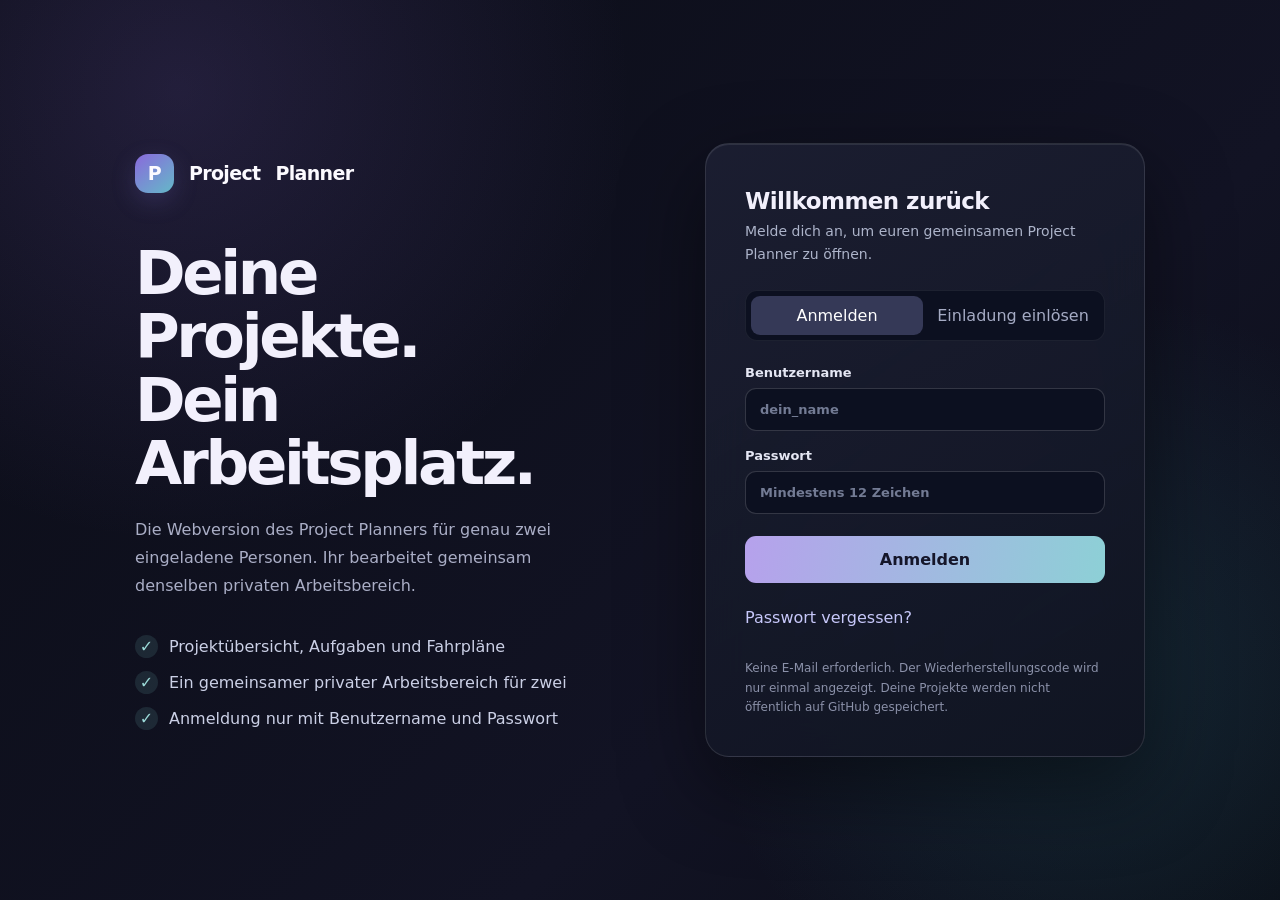
<file: docs/index.html>
<!doctype html>
<html lang="de"><head><meta charset="utf-8"><meta name="robots" content="noindex,nofollow,noarchive"><meta name="viewport" content="width=device-width, initial-scale=1"><meta name="referrer" content="no-referrer"><title>Project Planner · Anmelden</title><meta name="theme-color" content="#0b0d17"><link rel="stylesheet" href="./cloud/auth.css"><script type="module" src="./cloud/auth.js"></script></head>
<body><main class="layout">
<section class="intro"><div class="brand"><span class="mark">P</span>Project <strong>Planner</strong></div><h1>Deine Projekte.<br>Dein Arbeitsplatz.</h1><p>Die Webversion des Project Planners für genau zwei eingeladene Personen. Ihr bearbeitet gemeinsam denselben privaten Arbeitsbereich.</p><ul class="feature-list"><li>Projektübersicht, Aufgaben und Fahrpläne</li><li>Ein gemeinsamer privater Arbeitsbereich für zwei</li><li>Anmeldung nur mit Benutzername und Passwort</li></ul></section>
<section class="panel" aria-labelledby="form-title"><h2 id="form-title">Willkommen zurück</h2><p id="form-description">Melde dich an, um euren gemeinsamen Project Planner zu öffnen.</p>
<div class="tabs" role="tablist"><button type="button" id="tab-login" class="selected" aria-selected="true">Anmelden</button><button type="button" id="tab-signup" aria-selected="false">Einladung einlösen</button></div>
<form id="auth-form">
<label id="username-label">Benutzername<input required type="text" id="username" name="username" autocomplete="username" placeholder="dein_name" maxlength="24" minlength="3" pattern="[A-Za-z][A-Za-z0-9_]{2,23}"></label>
<label id="password-label">Passwort<input required type="password" id="password" name="password" autocomplete="current-password" minlength="12" maxlength="72" placeholder="Mindestens 12 Zeichen"></label>
<label id="invite-label" hidden>Persönlicher Einladungscode<input id="invite-code" type="text" autocomplete="off" autocapitalize="off" spellcheck="false" minlength="48" maxlength="48" placeholder="48-stelliger Einladungscode"></label>
<label id="confirm-label" hidden>Passwort wiederholen<input type="password" id="confirm" name="confirm" autocomplete="new-password" minlength="12" maxlength="72"></label>
<label id="recovery-label" hidden>Einmaliger Wiederherstellungscode<input type="text" id="recovery-code" name="recovery-code" autocapitalize="off" autocomplete="off" spellcheck="false" minlength="48" maxlength="48" placeholder="48-stelliger Sicherheitscode"></label>
<p id="recovery-instruction" hidden>Der Code wurde bei deiner Kontoerstellung angezeigt. Ohne E-Mail gibt es keine andere automatische Passwortwiederherstellung.</p>
<button class="submit" id="submit" type="submit">Anmelden</button>
<button class="secondary" type="button" id="reset-link">Passwort vergessen?</button>
<button class="secondary" type="button" id="cancel-recovery" hidden>Zurück zum Login</button>
</form>
<section id="recovery-output" hidden aria-live="polite"><h3>Dein Wiederherstellungscode</h3><p id="recovery-output-message"></p><code id="recovery-output-code" style="display:block;overflow-wrap:anywhere;user-select:all;margin:1rem 0"></code><button class="secondary" id="copy-recovery" type="button">Code kopieren</button><button class="submit" id="enter-planner" type="button">Zum Project Planner</button><button class="secondary" id="return-login" type="button">Zur Anmeldung</button></section>
<div id="notice" class="message" role="status" aria-live="polite" hidden></div><div class="footer">Keine E-Mail erforderlich. Der Wiederherstellungscode wird nur einmal angezeigt. Deine Projekte werden nicht öffentlich auf GitHub gespeichert.</div>
</section></main></body></html>
</file>
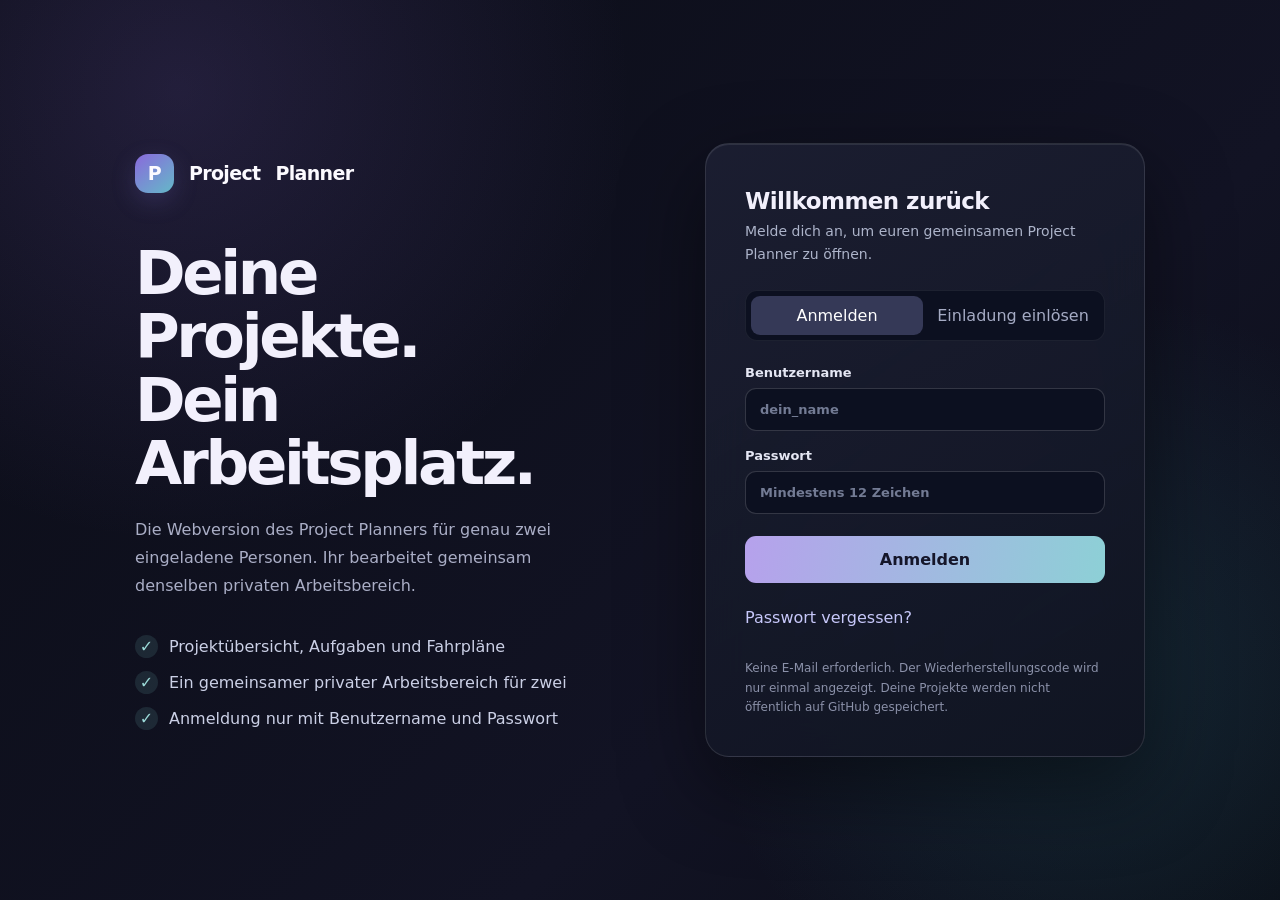
<file: docs/planner.html>
<!doctype html>
<html lang="de"><head><meta charset="utf-8"><meta name="robots" content="noindex,nofollow,noarchive"><meta name="referrer" content="no-referrer"><meta name="viewport" content="width=device-width,initial-scale=1"><meta name="theme-color" content="#09090d"><title>Project Planner</title><link rel="stylesheet" href="./style.css"><link rel="stylesheet" href="./annotation-layer.css"><script src="./annotation-layer.js" defer></script><script src="./annotation-desktop.js" defer></script><link rel="stylesheet" href="./experience.css"><link rel="stylesheet" href="./orbit.css?v=20261123-fileclick-fix"><link rel="stylesheet" href="./theme-v26.css"><link rel="stylesheet" href="./quality-v27.css"><link rel="stylesheet" href="./quality-v28.css"><script>window.PlannerCloudReady=new Promise(resolve=>window.__cloudReadyResolve=resolve);</script><script type="module" src="./cloud/runtime.js"></script><script src="./app.js?v=20261124-gd2" defer></script><link rel="stylesheet" href="./delete-confirm.css"><script src="./delete-confirm.js" defer></script><link rel="stylesheet" href="./unsaved-guard.css"><script src="./unsaved-guard.js" defer></script><script src="./experience.js?v=20261124-gd2" defer></script><script src="./orbit.js?v=20261123-fileclick-fix" defer></script><script src="./file-context.js?v=20261123-fileclick-fix" defer></script><script src="./file-viewer.js?v=20261123-fileclick-fix" defer></script><script src="./quality-v27.js" defer></script><script src="./quality-v28.js?v=20261123-fileclick-fix" defer></script><script src="./checklist.js?v=20261124-gd2" defer></script><link rel="stylesheet" href="./notification-center.css"><link rel="stylesheet" href="./layout-consistency.css"><script src="./conflict-v31.js" defer></script><script src="./notification-center.js" defer></script><link rel="stylesheet" href="./cloud/web-ui.css"><link rel="stylesheet" href="./file-viewer.css"><link rel="stylesheet" href="./checklist.css?v=20261124-gd2"></head>
<body class="cloud-pending"><section id="cloud-gate" class="cloud-gate" role="status"><div class="cloud-gate-card"><strong>Project Planner</strong><p id="cloud-gate-message">Dein Konto und deine Projektdaten werden überprüft …</p><a href="./index.html">Zur Anmeldung</a></div></section><div class="background-grid" aria-hidden="true"></div><div id="app" class="app-frame redesigned-app">
<header class="main-navigation"><div class="brand-row"><div class="brand-mark"><span></span><span></span><span></span></div><div class="brand-name">Project <strong>Planner</strong></div></div><nav id="primary-nav" class="side-links" aria-label="Hauptnavigation"></nav><div class="nav-tools"><button class="search-trigger" data-action="search"><span id="search-symbol"></span><span>Suchen</span><kbd>Ctrl K</kbd></button><button type="button" id="diagnostics-open" class="icon-btn diagnostics-bell" aria-label="Fehlerzentrale öffnen" aria-controls="diagnostics-panel" aria-expanded="false" title="Fehlerzentrale"></button><button type="button" id="trash-open" class="icon-btn trash-open" aria-label="Papierkorb öffnen" title="Papierkorb" data-action="open-trash"><span id="trash-open-icon"></span><span id="trash-badge" class="trash-count" hidden>0</span></button><button class="icon-btn" data-action="open-settings" aria-label="Einstellungen"><span id="settings-icon"></span></button></div><div class="cloud-user-tools"><span id="cloud-email"></span><button type="button" id="cloud-logout" class="btn mini">Abmelden</button></div></header>
<div class="topic-filter-bar"><div id="sidebar-categories" class="category-filters"></div><button class="add-filter" data-action="add-category">+ Projekt</button></div>
<div class="workspace"><div class="topbar"><div id="breadcrumb" class="breadcrumb"></div><button type="button" id="top-checklist-tab" class="top-checklist-tab" data-nav="checklist" aria-label="Checkliste öffnen">✓ Checkliste</button><button id="top-settings-icon" data-action="open-settings" class="icon-btn top-settings" aria-label="Einstellungen"></button></div><main id="view" tabindex="-1"></main></div>
</div><button id="save-indicator" class="save-indicator" type="button" data-mode="saved" aria-live="polite" title="Speicherstatus">Gespeichert</button><dialog id="modal" class="modal-shell"></dialog><dialog id="search-modal" class="modal-shell search-dialog"><div class="search-modal-head"><span id="search-dialog-symbol"></span><input id="quick-search-input" placeholder="Dateiname, PDF, Bilder, Aufgaben oder Bereiche suchen …" autocomplete="off" aria-label="Suche"><kbd>Esc</kbd></div><div class="search-scope-bar" role="group" aria-label="Suchbereich"><button type="button" data-search-scope="all" class="active" aria-pressed="true">Alle</button><button type="button" data-search-scope="file" aria-pressed="false">Dateien</button><button type="button" data-search-scope="project" aria-pressed="false">Bereiche</button><button type="button" data-search-scope="task" aria-pressed="false">Aufgaben</button><button type="button" data-search-scope="note" aria-pressed="false">Notizen</button><select id="search-file-type" class="field-select" hidden aria-label="Dateityp wählen"><option value="all">Alle Dateitypen</option><option value="pdf">PDF</option><option value="image">Bilder</option><option value="word">Word / Text</option><option value="sheet">Excel / Tabellen</option><option value="media">Audio / Video</option><option value="other">Sonstige</option></select></div><div id="quick-search-results"></div></dialog><div id="toast" class="toast" role="status" aria-live="polite"></div><section id="diagnostics-panel" class="diagnostics-panel" popover="manual" aria-labelledby="diagnostics-title" role="region"><header class="diagnostics-head"><div><h2 id="diagnostics-title">Fehlerzentrale</h2><p id="diagnostics-caption">Lokale Fehlermeldungen</p></div><button type="button" id="diagnostics-close" class="icon-btn" aria-label="Fehlerzentrale schließen" title="Schließen">×</button></header><div class="diagnostics-toolbar"><button class="btn mini" data-diagnostics-action="read">Alle als gelesen</button><button class="btn mini" data-diagnostics-action="clear">Verlauf leeren</button><button class="btn mini" data-diagnostics-action="copy">Diagnose kopieren</button></div><div id="diagnostics-list" class="diagnostics-list" aria-live="off"></div><div class="diagnostics-footer" id="diagnostics-footer">Nur auf diesem Computer gespeichert</div></section>
</body></html>
</file>
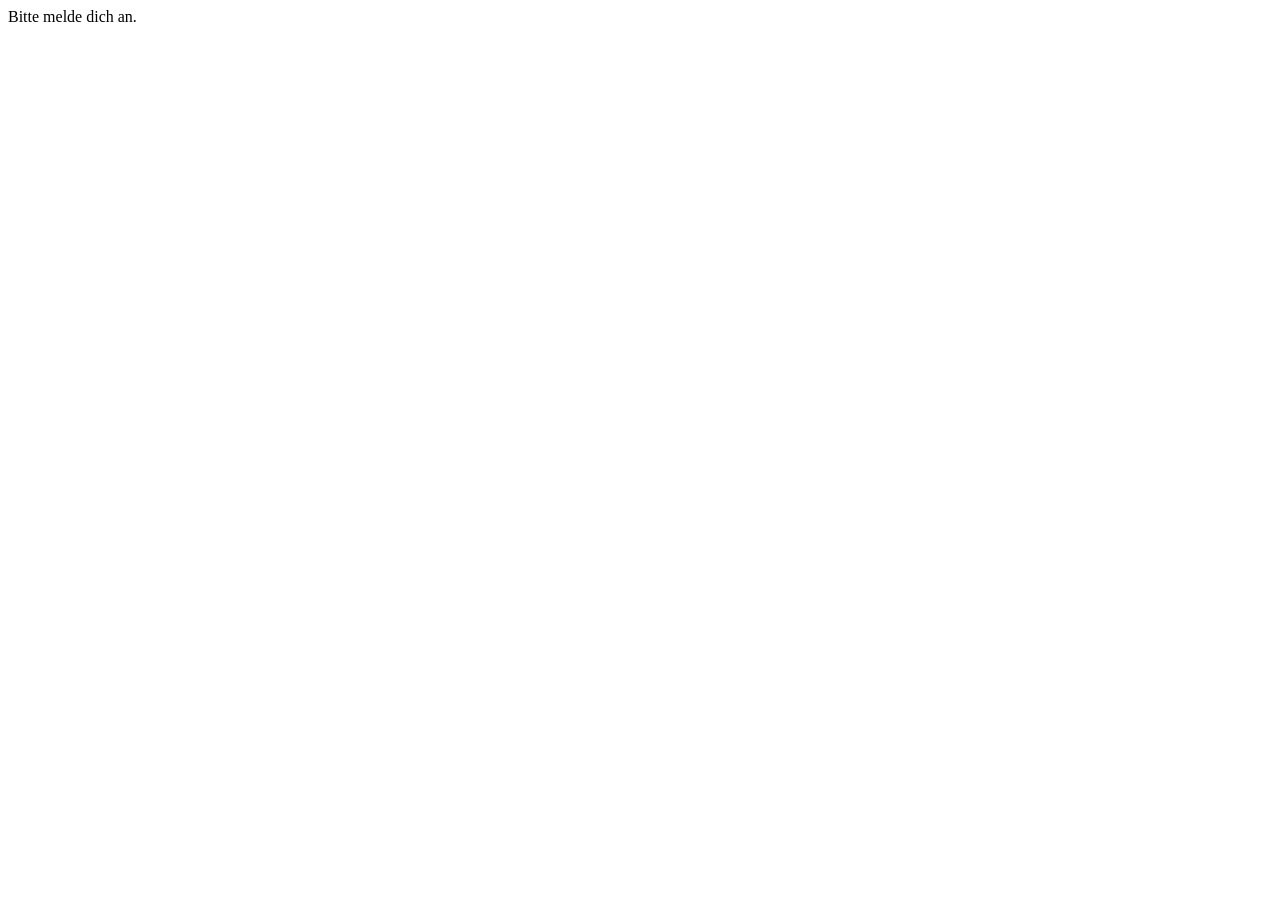
<file: docs/cloud/download.html>
<!doctype html><html lang="de"><meta charset="utf-8"><title>Project Planner – Datei herunterladen</title><body>Die Datei wird geladen …<script type="module">
import {getClient} from './client.js';import {readSession} from './session.js';import {makeStorage} from './storage.js';
const session=readSession();const id=new URLSearchParams(location.search).get('id');
if(!session||!/^[a-f0-9]{24}$/.test(id||'')){document.body.textContent='Bitte melde dich an.';throw Error('Session or file id invalid')}
try{const sb=await getClient(),storage=makeStorage(sb,session);const p=`${session.user_id}/${id}.bin`;const {data,error}=await storage.from('planner-files').download(p);if(error)throw error;const link=document.createElement('a');link.href=URL.createObjectURL(data);link.download='Anhang-'+id+'.bin';link.click();document.body.textContent='Download gestartet.';setTimeout(()=>URL.revokeObjectURL(link.href),10000)}catch(_e){document.body.textContent='Datei nicht verfügbar.'}
</script></body></html>
</file>
<file: docs/cloud/auth.css>
:root{color-scheme:dark;font-family:Inter,ui-sans-serif,system-ui,-apple-system,Segoe UI,sans-serif}*{box-sizing:border-box}body{margin:0;min-height:100svh;color:#f2f0fc;background:#090b13}button,input{font:inherit}button{cursor:pointer}body::before{position:fixed;inset:0;z-index:-1;content:'';background:radial-gradient(circle at 14% 10%,#6d54aa3b 0,transparent 33%),radial-gradient(circle at 85% 75%,#286b7840,transparent 30%),linear-gradient(135deg,#0b0d17,#121324 65%,#0b0e17)}.layout{min-height:100svh;max-width:1130px;padding:clamp(22px,5vw,60px);margin:auto;display:grid;grid-template-columns:1.05fr minmax(320px,440px);align-items:center;gap:clamp(20px,7vw,110px)}.brand{display:flex;align-items:center;gap:15px;color:#fcfaff;font-size:19px;letter-spacing:-.035em;font-weight:650}.mark{height:39px;width:39px;display:grid;place-items:center;border-radius:13px;background:linear-gradient(140deg,#8a69dc,#64b9c8);box-shadow:0 8px 25px #786cc83a;font-weight:900}.intro h1{font-size:clamp(34px,5vw,61px);letter-spacing:-.055em;line-height:1.04;margin:48px 0 22px;max-width:610px}.intro p{font-size:16px;color:#aaaec6;line-height:1.75;max-width:510px}.feature-list{display:grid;gap:13px;padding:0;list-style:none;color:#cbd0e6;margin-top:35px}.feature-list li:before{content:'✓';display:inline-grid;place-items:center;margin-right:11px;width:23px;height:23px;border-radius:50%;background:#6aa6a929;color:#9cdbd9}.panel{border:1px solid #ffffff1d;background:linear-gradient(150deg,#1d2034d9,#101421f0);padding:clamp(25px,4vw,39px);border-radius:24px;box-shadow:0 30px 85px #0007,0 1px 0 #ffffff16 inset;backdrop-filter:blur(20px)}.panel h2{font-size:23px;letter-spacing:-.025em;margin:5px 0}.panel>p{color:#adb4ca;font-size:14px;line-height:1.65;margin:6px 0 24px}.tabs{background:#0c1020;border:1px solid #ffffff12;display:grid;grid-template-columns:1fr 1fr;gap:4px;border-radius:12px;padding:5px;margin:0 0 24px}.tabs button{border:0;color:#a5abc4;background:none;padding:10px;border-radius:9px}.tabs .selected{color:#fff;background:#353957}form{display:grid;gap:17px}label{display:grid;gap:8px;color:#e4e6f3;font-size:13px;font-weight:600}input{border:1px solid #ffffff29;border-radius:11px;padding:13px 14px;color:#f5f5fd;background:#0c1020;outline:none;width:100%}input:focus{border-color:#af9ef0;box-shadow:0 0 0 3px #9e8dd12b}input::placeholder{color:#737b94}.submit{border:0;background:linear-gradient(100deg,#b6a1ec,#8dd0d6);color:#15162a;font-weight:700;padding:14px;border-radius:11px;margin-top:5px}.submit:disabled{opacity:.55;cursor:wait}.secondary{background:none;border:0;padding:8px 0;color:#c7c8fa;text-align:left}.message{margin-top:14px;padding:13px 14px;border-radius:11px;color:#ffd5d7;background:#572e433b;border:1px solid #a6516550;font-size:13px;line-height:1.5;white-space:pre-wrap}.message.ok{color:#b8efe1;border-color:#458a6d7a;background:#1c634333}.footer{font-size:12px;color:#8b91a9;margin-top:24px;line-height:1.6}.footer a{color:#b4caf9} .muted{color:#9a9fb8} [hidden]{display:none!important}@media(max-width:770px){.layout{grid-template-columns:1fr;gap:24px;padding:28px 18px}.intro h1{margin:24px 0;font-size:34px}.intro p{font-size:14px}.intro .feature-list{display:none}.panel{max-width:530px;width:100%;margin:auto}}
</file>
<file: docs/style.css>
:root{color-scheme:dark;font-family:Inter,"Segoe UI Variable Text","Segoe UI",system-ui,sans-serif;--bg:#07090d;--surface:rgba(25,27,35,.71);--surface-strong:rgba(30,31,40,.94);--line:rgba(234,234,255,.13);--line-hi:rgba(255,255,255,.21);--text:#f6f6fb;--sub:#c5c5d1;--muted:#9091a4;--accent:#bcabf8;--mint:#83dec6;--red:#f08e9a;--amber:#f6c28c;--radius:23px;--shadow:0 23px 60px rgba(0,0,0,.35),inset 0 1px 0 rgba(255,255,255,.12)}
*{box-sizing:border-box}html{scrollbar-color:#343642 transparent;min-width:320px}body{margin:0;background:var(--bg);color:var(--text);min-height:100vh;font-size:14px;letter-spacing:.005em;line-height:1.48}button,input,select,textarea{font:inherit}button{color:inherit;cursor:pointer}button:disabled{opacity:.4;cursor:not-allowed}a{color:inherit}button:focus-visible,a:focus-visible,input:focus-visible,textarea:focus-visible,select:focus-visible,[tabindex]:focus-visible{outline:2px solid #d5caff;outline-offset:3px}::selection{background:#9785d388;color:#fff}.background-grid{position:fixed;inset:0;pointer-events:none;z-index:-1;background:radial-gradient(ellipse 74vw 65vh at 84% -15%,rgba(82,74,136,.27),transparent),radial-gradient(ellipse 55vw 75vh at 14% 115%,rgba(54,91,95,.15),transparent),linear-gradient(155deg,#0a0b11,#090a0e 50%,#06070a)}.background-grid:after{content:"";position:absolute;inset:0;opacity:.16;background-image:linear-gradient(rgba(255,255,255,.035) 1px,transparent 1px),linear-gradient(90deg,rgba(255,255,255,.035) 1px,transparent 1px);background-size:58px 58px;mask-image:radial-gradient(ellipse at center,#000,transparent 83%)}
.app-frame{max-width:2000px;display:grid;grid-template-columns:248px minmax(0,1fr);min-height:100vh;margin:auto}.glass-panel,.glass{background:linear-gradient(148deg,rgba(255,255,255,.085),rgba(255,255,255,.034) 45%,rgba(255,255,255,.018)),var(--surface);border:1px solid var(--line);box-shadow:var(--shadow);backdrop-filter:blur(24px) saturate(1.25);-webkit-backdrop-filter:blur(24px) saturate(1.25)}.sidebar{position:sticky;top:0;height:100vh;display:flex;flex-direction:column;overflow:auto;border-radius:0;border-top:0;border-bottom:0;border-left:0;background:linear-gradient(160deg,rgba(26,27,36,.88),rgba(13,14,20,.96));box-shadow:inset -1px 0 rgba(255,255,255,.07)}.brand-row{display:flex;align-items:center;gap:12px;padding:35px 22px 40px}.brand-mark{width:35px;height:35px;position:relative;transform:rotate(-16deg);filter:drop-shadow(0 6px 14px #b8a2fb55)}.brand-mark span{position:absolute;display:block;width:19px;height:19px;border:1px solid #fff8;transform:rotate(45deg);border-radius:5px;background:linear-gradient(145deg,#bca9f8,#7777c4);top:8px;left:8px;box-shadow:inset 0 2px 3px #ffffff66}.brand-mark span:nth-child(2){top:4px;left:12px;opacity:.56}.brand-mark span:nth-child(3){top:12px;left:4px;opacity:.55}.brand-name{font-size:16px;white-space:nowrap;letter-spacing:-.045em}.brand-name strong,.mobile-brand strong{font-weight:730}.sidebar-section{padding:0 13px}.side-item,.sidebar-option{width:100%;border:1px solid transparent;background:transparent;border-radius:12px;min-height:43px;color:#c5c6d1;display:flex;align-items:center;gap:12px;text-align:left;padding:9px 13px;margin:3px 0;transition:background .15s,border .15s,color .15s}.side-item svg,.sidebar-option svg{width:18px;height:18px;flex-shrink:0;opacity:.87}.side-item:hover,.sidebar-option:hover{background:#ffffff09;color:#fff}.side-item.active{background:linear-gradient(105deg,#a998f524,#9a9af50a);color:white;border-color:#b4a1fc26;box-shadow:inset 3px 0 0 #baa8fe}.side-item span.label{flex:1;overflow:hidden;text-overflow:ellipsis;white-space:nowrap}.side-count{font-size:11px;color:#8e90a1;font-variant-numeric:tabular-nums}.sidebar-heading{display:flex;justify-content:space-between;align-items:center;font-size:10px;color:#84869a;font-weight:750;letter-spacing:.18em;margin:28px 13px 12px}.category-section{overflow:auto;min-height:80px}.side-category{margin-bottom:3px}.cat-dot{display:inline-flex;width:22px;height:22px;align-items:center;justify-content:center;border-radius:7px;background:color-mix(in srgb,var(--cat) 16%,transparent);color:var(--cat);flex-shrink:0}.cat-dot svg{width:14px;height:14px}.drag-handle{cursor:grab;opacity:.45;user-select:none;font-size:15px;letter-spacing:-3px}.side-category .drag-handle{margin-left:auto}.sidebar-bottom{margin-top:auto;padding:20px 13px 22px;border-top:1px solid #ffffff10}.privacy-line{margin:16px 13px 0;color:#787d90;font-size:11px;display:flex;gap:8px;align-items:center}.online-dot{width:7px;height:7px;background:#88d6b6;border-radius:50%;box-shadow:0 0 13px #88d6b655}
.workspace{min-width:0}.topbar{height:84px;border-bottom:1px solid #ffffff12;display:flex;align-items:center;justify-content:space-between;gap:16px;padding:0 clamp(20px,3.8vw,56px);backdrop-filter:blur(12px);position:sticky;top:0;z-index:20;background:rgba(9,9,14,.52)}.breadcrumb{color:var(--muted);font-size:12px;display:flex;align-items:center;gap:10px;letter-spacing:.025em}.breadcrumb strong{color:#deddea;font-weight:550}.top-actions{display:flex;align-items:center;gap:10px}.search-trigger{display:flex;align-items:center;gap:10px;height:38px;color:#a9a7b6;border:1px solid #ffffff1c;border-radius:11px;background:#ffffff07;padding:0 10px;font-size:12px}.search-trigger:hover,.icon-btn:hover{border-color:#ffffff45;background:#ffffff0e}.search-trigger svg{width:16px;height:16px}.search-trigger kbd,.search-dialog kbd{margin-left:22px;color:#77788b;border:1px solid #ffffff1b;border-radius:5px;padding:2px 5px;font:10px system-ui}.icon-btn{display:grid;place-items:center;background:#ffffff08;border:1px solid #ffffff1a;border-radius:11px;min-width:37px;height:37px}.icon-btn svg{width:17px;height:17px}.icon-btn.small{min-width:25px;height:25px;background:transparent;border:none;color:#b4a8ca}.mobile-brand{display:none}.top-settings{display:none}
#view{padding:36px clamp(20px,3.8vw,56px) 90px;margin:0 auto;max-width:1540px}.page-heading{display:flex;align-items:flex-end;justify-content:space-between;gap:20px;margin-bottom:27px}.eyebrow{color:#a596d0;font-weight:700;font-size:10px;letter-spacing:.21em;text-transform:uppercase;margin:0 0 11px}.page-heading h1,.page-title{font-size:clamp(31px,3.4vw,48px);margin:0;font-weight:600;letter-spacing:-.063em;line-height:1.13}.page-heading p.lede,.lede{color:#a4a4b3;max-width:660px;margin:12px 0 0;font-size:13px}.heading-actions{display:flex;align-items:center;gap:9px;flex-wrap:wrap}.btn{display:inline-flex;align-items:center;gap:8px;justify-content:center;border-radius:11px;min-height:39px;padding:0 14px;font-weight:600;font-size:12px;border:1px solid #ffffff26;background:#ffffff0c;transition:transform .15s,background .15s,border .15s}.btn:hover{transform:translateY(-1px);background:#ffffff14;border-color:#ffffff46}.btn svg{width:16px;height:16px}.btn.primary{background:linear-gradient(128deg,#d0bafb,#a395e0);color:#171322;border-color:#f2e5ff50;box-shadow:0 9px 24px #af93e929}.btn.primary:hover{background:linear-gradient(128deg,#dcc9ff,#b9a7ed)}.btn.ghost{background:transparent}.btn.danger{color:#ffacb6;border-color:#e56f853e}.btn.mini{height:30px;min-height:30px;padding:0 10px;font-size:11px}.btn.full{width:100%}.muted{color:var(--muted)}.tiny{font-size:11px}.text-link{background:none;border:none;color:#b9a8f4;padding:0;text-decoration:none}.text-link:hover{color:#e2d4ff;text-decoration:underline}.inline-icon{width:15px;height:15px;vertical-align:-3px;flex-shrink:0}.empty{padding:30px 20px;text-align:center;border:1px dashed #ffffff1d;background:rgba(255,255,255,.019);border-radius:16px;color:#9394a4}.empty strong{display:block;color:#d4d3de;font-size:13px;margin-bottom:6px}.empty .btn{margin-top:17px}.surface-title{display:flex;align-items:center;justify-content:space-between;gap:10px;padding:1px 0 18px}.surface-title h2{margin:0;font-size:15px;font-weight:600;letter-spacing:-.027em}.surface-title small{color:var(--muted);font-size:11px}.surface-body{min-width:0}.widget-grid{display:grid;grid-template-columns:repeat(2,minmax(0,1fr));gap:18px;align-items:stretch}.widget{border-radius:23px;min-width:0;padding:23px 24px 22px;position:relative;overflow:hidden;min-height:252px}.widget.wide{grid-column:span 2}.widget:before{content:"";pointer-events:none;position:absolute;top:0;right:0;left:0;height:1px;background:linear-gradient(90deg,transparent,#ffffff66,transparent);opacity:.5}.widget-controls{display:flex;align-items:center;gap:5px;opacity:.55}.widget:hover .widget-controls{opacity:1}.handle-btn{border:none;background:none;color:#8a8b9d;font-size:15px;cursor:grab;padding:2px 8px}.widget-stat{display:flex;justify-content:space-between;align-items:center;gap:18px}.stat-ring{--p:0%;width:128px;height:128px;flex:none;border-radius:50%;background:conic-gradient(#bdaaf8 var(--p),#ffffff12 var(--p));display:grid;place-items:center;box-shadow:0 0 50px #aa92f414;position:relative}.stat-ring:before{content:"";position:absolute;inset:13px;border-radius:50%;background:#171820;border:1px solid #ffffff15}.stat-ring b{z-index:1;font-size:22px;font-weight:550;letter-spacing:-.07em}.stat-values{flex:1;display:grid;gap:12px}.stat-value{display:flex;align-items:center;justify-content:space-between;color:#acaaba;gap:12px;border-bottom:1px solid #ffffff0c;padding-bottom:8px;font-size:12px}.stat-value strong{color:#ededf7;font-size:14px;font-variant-numeric:tabular-nums}.project-grid{display:grid;grid-template-columns:repeat(auto-fit,minmax(215px,1fr));gap:13px}.project-card{position:relative;isolation:isolate;border:1px solid #ffffff20;background:linear-gradient(135deg,color-mix(in srgb,var(--cat) 12%,#1d1d27),#15151be8 75%);border-radius:18px;padding:19px 18px;min-height:167px;transition:transform .2s,box-shadow .2s,border .2s;overflow:hidden;cursor:pointer;text-align:left;display:flex;flex-direction:column;align-items:stretch;width:100%}.project-card:hover{transform:translateY(-4px) rotateX(2deg);box-shadow:0 16px 35px #0008;border-color:color-mix(in srgb,var(--cat) 65%,white)}.project-card:after{content:"";width:94px;height:94px;border:1px solid color-mix(in srgb,var(--cat) 40%,transparent);border-radius:27px;position:absolute;right:-27px;top:-37px;transform:rotate(32deg);box-shadow:inset 0 0 40px color-mix(in srgb,var(--cat) 14%,transparent);z-index:-1}.project-card .project-icon{width:37px;height:37px;border:1px solid color-mix(in srgb,var(--cat) 40%,transparent);background:color-mix(in srgb,var(--cat) 19%,transparent);color:var(--cat);display:grid;place-items:center;border-radius:12px;margin-bottom:17px}.project-card .project-icon svg{width:19px;height:19px}.project-card strong{font-size:14px;font-weight:620;line-height:1.25}.project-card small{display:block;color:#aaa9b8;margin-top:5px;white-space:nowrap;overflow:hidden;text-overflow:ellipsis}.progress-track{height:5px;background:#ffffff17;border-radius:20px;overflow:hidden;margin-top:14px}.progress-track>span{display:block;background:var(--cat,#bdaaf8);height:100%;border-radius:20px}.quick-task,.due-row,.file-row,.list-task{display:flex;align-items:center;gap:12px;border-bottom:1px solid #ffffff10;padding:11px 0;min-width:0}.quick-task:last-child,.due-row:last-child,.file-row:last-child,.list-task:last-child{border-bottom:none}.quick-task .task-main,.list-task .task-main,.file-row .file-main{flex:1;min-width:0}.quick-task .task-main strong,.list-task .task-main strong,.file-row strong{display:block;font-size:12.5px;font-weight:570;overflow:hidden;text-overflow:ellipsis;white-space:nowrap}.quick-task small,.list-task small,.file-row small{display:block;color:#8d91a2;font-size:11px;margin-top:3px;overflow:hidden;text-overflow:ellipsis;white-space:nowrap}.status-mark{width:22px;height:22px;border-radius:8px;border:1px solid color-mix(in srgb,var(--status) 55%,transparent);background:color-mix(in srgb,var(--status) 14%,transparent);display:grid;place-items:center;color:var(--status);flex-shrink:0}.status-mark svg{width:12px;height:12px}.row-open{background:transparent;border:0;color:#8e8ca3;padding:6px}.row-open:hover{color:white}.row-open svg{width:16px;height:16px}.tag{display:inline-flex;align-items:center;gap:5px;border:1px solid #ffffff19;border-radius:8px;padding:4px 7px;color:#b5b3c0;background:#ffffff07;font-size:10px;white-space:nowrap}.tag.color{color:var(--cat);border-color:color-mix(in srgb,var(--cat) 35%,transparent);background:color-mix(in srgb,var(--cat) 12%,transparent)}.tag.warn{color:#f2c090;background:#f2c09013;border-color:#f2c09035}.cat-tiles{display:grid;grid-template-columns:repeat(auto-fit,minmax(160px,1fr));gap:10px}.cat-tile{display:flex;align-items:center;gap:12px;border:1px solid #ffffff14;background:#ffffff08;border-radius:14px;padding:13px;text-align:left}.cat-tile:hover{background:#ffffff12}.cat-tile strong{font-size:12px;font-weight:600}.cat-tile small{color:#9191a2;font-size:11px;display:block}.cat-tile .cat-dot{width:35px;height:35px;border-radius:11px}.cat-tile .cat-dot svg{width:19px;height:19px}.hero-strip{min-height:149px;border-radius:24px;position:relative;margin-bottom:26px;display:flex;align-items:center;justify-content:space-between;padding:24px 30px;overflow:hidden;background:linear-gradient(110deg,rgba(44,38,66,.63),rgba(20,21,28,.84) 48%,rgba(28,33,36,.5));border:1px solid #b4a5f02c;box-shadow:0 18px 40px #0003,inset 0 1px 0 #ffffff24}.hero-strip strong{font-size:19px;font-weight:570;letter-spacing:-.045em;display:block}.hero-strip .hero-meta{display:flex;gap:19px;color:#b2b0c2;font-size:11px;margin-top:15px}.hero-meta b{color:#f4f2fa}.orb-scene{position:absolute;right:50px;top:12px;width:180px;height:130px;perspective:400px;pointer-events:none}.orb-scene .orb{position:absolute;left:45px;top:6px;width:105px;height:105px;border-radius:34%;transform:rotateX(54deg) rotateZ(45deg);background:linear-gradient(135deg,#e5d5ff90,#7361a841 42%,#25213352);border:1px solid #e5daff7d;box-shadow:17px 22px 45px #9d83fa1c,inset 5px 5px 14px #e7cefc65,inset -14px -15px 20px #25202b99;animation:orb-float 8s ease-in-out infinite}.orb-scene .orb.orb-back{top:25px;left:68px;width:82px;height:82px;border-radius:31%;opacity:.57;transform:rotateX(54deg) rotateZ(25deg);background:linear-gradient(135deg,#c1e6df99,#7770a544,#131420)}@keyframes orb-float{0%,100%{translate:0 0}50%{translate:0 -9px}}
.toolbar{display:flex;align-items:center;justify-content:space-between;gap:14px;margin:0 0 17px;flex-wrap:wrap}.toolbar-left,.toolbar-right{display:flex;align-items:center;gap:9px;flex-wrap:wrap}.field-select,.text-field,.textarea{color:#edeef7;background:#191920;border:1px solid #ffffff22;border-radius:11px;padding:10px 12px;width:100%;min-width:0;outline:none}.field-select:focus,.text-field:focus,.textarea:focus{border-color:#b5a2fb88;box-shadow:0 0 0 3px #b6a3fb15}.field-select{max-width:250px;cursor:pointer}.toolbar .field-select{width:220px}.filter-input{min-width:180px;max-width:270px}.segmented{display:flex;align-items:center;border-radius:11px;background:#ffffff07;border:1px solid #ffffff16;padding:3px;gap:1px}.segmented button{background:transparent;border:0;color:#aaa9b8;border-radius:8px;padding:7px 11px;font-size:11px}.segmented button.active{background:#b8a0f126;color:#f6efff}.task-table{border-radius:20px;padding:5px 22px}.task-table-head{display:grid;grid-template-columns:minmax(230px,1.6fr) 135px 135px 90px 115px 34px;gap:9px;padding:14px 0;color:#858799;text-transform:uppercase;font-size:10px;letter-spacing:.14em;border-bottom:1px solid #ffffff1c}.task-table-row{display:grid;grid-template-columns:minmax(230px,1.6fr) 135px 135px 90px 115px 34px;gap:9px;min-height:66px;align-items:center;border-bottom:1px solid #ffffff10}.task-table-row:last-child{border:0}.task-table-row>*{min-width:0}.task-title-cell{display:flex;align-items:center;gap:10px;min-width:0}.task-title-cell .task-name{overflow:hidden;text-overflow:ellipsis;white-space:nowrap}.task-title-cell .task-name strong{display:block;font-size:12.5px;font-weight:550}.task-title-cell .task-name small{display:block;font-size:10.5px;color:#8c8a9a}.task-table-row .field-select{font-size:11px;padding:7px;max-width:none;background:transparent}.task-table-row .field-select option{background:#17171e}.kanban{display:grid;grid-template-columns:repeat(3,minmax(220px,1fr));gap:15px;align-items:start;overflow-x:auto;padding-bottom:20px}.kanban-col{min-height:230px;border-radius:19px;padding:17px;background:linear-gradient(160deg,#ffffff09,#ffffff03);border:1px solid #ffffff17}.kanban-col.drag-over,.stage-card.drag-over{outline:2px dashed #c2aeff;outline-offset:-4px}.kanban-head{display:flex;justify-content:space-between;gap:10px;align-items:center;margin-bottom:15px}.kanban-head strong{font-size:12px;font-weight:620}.kanban-item{padding:15px;border-radius:14px;margin-bottom:10px;min-width:0;background:linear-gradient(135deg,rgba(49,47,62,.78),rgba(23,25,32,.96));border:1px solid #ffffff1c;box-shadow:0 8px 18px #0002;cursor:grab}.kanban-item:hover{border-color:#ffffff45}.kanban-item strong{display:block;font-weight:580;font-size:12px}.kanban-item small{display:block;color:#9394a6;font-size:10px;margin-top:7px}.kanban-item .tags{margin-top:12px;display:flex;gap:5px;flex-wrap:wrap}
.roadmap-scene{position:relative;padding:20px 0 30px;perspective:1200px}.roadmap-scene:before{content:"";position:absolute;left:22px;top:20px;bottom:36px;width:2px;background:linear-gradient(180deg,#bcabf8,#7ac7bb85,transparent);box-shadow:0 0 15px #baabf644}.stage-card{margin:0 0 16px 47px;border-radius:22px;padding:22px 25px 18px;position:relative;transition:transform .18s,border-color .18s;transform-style:preserve-3d}.stage-card:before{content:"";position:absolute;left:-34px;top:39px;width:10px;height:10px;border:3px solid #bdaaf8;border-radius:50%;background:#11111b;box-shadow:0 0 16px #bdaaf859}.stage-card:hover{transform:translateY(-2px) rotateX(.5deg)}.stage-top{display:flex;align-items:flex-start;justify-content:space-between;gap:18px}.stage-index{color:#bbaaef;font-size:10px;font-weight:700;letter-spacing:.12em;margin:0 0 8px}.stage-top h3{margin:0;font-size:17px;font-weight:600;letter-spacing:-.034em}.stage-top p{margin:6px 0 0;color:#9999a9;font-size:12px}.stage-actions{display:flex;gap:5px;align-items:center}.stage-progress{margin:19px 0 5px;display:flex;align-items:center;gap:14px}.stage-progress .progress-track{margin:0;flex:1}.stage-progress small{font-size:10px;color:#9d9dae;white-space:nowrap}.stage-task-row{display:flex;justify-content:space-between;align-items:center;gap:10px;min-height:40px;border-top:1px solid #ffffff10;padding:9px 0}.stage-task-row button{background:none;border:0;text-align:left;color:#d6d6df;font-size:12px;padding:0}.stage-task-row button:hover{color:#fff}.stage-task-row .tag{flex-shrink:0}.stage-tasks{padding-top:12px}.stage-footer{display:flex;justify-content:space-between;align-items:center;gap:10px;margin-top:9px}.category-editor,.status-editor{display:grid;gap:10px}.edit-row{display:flex;align-items:center;gap:10px;background:#ffffff07;border:1px solid #ffffff18;padding:13px;border-radius:13px}.edit-row .grow{flex:1;min-width:0}.edit-row strong{display:block;font-size:12px;font-weight:600}.edit-row small{display:block;font-size:11px;color:#9696a5;margin-top:3px}.edit-row .btn{flex-shrink:0}.option-grid{display:grid;grid-template-columns:repeat(6,1fr);gap:8px}.icon-choice{height:47px;background:#ffffff08;border:1px solid #ffffff1a;border-radius:12px;display:grid;place-items:center}.icon-choice svg{height:20px;width:20px}.icon-choice.active{border-color:#c3b2fe;background:#bdaaf82a;color:#dacdff}.color-row{display:flex;align-items:center;gap:9px;flex-wrap:wrap}.color-swatch{height:29px;width:29px;border-radius:9px;border:2px solid #ffffff30;background:var(--swatch);padding:0}.color-swatch.active{outline:2px solid #ffffffb5;outline-offset:2px}.custom-color{height:34px;width:47px;border:0;background:transparent;padding:0;cursor:pointer}.modal-shell{width:min(96vw,590px);max-height:min(90vh,920px);color:var(--text);background:linear-gradient(147deg,#2b2a34,#181920 43%,#14151b);border:1px solid #ffffff35;border-radius:25px;box-shadow:0 30px 100px #000c,inset 0 1px #ffffff29;padding:0;overflow:auto}.modal-shell::backdrop{background:rgba(1,2,6,.79);backdrop-filter:blur(8px)}.modal-head{display:flex;align-items:flex-start;justify-content:space-between;gap:18px;padding:25px 27px 18px;border-bottom:1px solid #ffffff13}.modal-head h2{font-size:21px;font-weight:600;letter-spacing:-.045em;margin:0}.modal-head p{font-size:12px;color:#9c9eac;margin:5px 0 0}.modal-content{padding:23px 27px 26px}.form-field{display:block;margin-bottom:18px}.form-field>span,.field-label{display:block;color:#adaebc;font-weight:600;font-size:11px;margin-bottom:8px}.form-field .text-field{width:100%}.form-two{display:grid;grid-template-columns:1fr 1fr;gap:13px}.textarea{min-height:112px;resize:vertical}.modal-footer{display:flex;justify-content:space-between;align-items:center;gap:11px;flex-wrap:wrap;border-top:1px solid #ffffff17;padding-top:20px;margin-top:16px}.modal-footer .right{display:flex;gap:9px;margin-left:auto}.help{color:#88899b;font-size:11px;margin:8px 0}.dialog-section{margin-top:23px;padding-top:20px;border-top:1px solid #ffffff15}.dialog-section h3{font-size:13px;margin:0 0 12px;font-weight:600}.attach-drop{border:1px dashed #ffffff40;border-radius:14px;padding:18px;display:flex;gap:12px;align-items:center;justify-content:center;color:#aba9b9;background:#ffffff04;cursor:pointer;min-height:73px;font-size:12px}.attach-drop:hover,.attach-drop.is-over{border-color:#c8b4fe;background:#bdaaf80d}.attach-drop input{display:none}.attach-drop svg{width:22px;height:22px;color:#c0b1ee}.file-mini{display:flex;align-items:center;gap:9px;border:1px solid #ffffff13;padding:9px 11px;border-radius:10px;margin:7px 0}.file-mini strong{font-size:11px;font-weight:520;flex:1;min-width:0;overflow:hidden;text-overflow:ellipsis;white-space:nowrap}.file-mini small{color:#9698ab}.file-mini svg{width:16px;height:16px}.subtask-row{display:flex;align-items:center;gap:8px;border-bottom:1px solid #ffffff10;padding:7px 0}.subtask-row input[type=checkbox]{accent-color:#bba4f8}.subtask-row span{flex:1;color:#d8d6e0;font-size:12px}.subtask-row button{background:none;border:none;color:#aaa;font-size:18px}.subtask-add{display:flex;gap:7px;margin-top:10px}.subtask-add input{flex:1}.settings-layout{display:grid;grid-template-columns:repeat(2,minmax(0,1fr));gap:16px}.settings-panel{padding:22px;border-radius:20px;min-height:150px}.settings-panel h2{font-size:15px;font-weight:600;margin:0 0 9px}.settings-panel p{color:#9696a6;font-size:12px;margin:0 0 15px}.settings-panel .btn{margin-top:8px}.setting-toggle{display:flex;align-items:center;gap:11px;margin:13px 0;font-size:12px}.setting-toggle input{accent-color:#bfaeff;width:17px;height:17px}.widget-config{display:grid;gap:8px}.widget-config .edit-row{padding:10px 11px}.widget-config input{accent-color:#bfaeff}.file-grid{border-radius:20px;padding:10px 20px}.file-row .file-icon{display:grid;place-items:center;width:36px;height:40px;flex-shrink:0;background:#a89df019;border:1px solid #bdaaf83a;border-radius:10px;color:#d0bfff}.file-row .file-icon svg{width:20px;height:20px}.file-row .file-actions{display:flex;gap:7px}.file-row .file-actions .btn{padding:0 9px}.search-dialog{width:min(94vw,620px);overflow:hidden;top:-15vh}.search-modal-head{display:flex;align-items:center;gap:12px;padding:20px;border-bottom:1px solid #ffffff17}.search-modal-head svg{width:19px;height:19px;color:#b5a4ee}.search-modal-head input{background:none;border:0;outline:none;color:white;font-size:15px;flex:1;min-width:0}.search-modal-head kbd{margin:0}.search-results{padding:12px;max-height:450px;overflow:auto}.search-hit{width:100%;border:1px solid transparent;background:transparent;border-radius:12px;padding:12px 14px;display:flex;align-items:center;gap:12px;text-align:left}.search-hit:hover{background:#ffffff12;border-color:#ffffff14}.search-hit .search-text{flex:1;min-width:0}.search-hit strong{display:block;font-size:12px}.search-hit small{display:block;font-size:10px;color:#9d9dae}.toast{position:fixed;bottom:27px;right:28px;background:#23232c;border:1px solid #ffffff2a;box-shadow:0 14px 50px #0008;border-radius:12px;padding:12px 16px;color:#e8e8f1;z-index:2000;font-size:12px;opacity:0;transform:translateY(10px);pointer-events:none;transition:opacity .22s,transform .22s}.toast.show{opacity:1;transform:translateY(0)}.data-note{font-size:11px;color:#8b8c9e;margin-top:18px}.dragging{opacity:.4}.drag-over{outline:1px dashed #c2aeff;outline-offset:-2px}.warning{color:#ffabb5}.hidden{display:none!important}
@media(max-width:1100px){.app-frame{grid-template-columns:210px minmax(0,1fr)}.brand-row{padding:27px 18px 30px}.brand-name{font-size:14px}.task-table-head,.task-table-row{grid-template-columns:minmax(190px,1fr) 122px 92px 34px}.task-table-head>*:nth-child(3),.task-table-row>*:nth-child(3),.task-table-head>*:nth-child(5),.task-table-row>*:nth-child(5){display:none}.kanban{grid-template-columns:repeat(3,minmax(200px,1fr))}.orb-scene{right:20px}}
@media(max-width:800px){.app-frame{display:block;padding-bottom:61px}.sidebar{position:fixed;top:auto;bottom:0;height:64px;width:100%;z-index:50;border-radius:0;overflow:visible;border-top:1px solid #ffffff25;background:rgba(18,18,26,.97);box-shadow:0 -10px 40px #0005}.brand-row,.sidebar-heading,.category-section,.sidebar-bottom{display:none}.side-links{height:100%;padding:4px;display:flex;justify-content:space-around}.side-links .side-item{flex:1;flex-direction:column;justify-content:center;gap:1px;padding:3px 0;min-height:0;margin:0;font-size:10px;text-align:center;border:none}.side-item span.label{flex:0}.side-count{display:none}.side-item.active{box-shadow:none;background:#b8a1f019}.topbar{height:63px;padding:0 20px}.mobile-brand{display:block;font-size:15px;letter-spacing:-.05em}.breadcrumb{display:none}.top-settings{display:grid}.search-trigger span:not(:first-child),.search-trigger kbd{display:none}.search-trigger{min-width:39px;height:39px}.workspace{width:100%}#view{padding:25px 17px 90px}.page-heading h1{font-size:34px}.page-heading{align-items:flex-start}.hero-strip{padding:20px}.orb-scene{opacity:.5;right:-30px}.widget{padding:19px}.widget-grid{gap:13px}.widget.wide{grid-column:span 2}.settings-layout{grid-template-columns:1fr 1fr}}
@media(max-width:580px){.page-heading{display:block}.heading-actions{margin-top:20px}.widget-grid{grid-template-columns:minmax(0,1fr)}.widget.wide{grid-column:span 1}.widget{min-height:0}.hero-strip{min-height:125px}.orb-scene{transform:scale(.7);transform-origin:right center;opacity:.35}.stat-ring{width:102px;height:102px}.stat-ring:before{inset:10px}.widget-stat{gap:13px}.settings-layout{grid-template-columns:1fr}.form-two{grid-template-columns:1fr}.task-table{padding:5px 12px}.task-table-head,.task-table-row{grid-template-columns:minmax(140px,1fr) 100px 28px;gap:7px}.task-table-head>*:nth-child(4),.task-table-row>*:nth-child(4){display:none}.task-table-row .field-select{font-size:10px}.task-table-head>*:nth-child(6){display:block}.task-table-row>*:nth-child(6){display:block}.task-table-row .task-name small{max-width:130px;overflow:hidden;text-overflow:ellipsis}.kanban{grid-template-columns:repeat(3,minmax(235px,1fr))}.stage-card{margin-left:28px;padding:16px}.roadmap-scene:before{left:10px}.stage-card:before{left:-25px}.stage-top{gap:7px}.stage-top h3{font-size:15px}.modal-head{padding:20px}.modal-content{padding:19px}.file-row{flex-wrap:wrap}.file-actions{width:100%;justify-content:flex-end}.option-grid{grid-template-columns:repeat(5,1fr)}}
body.compact .widget{padding:15px 17px;min-height:150px}body.compact .task-table-row{min-height:46px}body.compact .stage-card{padding:14px 18px}body.reduce-motion *,body.reduce-motion *:before,body.reduce-motion *:after{animation:none!important;transition:none!important;scroll-behavior:auto!important}@media(prefers-reduced-motion:reduce){*,*:before,*:after{animation:none!important;transition:none!important;scroll-behavior:auto!important}}
</file>
<file: docs/annotation-layer.css>
/* Non-destructive document annotation; kept independent from the 3D hub. */
.pp-overlay-dialog{position:fixed;inset:0;width:100%;height:100%;max-width:none;max-height:none;margin:0;border:none;background:#101019;color:#f6f4fb;padding:clamp(12px,2vw,24px);overflow-y:auto;z-index:5000}
.pp-overlay-dialog::backdrop{background:#000d}
.pp-overlay-top{display:flex;justify-content:space-between;align-items:center;gap:15px;margin-bottom:12px}.pp-overlay-top div{display:flex;flex-direction:column;min-width:0}.pp-overlay-top small{letter-spacing:.12em;color:#bba9f1;font-size:10px}.pp-overlay-top strong{font-size:clamp(16px,2vw,24px);overflow-wrap:anywhere}
.pp-overlay-tools{display:flex;align-items:center;flex-wrap:wrap;gap:8px;margin-bottom:12px}.pp-overlay-tools button,.pp-overlay-top button{min-height:42px;padding:8px 13px;border-radius:9px;border:1px solid #ffffff49;background:#2c2838;color:#fff;cursor:pointer}.pp-overlay-tools button[aria-pressed="true"]{background:#65538b;border-color:#c5acf5}
.pp-overlay-tools label{display:inline-flex;gap:7px;align-items:center;min-height:42px}.pp-overlay-tools input[type="range"]{width:90px}.pp-overlay-feedback{font-size:12px;color:#c9bddf;min-height:20px}
.pp-overlay-scroll{display:flex;justify-content:center;align-items:start;overflow:auto;max-height:65vh;padding:12px;background:#1d1b26;border-radius:12px;overscroll-behavior:contain}
.pp-overlay-sheet{position:relative;display:block;width:min(100%,1000px);height:auto;flex-shrink:0;background:white;box-shadow:0 8px 32px #0008;overflow:hidden}
.pp-overlay-sheet img{display:block;width:100%;height:100%;position:absolute;inset:0;object-fit:fill;pointer-events:none;user-select:none}
.pp-overlay-sheet canvas{position:absolute;inset:0;width:100%;height:100%;display:block;touch-action:none;cursor:crosshair}
.pp-overlay-help{font-size:12px;color:#adaabb;line-height:1.5}
@media (max-width:600px){.pp-overlay-dialog{padding:max(10px,env(safe-area-inset-top)) 10px max(10px,env(safe-area-inset-bottom))}.pp-overlay-scroll{max-height:58vh}.pp-overlay-tools button{font-size:12px}}
</file>
<file: docs/experience.css>
/* Project Planner spatial edition · glass layers / variable-width horizontal rail */
:root{--bg:#09090e;--surface:rgba(20,20,29,.82);--line:rgba(239,235,255,.13);--text:#f6f4fb;--muted:#9fa0b0}
body{background:radial-gradient(ellipse 42% 55% at 0% 35%,rgba(79,54,105,.09),transparent),#08080c}
.background-grid{background:radial-gradient(ellipse 43% 42% at 12% 45%,rgba(70,38,97,.12),transparent),radial-gradient(ellipse 55% 40% at 100% 95%,rgba(47,55,99,.10),transparent),#09090e}
.background-grid:after{opacity:.08}
.app-frame.redesigned-app{display:block;width:100%;max-width:none;min-height:100vh}
.main-navigation{height:76px;padding:0 clamp(24px,4.8vw,80px);display:flex;align-items:center;gap:42px;border-bottom:1px solid #ffffff15;background:linear-gradient(180deg,rgba(24,21,30,.94),rgba(12,12,17,.94));position:relative;z-index:30}
.main-navigation .brand-row{display:flex;padding:0;margin:0;gap:13px;flex:none}
.main-navigation .brand-name{font-size:18px;letter-spacing:-.05em}
.main-navigation .brand-mark{width:28px;height:28px;transform:scale(.8) rotate(-14deg)}
.main-navigation #primary-nav{display:flex;align-items:center;gap:10px;flex:1;min-width:0}
.main-navigation .side-item{min-height:42px;margin:0;padding:10px 15px;width:auto;border-radius:10px;white-space:nowrap;font-weight:600;font-size:12px;letter-spacing:.015em}
.main-navigation .side-item.active{box-shadow:inset 0 -2px 0 #bbabff;background:rgba(183,164,246,.08);color:#f5edff}
.main-navigation .side-item svg{width:16px;height:16px;opacity:.82}
.main-navigation .nav-tools{display:flex;align-items:center;gap:11px}
.main-navigation .nav-tools .search-trigger{height:40px}
.main-navigation .nav-tools .search-trigger kbd{margin-left:14px}
.topic-filter-bar{display:flex;align-items:center;gap:10px;padding:11px clamp(24px,4.8vw,80px);border-bottom:1px solid #ffffff0b;background:#111016aa;min-height:58px}
.category-filters{display:flex;align-items:center;gap:7px;max-width:100%;overflow-x:auto;scrollbar-width:thin}
.topic-filter-bar .side-item{display:flex;width:auto;white-space:nowrap;min-height:32px;margin:0;padding:5px 12px;border-radius:28px;background:#ffffff06;color:#aaa8b8;font-size:11px;border:1px solid #ffffff12}
.topic-filter-bar .side-item.active{background:#b6a5fb1b;border:1px solid #c2acff56;box-shadow:none;color:#e0d6ff}
.topic-filter-bar .cat-dot{width:18px;height:18px}
.topic-filter-bar .cat-dot svg{width:12px;height:12px}
.topic-filter-bar .add-filter{flex:none;margin-left:auto;background:none;border:1px dashed #ffffff32;color:#a5a1b2;border-radius:20px;padding:7px 11px;font-size:11px}
.topic-filter-bar .add-filter:hover{border-color:#b2a0ee;color:white}
.workspace{width:100%;min-width:0}.workspace>.topbar{position:relative;height:52px;background:transparent;border:0;padding:0 clamp(24px,4.8vw,80px);backdrop-filter:none;display:flex;align-items:flex-end}
.workspace>.topbar .breadcrumb{font-size:10px;color:#777585;letter-spacing:.075em}.workspace>.topbar .breadcrumb strong{font-weight:500;color:#9a98a8}.workspace>.topbar .breadcrumb svg{width:12px;height:12px}
#view{max-width:none;margin:0;padding:15px clamp(24px,4.8vw,80px) 80px;overflow:hidden;min-height:calc(100vh - 196px)}
.page-heading{align-items:end;margin-bottom:24px}.page-heading h1{font-size:clamp(28px,3.1vw,45px);font-weight:750;letter-spacing:-.052em}.eyebrow{font-size:10px;color:#a4a1b6;letter-spacing:.17em;margin-bottom:10px}
.page-heading .heading-actions{gap:10px}.page-heading .btn{min-height:41px}
.spatial-heading .page-heading{margin-bottom:8px}.spatial-heading-row{display:flex;align-items:center;justify-content:space-between;margin:6px 0 18px;min-height:28px;color:#8c8a9c;font-size:11px;letter-spacing:.025em}
.spatial-nav{display:flex;gap:7px}.spatial-nav button{height:36px;width:37px;background:linear-gradient(135deg,#ffffff10,#ffffff05);border:1px solid #ffffff26;border-radius:11px;display:grid;place-items:center;transition:background .2s,transform .2s}.spatial-nav button:hover{background:#ffffff23;transform:translateY(-2px)}.spatial-nav button svg{width:16px;height:16px}.spatial-nav button:first-child svg{transform:rotate(180deg)}
.topic-track{display:flex;gap:23px;overflow-x:auto;overflow-y:hidden;overscroll-behavior-inline:contain;scroll-snap-type:x proximity;scroll-padding-inline:2px;padding:2px 3px 30px;scrollbar-color:#61566d #1a1921;scrollbar-width:thin;min-height:650px;align-items:stretch}
.topic-card{width:clamp(318px,32vw,423px);min-width:clamp(318px,32vw,423px);max-width:423px;scroll-snap-align:start;display:flex;flex-direction:column;overflow:hidden;border-radius:25px;border:1px solid rgba(255,255,255,.18);background:linear-gradient(152deg,#25232b99,#141318 43%,#0e0e13);box-shadow:inset 0 1px 1px #ffffff1b,0 18px 40px #00000050;position:relative;transition:transform .3s cubic-bezier(.2,.9,.3,1),box-shadow .3s,border-color .3s}
.topic-card:hover{transform:translateY(-5px);border-color:color-mix(in srgb,var(--topic) 56%,#ffffff44);box-shadow:inset 0 1px 1px #ffffff27,0 27px 55px #00000066,0 0 45px color-mix(in srgb,var(--topic) 12%,transparent)}
.topic-cover{height:305px;min-height:305px;position:relative;overflow:hidden;background:radial-gradient(ellipse 60% 53% at 63% 41%,color-mix(in srgb,var(--topic) 31%,transparent),transparent 79%),radial-gradient(ellipse 50% 50% at 100% 0%,color-mix(in srgb,var(--topic) 9%,transparent),transparent),linear-gradient(145deg,#55545d56,#27263044 60%,#1b1a22);border-bottom:1px solid #ffffff22}
.topic-cover:before{content:"";position:absolute;inset:0;background:linear-gradient(145deg,#ffffff13,transparent 40%),radial-gradient(ellipse at 35% 15%,#ffffff0b,transparent 60%);pointer-events:none;z-index:2}
.topic-cover:after{content:"";position:absolute;inset:auto 0 0;height:106px;pointer-events:none;background:linear-gradient(transparent,#111119bf 42%,#0e0f18e6);z-index:3}
.topic-cover-head{position:absolute;top:15px;left:17px;right:15px;display:flex;align-items:center;justify-content:space-between;z-index:6;font-size:10px;font-weight:750;letter-spacing:.11em;color:#d8d5dfbb}
.drag-topic{width:30px;height:29px;flex:none;cursor:grab;display:grid;place-items:center;font-size:19px;line-height:1;letter-spacing:-4px;text-indent:-3px;background:#ffffff0b;border:1px solid #ffffff20;border-radius:8px;color:#d2cdd5aa}.drag-topic:active{cursor:grabbing}
.topic-cover-title{background:none;text-align:left;border:0;color:white;position:absolute;left:18px;right:18px;bottom:16px;z-index:6;display:flex;flex-direction:column;padding:0}
.topic-cover-title strong{display:block;font-size:clamp(23px,2.2vw,29px);line-height:1.16;letter-spacing:-.06em;text-shadow:0 2px 5px #08040d;white-space:normal;word-break:break-word}
.topic-cover-title>span{font-size:11px;color:#bab6c4;margin-top:8px;line-height:1.5;min-height:16px;max-height:32px;overflow:hidden;display:-webkit-box;-webkit-line-clamp:2;-webkit-box-orient:vertical}
.topic-statline{min-height:39px;border-bottom:1px solid #ffffff23;background:linear-gradient(180deg,color-mix(in srgb,var(--topic) 8%,#191824),#13121a);display:flex;justify-content:space-between;align-items:center;padding:0 16px;gap:12px;font-size:10px;font-weight:600;color:#bcb8c7}
.topic-statline>span:last-child{color:color-mix(in srgb,var(--topic) 75%,#e5e4ef)}
.topic-list-heading{margin:0 18px;display:flex;align-items:center;justify-content:space-between;border-bottom:1px solid #ffffff14;padding:17px 0 13px}.topic-list-heading strong{color:var(--topic);font-size:11px;font-weight:750}.topic-list-heading small{color:#aaa7b7;font-size:10px}
.topic-tasklist{flex:1;padding:0 18px;min-height:204px}.topic-task{display:flex;align-items:center;gap:10px;min-height:67px;border-bottom:1px solid #ffffff16}.topic-task .circle-track{width:22px;height:22px;flex:none;border-radius:50%;border:1px solid #6a6576;background:#ffffff0b}.topic-task-name{min-width:0;flex:1;border:0;background:transparent;text-align:left;padding:0;color:#eeeaf3}.topic-task-name strong{display:-webkit-box;-webkit-line-clamp:2;-webkit-box-orient:vertical;overflow:hidden;font-size:11px;font-weight:650;line-height:1.42}.topic-task-name small{display:block;color:#928e9c;margin-top:4px;font-size:10px}.topic-status-action{flex:none;max-width:92px;overflow:hidden;text-overflow:ellipsis;white-space:nowrap;padding:8px 8px;border:1px solid #ffffff27;background:#ffffff09;border-radius:8px;font-size:10px;color:#cdc6d1}.topic-status-action:hover{border-color:var(--topic)}
.topic-task-empty{padding:34px 12px;text-align:center;color:#8a8696;font-size:12px}
.topic-bottom-actions{display:flex;align-items:center;gap:8px;padding:12px 18px 15px}.topic-all{height:40px;display:flex;justify-content:space-between;align-items:center;flex:1;padding:0 14px;border-radius:10px;border:1px solid #ffffff2d;background:#ffffff07;font-size:11px;font-weight:650}.topic-all:hover,.topic-add:hover{background:#ffffff15}.topic-all svg{width:17px;height:17px;color:var(--topic)}.topic-add{height:40px;width:40px;border-radius:10px;border:1px solid #ffffff24;background:#ffffff08;display:grid;place-items:center}.topic-add svg{width:16px;height:16px}
.topic-new-card{width:clamp(272px,27vw,380px);min-width:clamp(272px,27vw,380px);border-radius:25px;border:1px dashed #ffffff40;background:linear-gradient(142deg,#ffffff06,#ffffff02);display:flex;justify-content:center;align-items:center;flex-direction:column;gap:18px;color:#bab4c8;scroll-snap-align:start;min-height:601px}.topic-new-card>span,.file-orb-add>span{width:75px;height:75px;border-radius:50%;display:grid;place-items:center;background:#b09fe80d;border:1px solid #b09fe860}.topic-new-card>span svg{width:27px;height:27px}.topic-new-card strong{font-size:13px}.topic-new-card:hover{background:#ffffff0c;color:#fff;border-color:#b3a1e8}
.topic-card.drag-over,.roadmap-area.drag-over{border:2px solid var(--topic,#bba8f8)!important;filter:brightness(1.13)}.topic-card.dragging,.roadmap-area.dragging{opacity:.45}
/* Small spatial illustrations: true layered CSS transforms, continuously animated, color and symbol derived from the project. */
.spatial-art{position:absolute;width:260px;height:232px;top:40px;left:50%;transform:translateX(-50%);pointer-events:none;perspective:650px;filter:drop-shadow(0 25px 30px #00000060)}
.art-halo{position:absolute;left:40px;top:18px;width:189px;height:188px;border-radius:50%;background:radial-gradient(circle at 39% 38%,color-mix(in srgb,var(--topic) 55%,#8080802c),color-mix(in srgb,var(--topic) 22%,#0a0911) 48%,#0b0a119e 74%,transparent 75%);box-shadow:0 0 40px color-mix(in srgb,var(--topic) 24%,transparent);transform:rotate(-23deg)}
.art-orbit{position:absolute;border:1px solid color-mix(in srgb,var(--topic) 33%,transparent);border-radius:50%;transform:rotateX(68deg) rotateZ(-22deg);inset:40px 9px 16px;animation:orbit-turn 16s linear infinite}.orbit-b{inset:7px 49px 22px;transform:rotateY(60deg) rotateZ(32deg);animation-duration:22s;opacity:.7}
.art-spark{position:absolute;width:9px;height:9px;border-radius:50%;background:var(--topic);box-shadow:0 0 20px var(--topic);animation:spark-beat 3.5s ease-in-out infinite}.spark-a{left:43px;top:90px}.spark-b{right:30px;top:38px;animation-delay:-1.3s;width:6px;height:6px}.spark-c{right:33px;bottom:29px;animation-delay:-2s;width:5px;height:5px;opacity:.7}
.art-float{position:absolute;inset:24px 0 0;transform-style:preserve-3d;animation:art-bob 5s ease-in-out infinite}
.art-shadow{position:absolute;width:148px;height:34px;left:56px;top:163px;border-radius:50%;background:#00000070;filter:blur(10px)}
.art-geometry{position:absolute;left:79px;top:34px;width:112px;height:100px;transform-style:preserve-3d;transform:rotateX(22deg) rotateY(-24deg) rotateZ(-9deg);border:1px solid color-mix(in srgb,var(--topic) 65%,#ffffff);border-radius:25px 25px 17px 17px;background:linear-gradient(138deg,color-mix(in srgb,var(--topic) 67%,#ffffff31) 0%,color-mix(in srgb,var(--topic) 24%,#181825) 45%,#11111cdc 100%);box-shadow:inset 0 3px 0 #ffffff55,inset -12px -14px 32px #0d0b2688,0 17px 0 -3px color-mix(in srgb,var(--topic) 27%,#15131e),0 22px 25px #0000006b,0 0 35px color-mix(in srgb,var(--topic) 31%,transparent)}
.art-geometry:before{content:"";position:absolute;inset:-15px 9px 14px -7px;border-radius:28px 20px 18px 14px;border:2px solid color-mix(in srgb,var(--topic) 35%,#ffffff77);transform:translateZ(-34px);opacity:.5}
.geometry-core{position:absolute;inset:13px;display:grid;place-items:center;color:#fff;background:radial-gradient(circle at 47% 25%,#ffffff20,transparent 62%);border:1px solid #ffffff20;border-radius:17px}.geometry-core svg{width:54px;height:54px;filter:drop-shadow(0 4px 9px #0b0310a0);stroke-width:1.3}
.geometry-shine{position:absolute;inset:8px;clip-path:polygon(0 0,100% 0,25% 95%);background:linear-gradient(135deg,#ffffff31,transparent 50%);opacity:.65;pointer-events:none}
.art-platform{position:absolute;top:147px;left:65px;width:140px;height:43px;transform:rotateX(67deg) rotateZ(-14deg);border-radius:24px;border:1px solid color-mix(in srgb,var(--topic) 50%,transparent);background:radial-gradient(ellipse,color-mix(in srgb,var(--topic) 24%,transparent),#100f183b 70%);box-shadow:0 0 22px color-mix(in srgb,var(--topic) 25%,transparent)}
.platform-inner{position:absolute;inset:13px;border-radius:50%;border:1px dotted color-mix(in srgb,var(--topic) 65%,transparent)}
.spatial-art.pages .art-geometry{border-radius:5px;transform:rotateX(14deg) rotateY(-19deg) rotateZ(8deg);box-shadow:9px 9px 0 -1px color-mix(in srgb,var(--topic) 25%,#17151f),14px 14px 0 -1px color-mix(in srgb,var(--topic) 11%,#12121b),20px 20px 0 -1px color-mix(in srgb,var(--topic) 3%,#0b0c12),0 30px 35px #00000088}.spatial-art.pages .art-geometry:before{border-radius:4px;inset:8px 5px 8px 13px;transform:translateZ(-27px)}
.spatial-art.network .art-geometry{border-radius:50%;background:radial-gradient(circle at 30% 22%,color-mix(in srgb,var(--topic) 78%,#ffffff11),color-mix(in srgb,var(--topic) 19%,#171824) 56%,#0b0d14);transform:rotateX(9deg) rotateY(17deg) rotateZ(-9deg);box-shadow:inset -16px -21px 26px #06060cb8,0 15px 33px #0009,0 0 30px color-mix(in srgb,var(--topic) 30%,transparent)}
.spatial-art.network .geometry-core{border-radius:50%}.spatial-art.network .art-platform{opacity:.5}
.art-mini{position:relative;top:auto;left:auto;transform:scale(.85);transform-origin:center;margin:-32px auto -30px}
@keyframes art-bob{0%,100%{transform:translateY(0) rotate(-1deg)}50%{transform:translateY(-11px) rotate(1deg)}}@keyframes orbit-turn{from{rotate:0deg}to{rotate:360deg}}@keyframes spark-beat{0%,100%{opacity:.5;scale:.8}50%{opacity:1;scale:1.25}}
.below-rail{margin-top:12px}.below-rail-header{display:flex;gap:10px;align-items:center;border-top:1px solid #ffffff11;padding:22px 0}.below-rail-header>span{font-size:12px;font-weight:650;color:#a6a2b5;letter-spacing:.02em;margin-right:auto}.below-rail .widget-grid{margin-bottom:20px}
.new-workspace-empty{min-height:470px;border:1px dashed #ffffff2b;border-radius:23px;background:radial-gradient(ellipse at 50% 26%,#b6a0ff0e,transparent 60%),#ffffff04;display:flex;flex-direction:column;align-items:center;justify-content:center;gap:12px}.new-workspace-empty h2{font-size:21px;letter-spacing:-.03em;margin:0 0 8px}.empty-geometry{--topic:#bba8f8;height:202px;pointer-events:none}.new-workspace-empty .btn{z-index:2}
/* Roadmap = same projects as overview, re-orderable horizontally; individual stages sortable inside project. */
.roadmap-tools{margin-bottom:20px}.roadmap-track{display:flex;align-items:stretch;gap:22px;overflow-x:auto;overflow-y:hidden;scroll-snap-type:x proximity;scrollbar-width:thin;scrollbar-color:#61566d transparent;padding:2px 3px 26px;min-height:440px}
.roadmap-area{width:360px;min-width:360px;max-width:360px;scroll-snap-align:start;display:flex;flex-direction:column;border:1px solid #ffffff26;border-radius:20px;overflow:hidden;background:linear-gradient(155deg,color-mix(in srgb,var(--topic) 9%,#292732),#121219 40%,#0e0e12);box-shadow:inset 0 1px 0 #ffffff25,0 20px 45px #0005}
.roadmap-area-header{display:flex;align-items:center;gap:12px;padding:17px;border-bottom:1px solid #ffffff22;background:linear-gradient(120deg,color-mix(in srgb,var(--topic) 23%,transparent),#ffffff02)}
.roadmap-number{font-size:11px;color:var(--topic);font-weight:800;letter-spacing:.12em}.roadmap-area-icon{width:38px;height:38px;border:1px solid color-mix(in srgb,var(--topic) 55%,transparent);background:color-mix(in srgb,var(--topic) 16%,#24202b);border-radius:12px;display:grid;place-items:center;color:var(--topic)}.roadmap-area-icon svg{width:20px;height:20px}.roadmap-area-name{flex:1;min-width:0}.roadmap-area-name button{font-size:14px;font-weight:750;background:none;border:0;padding:0;text-align:left;letter-spacing:-.03em;max-width:100%;overflow:hidden;text-overflow:ellipsis;white-space:nowrap}.roadmap-area-name small{display:block;font-size:10px;color:#aaa6b8;margin-top:3px}.roadmap-area-header .drag-topic{width:23px;border:0;background:transparent}
.roadmap-stage-list{padding:16px;flex:1;display:flex;flex-direction:column;gap:13px}.roadmap-stage{border:1px solid #ffffff1f;background:linear-gradient(150deg,#ffffff0a,#ffffff04);border-radius:13px;overflow:hidden}.roadmap-stage.dragging{opacity:.5}.roadmap-stage.drag-over{outline:2px solid var(--topic)}
.roadmap-stage-head{display:flex;align-items:center;gap:8px;padding:12px 11px;border-bottom:1px solid #ffffff13}.roadmap-stage-head strong{flex:1;font-size:12px;overflow:hidden;text-overflow:ellipsis}.stage-no{font-size:10px;color:var(--topic);font-weight:800}.stage-count{font-size:10px;color:#bbb7c7}.stage-edit,.stage-drag{width:21px;height:21px;flex:none;background:none;border:0;display:grid;place-items:center;color:#aaa7b7;opacity:.75}.stage-edit svg{width:13px;height:13px}.stage-drag{cursor:grab;letter-spacing:-3px;font-size:17px}.roadmap-stage-tasks{padding:5px 9px 9px;min-height:45px}.roadmap-stage-tasks.drag-over{background:color-mix(in srgb,var(--topic) 15%,transparent)}
.roadmap-task{display:flex;align-items:center;gap:7px;border-bottom:1px solid #ffffff10;padding:8px 2px;min-height:37px;cursor:grab}.roadmap-task .status-mark{height:17px;width:17px;flex:none}.roadmap-task button{min-width:0;flex:1;border:0;background:none;text-align:left;font-size:11px;color:#d2cedc;line-height:1.35}.roadmap-task.drag-over{outline:1px solid #ffffff77}.roadmap-inline-add{font-size:11px;background:none;border:0;color:var(--topic);padding:9px 4px 2px;display:flex;align-items:center;gap:6px}.roadmap-inline-add svg{width:13px;height:13px}.roadmap-area-footer{display:flex;gap:8px;padding:0 16px 17px}.roadmap-area-footer .btn{flex:1;border-color:#ffffff27}.roadmap-empty-stage{font-size:12px;color:#8f8b9d;padding:25px 0;text-align:center}.roadmap-unassigned{padding:12px 6px}.roadmap-unassigned>small{font-size:10px;color:#8e8b98}.roadmap-new-area{width:225px;min-width:225px;border:1px dashed #ffffff3a;color:#afaabf;border-radius:20px;background:#ffffff04;font-size:13px;display:flex;align-items:center;justify-content:center;gap:9px}.roadmap-new-area svg{width:20px;height:20px}
/* File constellation: every actual attachment gets its own animated sphere, growing with content */
.file-hub-tools{display:flex;justify-content:space-between;align-items:center;gap:16px;margin-bottom:22px;color:#9996a8;font-size:11px}.file-hub-tools .field-select{min-width:210px}
.file-universe{position:relative;min-height:465px;border:1px solid #ffffff1c;border-radius:25px;overflow:hidden;background:radial-gradient(circle at 49% 28%,#3b315b3b,transparent 48%),radial-gradient(circle at 18% 75%,#184b5044,transparent 38%),linear-gradient(132deg,#17151d,#101017 57%,#12131b);padding:55px clamp(22px,3vw,47px);isolation:isolate}
.file-universe:before{content:"";position:absolute;inset:0;background-image:radial-gradient(#ffffff6d 1px,transparent 1px);background-size:59px 51px;opacity:.14;pointer-events:none}.file-universe:after{content:"";position:absolute;width:75%;height:270px;top:5%;left:12%;border:1px dashed #ffffff15;border-radius:50%;transform:rotate(-13deg);pointer-events:none;z-index:-1}
.file-orb-grid{position:relative;display:grid;grid-template-columns:repeat(auto-fill,minmax(164px,1fr));column-gap:clamp(20px,3vw,49px);row-gap:42px;align-items:start;justify-content:center;max-width:1500px;margin:auto}.file-orb-cell{min-width:0;display:flex;align-items:center;flex-direction:column;text-align:center}
.file-orb{position:relative;display:grid;place-items:center;width:clamp(126px,11.5vw,168px);height:clamp(126px,11.5vw,168px);border-radius:50%;border:1px solid color-mix(in srgb,var(--topic) 64%,#ffffff55);background:radial-gradient(circle at 35% 22%,#ffffff91 0%,#ffffff20 9%,transparent 23%),radial-gradient(circle at 36% 30%,color-mix(in srgb,var(--topic) 68%,#515370) 0%,color-mix(in srgb,var(--topic) 29%,#283047) 35%,#0d0e1c 81%);box-shadow:inset -19px -21px 27px #02030bbd,inset 10px 12px 19px #ffffff1c,0 20px 32px #0000007d,0 0 22px color-mix(in srgb,var(--topic) 17%,transparent);text-decoration:none;transition:scale .3s,box-shadow .3s;animation:file-float 6s ease-in-out infinite;animation-delay:var(--drift)}
.file-orb:before,.file-orb:after{content:"";position:absolute;border-radius:50%;pointer-events:none}.file-orb:before{inset:7px;border:1px solid color-mix(in srgb,var(--topic) 36%,#ffffff37);transform:rotate(30deg) scaleX(1.15)}.file-orb:after{inset:23px;border:1px dashed color-mix(in srgb,var(--topic) 48%,transparent);transform:rotate(-40deg) scaleX(1.27)}.file-orb:hover{scale:1.08;box-shadow:inset -17px -19px 23px #03040bd5,0 20px 40px #0009,0 0 33px color-mix(in srgb,var(--topic) 37%,transparent)}

.orb-symbol{position:absolute;display:grid;place-items:center;color:#eeeafc;z-index:2;filter:drop-shadow(0 5px 9px #000a)}.orb-symbol svg{width:45px;height:45px;stroke-width:1.15}.file-ext{position:absolute;bottom:24px;z-index:2;font-size:9px;font-weight:800;letter-spacing:.19em;color:#ffffffba}
.orb-swirl{width:100%;height:100%;position:absolute;inset:0;border-radius:50%;background:conic-gradient(from 60deg,transparent 0 25%,#ffffff22 34%,transparent 41%,transparent 68%,#ffffff10 76%,transparent 84%);animation:orbit-turn 19s linear infinite}.orb-lines{position:absolute;inset:26px 10px;border-top:1px solid #ffffff3d;border-bottom:1px solid #ffffff29;border-radius:50%;transform:rotate(-28deg)}
.file-orb-project{border:0;background:none;color:color-mix(in srgb,var(--topic) 73%,#ddd);font-size:10px;margin-top:16px;max-width:100%;overflow:hidden;text-overflow:ellipsis;white-space:nowrap}.file-orb-title{font-size:12px;font-weight:700;line-height:1.35;max-width:100%;height:35px;overflow:hidden;overflow-wrap:anywhere}.file-orb-footer{display:flex;justify-content:center;align-items:center;gap:9px;margin-top:5px;color:#92909c}.file-orb-footer small{font-size:10px}.file-orb-footer button{padding:4px;border:0;background:none;color:#8e8a9d}.file-orb-footer button svg{width:13px;height:13px}.file-orb-footer button:hover{color:#f4abb8}
.file-orb-add{display:flex;justify-content:center;align-items:center;flex-direction:column;gap:12px;min-height:217px;background:none;border:0;color:#aaa4ba;font-size:11px}.file-orb-add>span{width:134px;height:134px;transition:background .2s;border:1px dashed #b09fe86b}.file-orb-add svg{width:31px;height:31px}.file-orb-add:hover>span{background:#b6a7ec1e}
.file-universe-empty{display:flex;flex-direction:column;align-items:center;justify-content:center;min-height:370px;gap:19px}.file-universe-empty strong{font-size:18px}.file-universe-empty .empty-geometry{--topic:#7ad9c4}
@keyframes file-float{0%,100%{transform:translateY(0) rotate(-2deg)}50%{transform:translateY(-9px) rotate(2deg)}}
/* Per-topic workspace */
.topic-back{display:flex;align-items:center;gap:10px;margin-bottom:15px}.topic-back>button:first-child{border:0;background:none;color:#bab1c7;font-size:12px;display:flex;align-items:center;gap:6px;margin-right:auto}.topic-back>button:first-child svg{width:16px;height:16px;transform:rotate(180deg)}
.topic-detail-hero{position:relative;min-height:285px;overflow:hidden;border:1px solid #ffffff29;border-radius:23px;background:radial-gradient(ellipse at 68% 44%,color-mix(in srgb,var(--topic) 23%,transparent),transparent 46%),linear-gradient(128deg,#272530,#101019 70%);box-shadow:inset 0 2px 0 #ffffff17;display:flex;align-items:center;padding:30px clamp(23px,4vw,54px)}
.topic-detail-hero .spatial-art{top:20px;left:auto;right:7%;transform:none;scale:1.08}.detail-hero-copy{position:relative;z-index:5;max-width:65%}.detail-hero-copy h1{font-size:clamp(31px,4vw,48px);font-weight:750;letter-spacing:-.055em;margin:0}.detail-hero-copy p{color:#aaa6b6;font-size:13px;margin:12px 0 22px;white-space:pre-wrap;overflow-wrap:anywhere}.detail-pills{display:flex;flex-wrap:wrap;gap:9px}.detail-pills span{background:#ffffff0c;border:1px solid #ffffff23;border-radius:19px;padding:6px 11px;font-size:10px;color:#d6cde2}
.topic-detail-grid{display:grid;grid-template-columns:repeat(2,minmax(0,1fr));gap:21px;margin-top:24px}.topic-detail-section{min-width:0;padding:20px 23px;background:linear-gradient(145deg,#ffffff0d,#ffffff05);border:1px solid #ffffff20;border-radius:19px;box-shadow:inset 0 1px 0 #ffffff12}.topic-detail-section>header{display:flex;align-items:center;justify-content:space-between;gap:10px;margin-bottom:15px}.topic-detail-section h2{margin:0;font-size:15px;letter-spacing:-.025em}.empty-line{color:#858494;font-size:12px;padding:20px 0;margin:0}
.detail-task,.file-row,.detail-phase{display:flex;align-items:center;gap:10px;padding:12px 0;border-bottom:1px solid #ffffff14}.detail-task>button{display:flex;min-width:0;flex:1;flex-direction:column;text-align:left;background:none;border:0;color:#e7e4ed}.detail-task button strong{font-size:12px}.detail-task button small{font-size:10px;color:#8e8b9e;margin-top:3px}.detail-task .tag{font-size:10px}.detail-link{width:100%;text-align:right;border:0;background:transparent;color:#beb0ec;padding:16px 0 3px;font-size:11px}.detail-link svg{width:14px;height:14px;vertical-align:middle}.detail-phase>span{border:1px solid #ffffff2a;border-radius:8px;padding:5px 8px;color:#b4a0ef;font-size:11px}.detail-phase>strong{font-size:12px;flex:1}.detail-phase>small{color:#aaa5b6;font-size:10px}.detail-phase>button{background:none;border:0;color:#a9a2b4}.detail-phase>button svg{width:15px;height:15px}
.note-card{padding:13px 14px;margin-bottom:10px;border:1px solid #ffffff17;border-radius:11px;background:#ffffff06}.note-head{display:flex;gap:10px;align-items:center}.note-head strong{flex:1;font-size:12px}.note-head button{background:none;border:0;color:#a69fac}.note-head svg{width:14px;height:14px}.note-card p{color:#c2becc;font-size:12px;white-space:pre-wrap;overflow-wrap:anywhere;line-height:1.65;max-height:220px;overflow:auto}.note-edit{min-height:200px!important}
/* Forms/modal should remain generous when choosing 20 icons */
.modal-shell{max-width:min(620px,94vw)}.modal-content .option-grid{grid-template-columns:repeat(10,minmax(0,1fr));gap:6px}.modal-content .icon-choice{min-width:0}
/* Responsiveness and system motion */
@media(max-width:980px){.main-navigation{gap:17px;padding:0 22px}.main-navigation #primary-nav{gap:0}.main-navigation .side-item{padding:9px}.main-navigation .side-item .label{font-size:11px}.main-navigation .search-trigger kbd{display:none}#view{padding-left:22px;padding-right:22px}.topic-filter-bar,.workspace>.topbar{padding-left:22px;padding-right:22px}.topic-card{min-width:330px;width:330px}.topic-cover{height:280px;min-height:280px}.topic-detail-grid{grid-template-columns:1fr}}
@media(max-width:700px){.main-navigation{height:auto;min-height:94px;display:grid;grid-template-columns:1fr auto;grid-template-areas:'brand tools' 'nav nav';row-gap:0;padding:10px 16px}.main-navigation .brand-row{grid-area:brand}.main-navigation .nav-tools{grid-area:tools}.main-navigation .search-trigger{width:38px;justify-content:center}.main-navigation .search-trigger span:not(:first-child){display:none}.main-navigation #primary-nav{grid-area:nav;justify-content:space-between;overflow-x:auto}.main-navigation .side-item{padding:7px;gap:5px}.main-navigation .side-item .label{font-size:10px}.topic-filter-bar{padding:8px 16px}.workspace>.topbar{height:38px;padding:0 16px}.page-heading{align-items:flex-start;flex-direction:column}.page-heading .heading-actions{align-self:stretch}.page-heading h1{font-size:29px}#view{padding:12px 16px 50px}.topic-track{gap:14px}.topic-card{min-width:min(342px,calc(100vw - 36px));width:min(342px,calc(100vw - 36px))}.topic-new-card{min-width:240px}.topic-detail-hero{min-height:240px}.topic-detail-hero .spatial-art{scale:.6;right:-52px;opacity:.35}.detail-hero-copy{max-width:90%}.roadmap-area{width:calc(100vw - 50px);min-width:calc(100vw - 50px)}.file-orb-grid{grid-template-columns:repeat(auto-fill,minmax(126px,1fr));gap:26px 14px}.file-orb{width:123px;height:123px}.file-orb-add>span{width:110px;height:110px}.file-universe{padding:25px 15px}.modal-content .option-grid{grid-template-columns:repeat(5,1fr)}}
@media (prefers-reduced-motion:reduce){.spatial-art *,.file-orb,.orb-swirl{animation:none!important}.topic-track,.roadmap-track{scroll-behavior:auto!important}}
body.reduce-motion .spatial-art *,body.reduce-motion .file-orb,body.reduce-motion .orb-swirl{animation:none!important}

/* Skip rendering distant entries in very large libraries without removing them from keyboard access. */
.file-orb-cell{content-visibility:auto;contain-intrinsic-size:auto 247px}

.topic-task .circle-track{border-color:var(--task,var(--topic));box-shadow:0 0 9px color-mix(in srgb,var(--task,var(--topic)) 25%,transparent)}
.roadmap-file-clip{display:grid;place-items:center;color:#afa9c1}.roadmap-file-clip svg{height:13px;width:13px}

/* Project Planner 2.2: direkte Bearbeitung, mehr Auswahl, getrennte Fahrplanansichten */
.topic-card-controls{display:flex;align-items:center;gap:7px}
.topic-edit,.roadmap-edit-topic{width:27px;height:27px;display:inline-grid;place-items:center;border:1px solid #ffffff38;border-radius:9px;color:#e8e4f0;background:linear-gradient(140deg,#ffffff21,#ffffff0b);box-shadow:inset 0 1px 0 #ffffff28,0 5px 14px #0005;cursor:pointer;transition:background .18s,transform .18s}
.topic-edit svg,.roadmap-edit-topic svg{width:15px;height:15px}
.topic-edit:hover,.roadmap-edit-topic:hover{background:color-mix(in srgb,var(--topic) 30%,#292531);transform:translateY(-2px)}
.topic-card .drag-topic{width:27px;height:27px;border:1px solid #ffffff35;border-radius:9px;background:#ffffff18;color:#fff;display:inline-grid;place-items:center}
.picker-title{display:flex;align-items:center;justify-content:space-between;gap:12px;margin-bottom:7px}.picker-title>span{font-size:12px;font-weight:700;color:#e5e0eb}
.picker-help{font-size:10px;color:#a6a1b6;display:block;margin:6px 0 0;line-height:1.5}
.modal-content .option-grid{grid-template-columns:repeat(9,minmax(0,1fr));gap:6px;max-height:290px;overflow-y:auto;padding:5px;scrollbar-width:thin}
.modal-content .color-row{display:flex;flex-wrap:wrap;gap:8px}
.modal-content .color-swatch{flex:none}
.topic-track,.roadmap-track{scrollbar-color:#8b75a7 #171520;scroll-snap-type:x proximity}
.topic-track:hover,.roadmap-track:hover{scrollbar-color:#c6b0ea #171520}
.roadmap-scope-bar{display:flex;gap:18px;align-items:center;justify-content:space-between;margin:2px 0 21px;flex-wrap:wrap}
.roadmap-view-switch{display:flex;align-items:center;gap:5px;padding:5px;border:1px solid #ffffff27;border-radius:14px;background:linear-gradient(150deg,#ffffff13,#ffffff05);backdrop-filter:blur(18px);box-shadow:inset 0 1px 0 #ffffff1b,0 12px 30px #0004}
.roadmap-view-switch button{display:flex;align-items:center;justify-content:center;gap:8px;padding:10px 17px;color:#ada9bd;border:1px solid transparent;border-radius:9px;background:none;cursor:pointer;font-size:12px;font-weight:650;transition:background .2s,color .2s,box-shadow .2s}
.roadmap-view-switch svg{width:17px;height:17px}
.roadmap-view-switch button.active{color:#eee7ff;border-color:#cfbaff47;background:linear-gradient(120deg,#8b70c43d,#a9a5d21a);box-shadow:inset 0 1px 0 #ffffff2a,0 4px 17px #0005}
.roadmap-view-switch button:hover{color:#fff}
.roadmap-picker{display:flex;gap:12px;align-items:center;color:#b8b2c4;font-size:12px;font-weight:650}.roadmap-picker select{min-width:220px}
.roadmap-area{position:relative;isolation:isolate;border-color:#ffffff43;overflow:hidden;box-shadow:inset 0 1px 0 #ffffff40,inset 0 0 30px color-mix(in srgb,var(--topic) 6%,transparent),0 22px 46px #0008,0 0 22px color-mix(in srgb,var(--topic) 5%,transparent);backdrop-filter:blur(16px);transition:box-shadow .3s,translate .3s}
.roadmap-area:hover{box-shadow:inset 0 1px 0 #ffffff56,inset 0 0 35px color-mix(in srgb,var(--topic) 10%,transparent),0 26px 54px #000a,0 0 24px color-mix(in srgb,var(--topic) 12%,transparent)}
.roadmap-area:before{position:absolute;content:"";pointer-events:none;inset:0;background:linear-gradient(121deg,#ffffff10,transparent 32%,transparent 75%,#ffffff04);z-index:-1}
.roadmap-area-header{position:relative;z-index:2;background:linear-gradient(135deg,color-mix(in srgb,var(--topic) 21%,#17151db8),#26232b5c 60%,#111116f5)}
.roadmap-area-header .roadmap-edit-topic{flex:none}.roadmap-area-header .drag-topic{flex:none}
.roadmap-glass-scene{position:relative;height:104px;display:grid;place-items:center;overflow:hidden;perspective:400px;border-bottom:1px solid #ffffff13;background:radial-gradient(ellipse 33% 94% at 50% 47%,color-mix(in srgb,var(--topic) 18%,transparent),transparent 100%),linear-gradient(150deg,#ffffff05,#0000001c)}
.roadmap-light-field{position:absolute;inset:0;background:radial-gradient(circle at 52% 15%,#ffffff21,transparent 7%),linear-gradient(120deg,transparent 37%,#ffffff0a 45%,transparent 56%);opacity:.8}
.roadmap-ring{position:absolute;left:50%;top:46%;width:140px;height:82px;margin-left:-70px;margin-top:-41px;border:1px solid color-mix(in srgb,var(--topic) 56%,#ffffff45);border-radius:50%;transform:rotateX(65deg) rotateZ(-24deg);box-shadow:0 0 12px color-mix(in srgb,var(--topic) 18%,transparent),inset 0 0 12px color-mix(in srgb,var(--topic) 7%,transparent);animation:roadmap-orbit 15s ease-in-out infinite alternate}
.roadmap-ring.ring-inside{width:100px;height:60px;margin-left:-50px;margin-top:-30px;transform:rotateX(62deg) rotateZ(33deg);opacity:.64;animation-duration:11s;animation-direction:alternate-reverse}
.roadmap-core{display:grid;place-items:center;position:relative;z-index:2;width:61px;height:61px;border:1px solid color-mix(in srgb,var(--topic) 62%,#ffffff78);border-radius:20px;background:radial-gradient(circle at 25% 15%,#ffffff73,transparent 28%),linear-gradient(135deg,color-mix(in srgb,var(--topic) 61%,#252134),color-mix(in srgb,var(--topic) 12%,#1b1a27));box-shadow:inset 0 2px 2px #ffffff47,inset -7px -9px 15px #0008,11px 13px 22px #0009,0 0 25px color-mix(in srgb,var(--topic) 15%,transparent);transform:translateY(-3px) rotateX(11deg) rotateY(-23deg) rotateZ(8deg);animation:roadmap-float 5.6s ease-in-out infinite}
.roadmap-core:before{content:"";position:absolute;inset:5px;border:1px solid #ffffff36;border-radius:15px;pointer-events:none}.roadmap-core svg{width:31px;height:31px;color:#fff;filter:drop-shadow(0 3px 6px #0006)}
.roadmap-point{position:absolute;width:7px;height:7px;border:1px solid #ffffff8b;border-radius:50%;background:var(--topic);box-shadow:0 0 13px var(--topic)}.roadmap-point-a{left:27%;top:35%;animation:roadmap-spark 3s ease-in-out infinite}.roadmap-point-b{right:26%;bottom:20%;animation:roadmap-spark 4s ease-in-out infinite .8s}
.roadmap-stage-list{position:relative;z-index:1}.roadmap-stage{position:relative;border-color:#ffffff29;background:linear-gradient(142deg,color-mix(in srgb,var(--topic) 9%,#ffffff11),#ffffff0b 46%,#ffffff04 100%);box-shadow:inset 0 1px 0 #ffffff29,0 9px 17px #0005;transform-origin:center center;transition:border-color .25s,transform .3s,box-shadow .3s}
.roadmap-stage:hover{transform:translateY(-3px) perspective(700px) rotateX(1.5deg);border-color:color-mix(in srgb,var(--topic) 46%,#ffffff42);box-shadow:inset 0 1px 0 #ffffff3d,0 17px 25px #0007,0 0 18px color-mix(in srgb,var(--topic) 9%,transparent)}
.roadmap-stage:before{content:"";position:absolute;inset:0 0 auto;height:27px;pointer-events:none;background:linear-gradient(180deg,#ffffff12,transparent)}
.roadmap-area--single{width:100%;min-width:0;max-width:none;min-height:345px}
.roadmap-single-shell .roadmap-area--single,.topic-inline-roadmap .roadmap-area--single{border-radius:22px}
.roadmap-area--single .roadmap-stage-list{display:grid;grid-template-columns:repeat(auto-fit,minmax(min(290px,100%),1fr));align-content:start;gap:15px;padding:20px}
.roadmap-area--single .roadmap-glass-scene{height:125px}
.roadmap-area--single .roadmap-core{width:75px;height:75px}
.roadmap-area--single .roadmap-core svg{width:36px;height:36px}
.roadmap-area--single .roadmap-stage{min-height:122px}
.roadmap-area--single .roadmap-area-footer{justify-content:flex-start}.roadmap-area--single .roadmap-area-footer .btn{flex:0 1 170px}
.topic-inline-roadmap{margin-top:23px}.topic-inline-heading{display:flex;align-items:end;justify-content:space-between;gap:12px;margin:0 0 14px}.topic-inline-heading h2{font-size:21px;font-weight:700;margin:5px 0 0;letter-spacing:-.035em}
.topic-inline-roadmap .roadmap-area--single{min-height:0}
@keyframes roadmap-float{0%,100%{transform:translateY(-3px) rotateX(11deg) rotateY(-23deg) rotateZ(8deg)}50%{transform:translateY(-12px) rotateX(16deg) rotateY(-12deg) rotateZ(3deg)}}
@keyframes roadmap-orbit{0%{transform:rotateX(65deg) rotateZ(-24deg)}100%{transform:rotateX(59deg) rotateZ(36deg)}}
@keyframes roadmap-spark{0%,100%{opacity:.45;scale:.75}50%{opacity:1;scale:1.3}}
@media(max-width:700px){.modal-content .option-grid{grid-template-columns:repeat(6,minmax(0,1fr));max-height:240px}.roadmap-view-switch{width:100%}.roadmap-view-switch button{flex:1;padding:9px;font-size:11px}.roadmap-picker{width:100%;justify-content:space-between}.roadmap-picker select{min-width:0;max-width:75%;flex:1}.topic-inline-heading{align-items:start;flex-direction:column}.roadmap-area--single .roadmap-stage-list{grid-template-columns:1fr}}
@media(prefers-reduced-motion:reduce){.roadmap-ring,.roadmap-core,.roadmap-point{animation:none!important}.roadmap-stage:hover,.topic-edit:hover,.roadmap-edit-topic:hover{transform:none!important}}
body.reduce-motion .roadmap-ring,body.reduce-motion .roadmap-core,body.reduce-motion .roadmap-point{animation:none!important}
body.reduce-motion .roadmap-stage:hover,body.reduce-motion .topic-edit:hover,body.reduce-motion .roadmap-edit-topic:hover{transform:none!important}

/* 2.3: free horizontal wheel navigation. CSS snap could cancel small wheel increments in Edge. */
.topic-track,.roadmap-track{scroll-snap-type:none!important;scroll-behavior:auto;overscroll-behavior-x:contain;scrollbar-width:thin;scrollbar-color:#a18bbd #1a1825;}
.topic-track:hover,.roadmap-track:hover{scrollbar-color:#cdb7f2 #1a1825;}
.topic-track:focus-visible,.roadmap-track:focus-visible{outline:2px solid #9984c7;outline-offset:2px;}
/* Icon families: each symbol sits in a lit, raised glass tile with a dimensional shell. */
.icon-family-picker{display:grid;gap:8px;max-height:338px;overflow:auto;padding:3px 5px 10px 3px;scrollbar-width:thin;}
.icon-family{border:1px solid #ffffff21;border-radius:14px;overflow:hidden;background:linear-gradient(145deg,#34313b99,#171821c9);box-shadow:inset 0 1px #ffffff1c,0 7px 15px #0003;}
.icon-family-toggle{width:100%;display:flex;align-items:center;gap:11px;padding:8px 12px;text-align:left;border:0;background:transparent;color:#e9e7ef;min-height:59px;}
.icon-family-toggle:hover,.icon-family-toggle[aria-expanded=true]{background:linear-gradient(90deg,#c4acff12,transparent);}
.icon-family-3d{width:43px;height:43px;flex:0 0 43px;position:relative;display:grid;place-items:center;border-radius:14px;transform:perspective(100px) rotateX(8deg) rotateY(-8deg);background:linear-gradient(145deg,#ffffff42,#b4a0f326 38%,#100e1bbb);border:1px solid #ffffff48;box-shadow:inset 2px 2px 3px #ffffff50,inset -4px -6px 9px #05051094,0 7px 12px #0008;}
.icon-family-3d svg{width:23px;height:23px;filter:drop-shadow(1px 2px 0 #03030aaa) drop-shadow(0 0 6px #bcb0e9c3);stroke-width:1.75;}
.icon-family-name{display:flex;flex:1;min-width:0;flex-direction:column;gap:3px;}
.icon-family-name strong{font-size:12px;font-weight:700;}.icon-family-name small{font-size:10px;color:#a59fb6;}
.icon-family-count{border:1px solid #d0bcfa59;background:#a98add20;color:#e1d0ff;padding:4px 7px;border-radius:9px;font-weight:750;font-size:10px;white-space:nowrap;}
.icon-family-chevron svg{width:17px;height:17px;transition:transform .2s;}.icon-family-toggle[aria-expanded=true] .icon-family-chevron svg{transform:rotate(180deg);}
.icon-family-options{padding:11px 8px 13px;display:grid;grid-template-columns:repeat(4,minmax(0,1fr));gap:9px;border-top:1px solid #ffffff1c;background:#09091148;}
.icon-family-options[hidden]{display:none!important;}
.modal-content .icon-choice--3d{height:75px;min-width:0;padding:7px 3px 5px;display:flex;flex-direction:column;justify-content:center;align-items:center;gap:7px;border-radius:12px;background:linear-gradient(155deg,#ffffff19,#221e2e 63%,#0c0d14);border:1px solid #ffffff27;transition:transform .18s,background .18s,box-shadow .18s;}
.icon-choice--3d:hover,.icon-choice--3d.active{transform:translateY(-2px);border-color:#d4c1ff;background:linear-gradient(155deg,#ffffff35,#51436b 56%,#201b2d);box-shadow:0 7px 14px #0007,inset 0 1px #ffffff4f;}
.icon-3d-object{display:grid;place-items:center;width:36px;height:36px;border-radius:12px;background:radial-gradient(circle at 28% 18%,#ffffff58,transparent 48%),linear-gradient(140deg,#7165816e,#171321);box-shadow:inset 2px 2px 4px #ffffff3b,inset -4px -6px 6px #0007,0 6px 9px #0007;transform:perspective(120px) rotateX(10deg) rotateY(-10deg);}
.icon-3d-object svg{width:23px;height:23px;stroke-width:1.7;filter:drop-shadow(1.7px 2px 0 #08050f) drop-shadow(0 0 3px #dac6ff81);}
.icon-choice-label{max-width:100%;color:#c9c2d2;text-align:center;font-size:9px;line-height:1.1;overflow:hidden;text-overflow:ellipsis;white-space:nowrap;}
.icon-choice--3d.active .icon-choice-label{color:#f0e8ff;}
/* Search: visible file filters without replacing the animated orbs. */
.file-search-controls{display:flex;align-items:center;flex-wrap:wrap;gap:10px;flex:1;min-width:0;}
.file-search-box{display:flex;align-items:center;gap:10px;flex:1;min-width:210px;padding:0 11px;height:39px;border-radius:11px;border:1px solid #ffffff38;background:#ffffff09;}.file-search-box:focus-within{border-color:#bda8ef;}
.file-search-box svg{width:17px;height:17px;color:#a9a1b7;flex:none;}.file-search-box input{flex:1;width:100%;min-width:0;background:transparent;color:#f1ecfc;outline:none;border:0;font-size:12px;}
.file-search-controls .field-select{min-width:130px;max-width:195px;}.file-hub-tools{align-items:center;flex-wrap:wrap;gap:10px}.file-hub-tools>span{white-space:nowrap;}
.search-dialog{width:min(94vw,760px)}.search-scope-bar{padding:12px 17px 10px;display:flex;gap:7px;flex-wrap:wrap;border-bottom:1px solid #ffffff14}.search-scope-bar button{padding:7px 11px;background:#ffffff09;border:1px solid #ffffff20;border-radius:10px;color:#d4ccdd;font-size:11px}.search-scope-bar button.active{border-color:#bda3ed;background:#baa0e930;color:white}.search-scope-bar .field-select{margin-left:auto;font-size:11px;max-width:155px}.search-count{font-size:10px;color:#b6abcc;padding:6px 12px 8px}.search-hit>svg:first-child{width:18px;height:18px;color:#c0b2e3;flex:none}.search-hit .search-text small{margin-top:3px;}
@media (max-width:700px){.icon-family-options{grid-template-columns:repeat(3,minmax(0,1fr));}.file-search-controls .field-select{max-width:none;flex:1}.file-search-box{min-width:100%;}.search-scope-bar{gap:4px}.search-scope-bar button{padding:7px 9px;}}
@media(prefers-reduced-motion:reduce){.icon-family-chevron svg,.icon-choice--3d{transition:none!important}}


/* v2.5: direct, accessible delete affordances for every custom object. */
.editable-category-row{display:flex;align-items:center;flex:none;border:1px solid #ffffff11;border-radius:22px;background:#ffffff03;padding:1px 5px 1px 0;gap:1px;min-width:0}
.editable-category-row .side-category{border:0!important;background:transparent!important;box-shadow:none!important;flex:1;max-width:245px;overflow:hidden;text-overflow:ellipsis}
.editable-category-row:has(.side-category.active){border-color:#d9dcff55;background:#ffffff0a}
.editable-category-row .category-row-action{width:26px;height:26px;display:grid;place-items:center;flex:none;border:0;border-radius:50%;background:transparent;color:#a3a4ad;padding:4px;cursor:pointer}
.editable-category-row .category-row-action:hover,.editable-category-row .category-row-action:focus-visible{background:#ffffff19;color:#fff}
.editable-category-row .category-row-action svg{width:14px;height:14px}
.delete-inline{color:#a7a9b0;cursor:pointer}
.delete-inline:hover,.delete-inline:focus-visible,.category-row-delete:hover,.category-row-delete:focus-visible{color:#ffc5c5!important;background:rgba(154,57,64,.21)!important;border-color:#d88a8a77!important}
.topic-edit.delete-inline,.roadmap-edit-topic.delete-inline{background:linear-gradient(130deg,#ffffff0e,#ffffff04);border-color:#ffffff25}
.roadmap-task .task-delete-inline{flex:none;width:25px;height:25px;display:grid;place-items:center;border:0;background:transparent;color:#aaa5b1;border-radius:7px}
.roadmap-task .task-delete-inline svg{width:14px;height:14px}
.note-head{gap:8px}
.note-head .delete-inline{margin-left:0;display:grid;place-items:center;border:0;background:transparent;border-radius:7px;padding:6px}
.note-head .delete-inline svg{width:16px;height:16px}
.detail-delete{flex:none;border:1px solid #ffffff1d;background:#ffffff06;border-radius:8px;padding:7px;display:grid;place-items:center}
.detail-delete svg{width:15px;height:15px}
.topic-back>.delete-inline{margin-left:3px;border-color:#ffffff24}
@media(max-width:700px){.editable-category-row .side-category{max-width:180px}.editable-category-row .category-row-action{width:24px;height:24px}}

/* 3.6.2 audit: a clickable area surface with clearly independent actions. */
.topic-card[data-topic-card]{cursor:pointer;outline-offset:5px}
.topic-card[data-topic-card]:focus-visible{outline:2px solid #c4b2ff}
.topic-card [data-drag],.topic-card button{cursor:pointer}
.topic-files-count{font-size:11px;font-weight:600;color:#b8b1c7;padding:3px 8px;background:#ffffff12;border-radius:14px;vertical-align:middle}
.topic-file-tools{display:flex;gap:8px;align-items:center;flex-wrap:wrap;margin:0 0 10px}
.topic-file-search{flex:1 1 160px;display:flex;align-items:center;gap:7px;min-width:130px;background:#07070d55;border:1px solid #ffffff2c;border-radius:9px;padding:7px 10px}
.topic-file-search svg{width:15px;height:15px;flex:none;color:#ae9fc8}
.topic-file-search input{min-width:0;width:100%;color:#f0eaf8;background:none;border:0;outline:0;font:inherit;font-size:12px}
.topic-file-search:focus-within{border-color:#bbaaee}
.topic-file-tools .field-select{max-width:154px;min-width:110px;font-size:11px}
.topic-file-counter{font-size:10px;color:#aaa4b4;margin:4px 0 8px}
.topic-file-list{display:flex;flex-direction:column;gap:7px}
.topic-file-entry{display:flex;align-items:center;gap:11px;min-width:0;border:1px solid #ffffff18;border-radius:12px;padding:10px;background:#ffffff06}
.topic-file-entry:hover,.topic-file-entry:focus-within{border-color:#ffffff42;background:#ffffff0c}
.topic-file-entry[hidden]{display:none!important}
.topic-file-type-icon{width:37px;height:37px;border:1px solid #ffffff24;background:#b7a2e318;border-radius:10px;display:grid;place-items:center;flex:none;color:#d0c0f7}
.topic-file-type-icon svg{width:18px;height:18px}
.topic-file-description{min-width:0;flex:1;display:flex;flex-direction:column;gap:4px}
.topic-file-description strong{color:#efeaf4;font-size:12px;overflow:hidden;text-overflow:ellipsis;white-space:nowrap}
.topic-file-description small{color:#a29cab;font-size:10px;line-height:1.45;overflow-wrap:anywhere}
.topic-file-actions{display:flex;align-items:center;gap:5px;flex:none}
.topic-file-actions .btn{min-height:30px}
@media(max-width:530px){.topic-file-entry{gap:8px;padding:9px}.topic-file-type-icon{width:30px;height:34px}.topic-file-actions .btn{padding:5px 7px}}

/* Per-project modular layout; the project data itself is never hidden/deleted. */
.topic-module-heading{display:flex;align-items:center;justify-content:space-between;gap:12px;margin:24px 0 12px}
.topic-module-heading h2{margin:3px 0 0;font-size:20px}
.topic-module-grid{display:grid;grid-template-columns:repeat(2,minmax(0,1fr));align-items:start;gap:20px}
.topic-module-card{min-width:0;display:flex;flex-direction:column;gap:6px;border-radius:20px;position:relative}
.topic-module-card.wide{grid-column:1/-1}
.topic-module-card>.topic-detail-section{height:100%}
.topic-module-card .topic-inline-roadmap{margin-top:0}
.topic-module-toolbar{min-height:30px;display:flex;align-items:center;justify-content:space-between;gap:10px;padding:0 5px;color:#a7a2b7;font-size:11px}
.topic-module-actions{display:flex;align-items:center;gap:7px}
.topic-module-actions button{min-width:31px;min-height:29px}
.module-drag-handle,.topic-config-drag{cursor:grab;touch-action:none;color:#b9aec9;border:1px solid #ffffff23;background:#ffffff09;border-radius:9px;min-width:32px;min-height:30px;font-size:18px}
.topic-module-card.drag-over,.topic-config-row.drag-over{outline:2px solid #bfaafb;outline-offset:3px}
.topic-module-card .topic-detail-section,.topic-module-card .topic-inline-roadmap{min-width:0}
.topic-module-card .topic-inline-roadmap .roadmap-area--single{width:100%;min-width:0}
.topic-module-card .topic-detail-section>header{flex-wrap:wrap}
.topic-module-card .topic-file-entry{min-width:0}
.topic-module-card .topic-file-actions{flex-shrink:0}
.topic-module-card .topic-info-list{display:grid;grid-template-columns:auto minmax(0,1fr);gap:12px;font-size:12px}
.topic-info-list dt{color:#938da5}.topic-info-list dd{margin:0;overflow-wrap:anywhere}
.topic-progress-stat{display:flex;justify-content:space-between;align-items:center;gap:12px;color:#afa9bb;font-size:12px}.topic-progress-stat strong{font-size:30px;color:#f4edff}
.topic-custom-text{white-space:pre-wrap;overflow-wrap:anywhere;font-size:13px;line-height:1.65}
.topic-modules-empty{grid-column:1/-1;border:1px dashed #ffffff30;border-radius:16px;padding:22px}
.topic-module-config{max-height:min(66vh,630px);display:flex;flex-direction:column;gap:12px;min-width:0}
.topic-config-hint{margin:0;color:#a8a2b4;font-size:12px;line-height:1.5}
.topic-config-list{overflow-y:auto;min-height:0;display:grid;gap:8px;padding:2px 4px}
.topic-config-row{display:flex;align-items:center;gap:7px;min-width:0;padding:10px 8px;background:#ffffff08;border:1px solid #ffffff20;border-radius:12px}
.topic-config-label{flex:1;min-width:0;display:flex;flex-direction:column;gap:3px}
.topic-config-label strong{overflow:hidden;text-overflow:ellipsis;white-space:nowrap;font-size:12px}
.topic-config-label small{font-size:10px;color:#9d96ac}
.topic-config-order{display:flex;gap:3px}
.topic-config-order button{min-width:29px;min-height:29px}
.topic-config-toggle{font-size:10px;color:#c3bacd;display:flex;flex-direction:column;align-items:center;gap:4px;white-space:nowrap}
.topic-config-toggle input{width:16px;height:16px;accent-color:#bba8f8}
.topic-config-footer{display:flex;gap:8px;flex-wrap:wrap;justify-content:flex-end}
@media(max-width:980px){.topic-module-grid{grid-template-columns:1fr}.topic-module-card.wide{grid-column:1}}
@media(max-width:540px){.topic-config-row{flex-wrap:wrap}.topic-config-label{flex-basis:40%}.topic-config-order{margin-left:auto}.topic-config-toggle{flex-direction:row;gap:5px}.topic-module-heading{align-items:flex-start;flex-direction:column}}
@media(prefers-reduced-motion:reduce){.topic-module-card{scroll-behavior:auto}}

/* Usability pass: ONLY overview widgets and area widgets, never the standalone file manager. */
.topic-module-card{gap:0;border:1px solid #ffffff22;background:linear-gradient(150deg,rgba(32,30,45,.88),rgba(20,22,32,.89));box-shadow:0 12px 26px #0002;overflow:hidden}
.topic-module-toolbar{min-height:49px;padding:8px 12px;border-bottom:1px solid #ffffff13;gap:8px}
.topic-module-title{font-size:13px;font-weight:660;color:#eae5f4;overflow:hidden;text-overflow:ellipsis;white-space:nowrap}
.topic-module-card.is-collapsed .topic-module-toolbar{border-bottom:0}
.topic-module-body{min-width:0}
.topic-module-body[hidden]{display:none!important}
.topic-module-body>.topic-detail-section{border:0!important;border-radius:0!important;background:transparent!important;box-shadow:none!important;margin:0!important;min-width:0}
.topic-module-body>.topic-inline-roadmap{margin:0;padding:12px;min-width:0}
.topic-module-actions{gap:5px;flex-shrink:0}
.topic-module-actions button{min-width:32px;min-height:32px;flex-shrink:0}
.topic-module-actions button:disabled{opacity:.32;cursor:default}
.topic-module-card .topic-detail-section>header h2{font-size:14px}
.below-rail .widget{min-height:0}
.below-rail .widget.dashboard-module-card{overflow:hidden}
.below-rail .widget.is-collapsed{padding-bottom:10px}
.below-rail .widget .surface-body[hidden]{display:none!important}
.dashboard-module-card .widget-controls{display:flex;align-items:center;gap:4px;flex-wrap:wrap}
.dashboard-module-card .widget-controls button{min-width:30px;min-height:30px}
.dashboard-module-card .widget-controls button:disabled{opacity:.3;cursor:default}
@media(max-width:580px){.topic-module-toolbar{align-items:flex-start;flex-wrap:wrap}.topic-module-title{flex:1;max-width:100%}.topic-module-actions{max-width:100%;flex-wrap:wrap}}

/* Rare desktop-vs-PWA conflict: recovery stays visible until resolved. */
.desktop-live-conflict{margin:14px clamp(24px,4.8vw,80px) 0;padding:14px 16px;border-radius:14px;border:1px solid #e5b39a99;background:linear-gradient(110deg,#3b282f,#261f2b);display:flex;gap:11px;align-items:center;flex-wrap:wrap;font-size:12px;position:relative;z-index:6}.desktop-live-conflict strong{color:#ffdbca}.desktop-live-conflict span{min-width:200px;flex:1;color:#e4d4d9}.desktop-live-conflict button{padding:9px 11px;border-radius:9px;border:1px solid #ffffff55;background:#ffffff12;color:#f6eefa}.desktop-live-conflict button:hover{background:#ffffff27}@media(max-width:700px){.desktop-live-conflict{margin:8px 13px;flex-direction:column;align-items:stretch}}
/* Projektbezogene Synchronisierungsaktionen duerfen im Desktop-Kopf nicht abgeschnitten werden. */
@media (min-width:801px){
  .workspace>.topbar{height:auto;min-height:84px;padding-top:9px;padding-bottom:9px}
  .workspace>.topbar .breadcrumb{min-width:0;flex-wrap:wrap;row-gap:6px;column-gap:8px}
}
.topic-back{flex-wrap:wrap}
</file>
<file: docs/orbit.css>
/* Project Planner 2.4 · fullscreen volumetric file universe */
body.file-hub-active{overflow:hidden}
body.file-hub-active .main-navigation,body.file-hub-active .topic-filter-bar,body.file-hub-active .workspace>.topbar{display:none!important}
body.file-hub-active #view{position:fixed;inset:0;z-index:50;padding:0!important;overflow:hidden;max-width:none!important;min-height:100vh}
.orbit-fullscreen{height:100dvh;width:100%;display:flex;flex-direction:column;background:radial-gradient(ellipse 75% 75% at 51% 52%,#181a34 0%,#0e111e 55%,#080a11 100%);color:#e8e9f8;isolation:isolate;overflow:hidden;position:relative}
.orbit-fullscreen:before{content:"";position:absolute;inset:0;pointer-events:none;background-image:radial-gradient(#c7d3ff55 .65px,transparent .9px);background-size:53px 53px;opacity:.33}
.orbit-fullscreen button,.orbit-fullscreen select{cursor:pointer}
.orbit-header{height:90px;flex:none;padding:19px clamp(22px,3.7vw,60px) 12px;border-bottom:1px solid #ffffff14;background:#08091466;backdrop-filter:blur(22px);display:flex;align-items:center;justify-content:space-between;gap:20px;position:relative;z-index:5}
.orbit-brand{min-width:0;display:flex;gap:5px;flex-direction:column}.orbit-brand small{color:#9f9ebc;font-size:9px;letter-spacing:.19em;font-weight:700}.orbit-brand h1{font-size:clamp(22px,2.1vw,32px);letter-spacing:-.045em;font-weight:650;margin:0;white-space:nowrap;overflow:hidden;text-overflow:ellipsis}.orbit-brand-line{position:absolute;top:0;width:125px;height:2px;background:#a2a0ff;box-shadow:0 0 30px #a5a3ff}
.orbit-header-actions{display:flex;gap:12px;align-items:center;flex:none}.orbit-header-actions button,.orbit-back,.orbit-upload,.orbit-open-full,.orbit-scene-controls button,.orbit-gallery-controls button,.orbit-selected-file button{border:1px solid #ffffff36;border-radius:12px;background:#ffffff0a;padding:11px 15px;color:#eeeaf8;display:inline-flex;align-items:center;gap:10px;justify-content:center;font-size:12px;letter-spacing:.02em;text-decoration:none}.orbit-header-actions button svg,.orbit-back svg,.orbit-upload svg,.orbit-open-full svg,.orbit-scene-controls svg,.orbit-gallery-controls svg{width:17px;height:17px}.orbit-toolbar-primary,.orbit-open-full{border-color:#b3a8f36b!important;background:#9b92ea2b!important}.orbit-header-actions button:hover,.orbit-back:hover,.orbit-upload:hover,.orbit-open-full:hover,.orbit-scene-controls button:hover{background:#b4acf033}
.orbit-toolbar{display:flex;align-items:center;gap:12px;flex:none;padding:13px clamp(22px,3.7vw,60px);border-bottom:1px solid #ffffff0c;z-index:5;background:#0b0d1bc4;flex-wrap:wrap}.orbit-toolbar .file-search-box{flex:1 1 260px;min-width:150px;max-width:520px}.orbit-toolbar select{max-width:230px;background:#161a29;color:#e1e1f4}.orbit-counter{font-size:11px;color:#9897b0;margin-left:auto;white-space:nowrap}
.orbit-scene{position:relative;flex:1;min-height:0;display:flex;flex-direction:column;overflow:hidden}.orbit-space-caption{position:absolute;top:14px;left:clamp(22px,3.7vw,60px);display:flex;gap:9px;align-items:center;font-size:11px;color:#aaa9c5;z-index:3;pointer-events:none}.orbit-legend-dot{width:7px;height:7px;background:#a3a3ff;border-radius:50%;box-shadow:0 0 12px #a3a3ff}
.orbit-viewport{flex:1;min-height:0;overflow:auto;scrollbar-width:thin;scrollbar-color:#7376a065 transparent;cursor:grab;overscroll-behavior:contain}.orbit-viewport:active{cursor:grabbing}.orbit-viewport:focus-visible,.orbit-gallery:focus-visible{outline:2px solid #aaa2fa;outline-offset:-4px}
.orbit-world{position:relative;min-width:0;min-height:0;overflow:visible;isolation:isolate;margin:auto;background:radial-gradient(ellipse 43% 34% at 50% 50%,#6764bb0b,transparent 72%)}
.orbit-course-svg{position:absolute;inset:0;width:100%;height:100%;filter:drop-shadow(0 0 10px #9e9bff30);pointer-events:none}
.orbit-central-glow{position:absolute;left:50%;top:50%;transform:translate(-50%,-50%);width:195px;height:195px;border-radius:50%;border:1px solid #ffffff15;background:radial-gradient(circle at 35% 25%,#ffffff0b,#41416d21 44%,#0d1021a1 76%);box-shadow:0 0 105px #9491ff15,inset 0 0 50px #ffffff08;display:flex;flex-direction:column;align-items:center;justify-content:center;gap:9px;color:#a8a8cf;pointer-events:none}.orbit-central-glow span{font-size:8px;letter-spacing:.17em}.orbit-central-glow b{font-size:39px;letter-spacing:-.06em;color:#eeeaff;font-weight:500}.orbit-central-glow small{font-size:9px;letter-spacing:.2em}
.orbit-system-node{position:absolute;top:50%;left:50%;width:196px;display:flex;flex-direction:column;align-items:center;gap:13px;transform:translate(-50%,-50%);transform-origin:center;will-change:transform;transition:opacity .24s}
.orbit-system-node.orbit-muted{filter:grayscale(.6);opacity:.45!important}
.orbit-world-sphere{position:relative;border:1px solid color-mix(in srgb,var(--topic) 48%,#ffffff80);display:block;width:171px;height:171px;overflow:hidden;border-radius:50%;background:radial-gradient(circle at 34% 18%,#ffffffb3 0%,#ffffff18 8%,transparent 19%),radial-gradient(ellipse at 31% 23%,color-mix(in srgb,var(--topic) 86%,#f5f7ff) 0%,color-mix(in srgb,var(--topic) 51%,#323b72) 39%,color-mix(in srgb,var(--topic) 21%,#111831) 72%,#060811 98%);box-shadow:inset -20px -25px 29px #02030ce5,inset 10px 13px 19px #ffffff1b,0 19px 36px #000b,0 0 36px color-mix(in srgb,var(--topic) 18%,transparent);padding:0;transition:scale .24s,box-shadow .24s;transform-style:preserve-3d;cursor:pointer}
.orbit-world-sphere:hover,.orbit-world-sphere:focus-visible{scale:1.1;box-shadow:inset -18px -25px 27px #02030ce5,0 21px 48px #000d,0 0 38px color-mix(in srgb,var(--topic) 48%,transparent)}
.sphere-atmosphere,.sphere-shine,.sphere-outer-ring{position:absolute;inset:10px;border:1px solid #ffffff35;border-radius:50%;pointer-events:none}.sphere-atmosphere{inset:18px;border-color:#ffffff12;box-shadow:0 0 32px #fff1}.sphere-shine{inset:0;background:linear-gradient(150deg,#ffffff29,transparent 35%,transparent 75%,#0004);border:0}.sphere-outer-ring{inset:27px;border-style:dashed;border-color:#ffffff14;transform:rotate(-13deg) scaleX(1.32)}
.sphere-inner-content{position:absolute;inset:22px 17px;display:flex;align-items:center;justify-content:center;perspective:500px;pointer-events:none}.sphere-mini-wrap{display:block;position:absolute;transform:translateX(calc((var(--mini) - 1)*32px)) rotateY(calc((var(--mini) - 1)*-17deg)) rotateZ(calc((var(--mini) - 1)*-7deg));z-index:calc(4 - var(--mini));animation:orb-mini-float 5s ease-in-out infinite alternate;animation-delay:calc(var(--mini)*-.9s)}.sphere-mini-page{display:flex;flex-direction:column;position:relative;align-items:center;justify-content:center;gap:10px;width:59px;height:83px;background:linear-gradient(125deg,#fdfbffeb,#bbbcdbea);border:1px solid #fff;border-radius:3px 11px 4px 4px;box-shadow:3px 5px 7px #070b2588;color:#282d58;overflow:hidden}.sphere-mini-page svg{width:27px;height:27px}.sphere-mini-page img{width:100%;height:100%;object-fit:cover;position:absolute;inset:0}.sphere-mini-page span:last-child{position:absolute;bottom:5px;font-size:8px;font-weight:900;letter-spacing:.1em;background:#ffffffde;padding:1px 3px;border-radius:2px}.sphere-empty-symbol svg{width:57px;height:57px;opacity:.75;color:#eff0ff;filter:drop-shadow(0 10px 18px #080b18)}
.orbit-node-label{display:flex;flex-direction:column;align-items:center;max-width:220px;width:220px;gap:3px;color:#f1eeff;text-align:center;text-shadow:0 2px 8px #000}.orbit-node-label strong{font-size:13px;white-space:nowrap;overflow:hidden;text-overflow:ellipsis;max-width:100%}.orbit-node-label small{color:#bcb9d5;font-size:10px;letter-spacing:.02em}
.orbit-scene-controls{display:flex;align-items:center;justify-content:center;gap:12px;padding:11px 24px 18px;flex:none;background:linear-gradient(0deg,#080a13df,#080a1315);z-index:3}.orbit-scene-controls button{font-size:10px;padding:8px 12px;opacity:.86}.orbit-scene-controls span{font-size:10px;color:#9492ad;white-space:nowrap}
.orbit-inner-space{flex:1;min-height:0;position:relative;display:flex;flex-direction:column;background:radial-gradient(circle at 50% 40%,color-mix(in srgb,var(--topic) 15%,transparent),transparent 55%);overflow:auto}.orbit-inner-heading{display:flex;align-items:center;gap:20px;justify-content:space-between;z-index:3;padding:15px clamp(22px,3.7vw,60px) 0}.orbit-back svg{transform:rotate(180deg)}.orbit-inner-title{display:flex;gap:11px;align-items:center;min-width:0;flex:1}.orbit-inner-title>svg{color:var(--topic);width:26px;height:26px}.orbit-inner-title strong{font-size:16px;white-space:nowrap;overflow:hidden;text-overflow:ellipsis}.orbit-inner-title small{font-size:11px;color:#aaa6b9}.orbit-inner-halo{position:absolute;top:32%;left:50%;width:66%;height:43%;border-radius:50%;transform:translate(-50%,0) rotate(-11deg);border:1px solid color-mix(in srgb,var(--topic) 20%,transparent);box-shadow:0 0 80px color-mix(in srgb,var(--topic) 9%,transparent),inset 0 0 40px color-mix(in srgb,var(--topic) 7%,transparent);pointer-events:none}
.orbit-gallery{height:clamp(350px,51vh,530px);min-height:350px;flex:none;position:relative;perspective:1100px;transform-style:preserve-3d;overflow:hidden;cursor:grab;touch-action:pan-y}.orbit-gallery:active{cursor:grabbing}.orbit-gallery-ray{position:absolute;width:65%;height:28%;background:radial-gradient(ellipse,#c6b8ff16,transparent 66%);top:61%;left:17%;filter:blur(16px);pointer-events:none}.orbit-document-card{position:absolute;left:50%;top:50%;width:clamp(150px,16.8vw,230px);height:clamp(237px,31vw,330px);max-height:77%;border:0;background:transparent;padding:0;display:flex;flex-direction:column;align-items:stretch;transform-style:preserve-3d;transition:transform .46s cubic-bezier(.2,.8,.2,1),filter .45s;cursor:pointer;filter:brightness(.72)}.orbit-document-card.current{filter:brightness(1);z-index:100!important}.orbit-document-card:hover{filter:brightness(1.13)}.orbit-document-back{position:absolute;inset:0;border-radius:11px;background:var(--topic);transform:translate3d(8px,8px,-15px);box-shadow:20px 22px 32px #0008}.orbit-document-leaf{display:block;position:relative;flex:1;min-height:0;border-radius:8px 14px 6px 7px;background:#e8e8f3;box-shadow:0 12px 36px #000a,8px 7px 0 #d4d4e8;overflow:hidden;border:1px solid #ffffffc7}.orbit-document-leaf:before{content:"";position:absolute;z-index:2;right:0;top:0;border-top:29px solid #ffffffd0;border-left:28px solid #c8c9e0;box-shadow:-3px 3px 6px #0002}.orbit-document-foot{display:flex;gap:3px;flex-direction:column;text-align:left;padding:10px 4px;max-width:100%}.orbit-document-foot span{display:block;font-size:12px;font-weight:700;color:#f2f0ff;overflow:hidden;text-overflow:ellipsis;white-space:nowrap}.orbit-document-foot small{font-size:10px;color:#b9b7ca}
.orbit-paper-preview{height:100%;width:100%;background:#f5f3f7;display:flex;flex-direction:column;align-items:stretch;overflow:hidden;color:#353848;position:relative}.orbit-paper-preview.is-image img{width:100%;height:100%;object-fit:contain;background:#1e2132}.orbit-paper-preview.is-pdf iframe{position:absolute;inset:0;width:100%;height:100%;border:0;pointer-events:none;z-index:1;background:#fff}.pdf-fallback{position:absolute;inset:0;display:flex;flex-direction:column;align-items:center;justify-content:center;color:#4a426d;gap:15px}.pdf-fallback svg{width:70px;height:70px}.pdf-fallback b{font-size:23px}.paper-type{font-size:11px;text-transform:uppercase;font-weight:800;letter-spacing:.14em;padding:20px 15px 12px}.paper-body{display:flex;flex:1;gap:12px;flex-direction:column;padding:15px}.paper-body>i,.page-heading-line{display:block;height:6px;border-radius:3px;background:#b9bdd6}.paper-body>.page-heading-line{width:68%;height:13px;background:#65729a;margin-bottom:20px}.sheet-grid{display:grid;grid-template-columns:repeat(4,1fr);grid-template-rows:repeat(7,1fr);gap:3px;width:100%;height:77%;border:1px solid #bac8b5}.sheet-grid i{background:#d5e6d9;border:1px solid #b3c8b7}.paper-mark{position:absolute;right:15px;bottom:9px;opacity:.12}.paper-mark svg{width:85px;height:85px}
.orbit-gallery-controls{display:flex;justify-content:center;gap:18px;align-items:center;margin:0 auto 8px;z-index:3}.orbit-gallery-controls button{padding:8px 12px}.orbit-gallery-controls button:first-child svg{transform:rotate(180deg)}.orbit-gallery-controls button:disabled{opacity:.25;cursor:default}.orbit-gallery-controls>span{font-size:11px;color:#b2aac7}.orbit-gallery-controls>span b{font-size:15px;color:#f0edff}
.orbit-selected-file{position:relative;z-index:3;display:flex;align-items:center;gap:12px;background:#161926e0;border:1px solid #ffffff22;border-radius:15px;padding:12px 16px;margin:4px auto;max-width:min(790px,calc(100% - 40px));width:100%;box-shadow:0 15px 40px #0007}.orbit-selected-file>div{display:flex;flex-direction:column;gap:2px;flex:1;min-width:0}.orbit-selected-file strong{font-size:12px;overflow:hidden;text-overflow:ellipsis;white-space:nowrap}.orbit-selected-file small{font-size:10px;color:#aaa8c2}.file-type-chip{font-size:9px;color:var(--topic);letter-spacing:.07em}.orbit-selected-file button{padding:9px}.orbit-selected-file button svg{width:15px;height:15px}
.orbit-file-filmstrip{display:flex;gap:10px;overflow:auto;max-width:100%;padding:10px 26px 2px;margin:0 auto;min-height:64px;scrollbar-width:thin;scrollbar-color:#a3a3de6c transparent;z-index:2}.orbit-file-filmstrip button{flex:none;max-width:150px;min-width:110px;border:1px solid #ffffff19;border-radius:9px;padding:6px 10px;display:flex;align-items:center;gap:7px;background:#ffffff07;color:#bcb9d4}.orbit-file-filmstrip button.selected{border-color:var(--topic);background:color-mix(in srgb,var(--topic) 16%,transparent);color:white}.orbit-file-filmstrip svg{width:16px;height:16px}.orbit-file-filmstrip small{font-size:10px;overflow:hidden;white-space:nowrap;text-overflow:ellipsis}.orbit-gallery-hint{font-size:10px;color:#9d9ab2;text-align:center;padding:10px 15px 16px}.orbit-no-documents{display:flex;flex:1;align-items:center;justify-content:center;flex-direction:column;gap:22px}.orbit-no-documents strong{font-size:16px}.no-doc-orb{width:165px;height:165px;border-radius:50%;background:radial-gradient(circle at 32% 20%,#ffffff5e,color-mix(in srgb,var(--topic) 85%,#444f8d) 19%,#0a0d23 88%);box-shadow:inset -20px -15px 26px #0006,0 15px 40px #000a;display:grid;place-items:center}.no-doc-orb svg{width:62px;height:62px}.orbit-empty{margin:auto;display:flex;flex-direction:column;align-items:center;gap:10px;color:#c1bfd4}.orbit-empty>svg{width:65px;height:65px}.orbit-empty h2{font-size:23px}.orbit-empty button{background:#282640;color:white;border:1px solid #9897cc;border-radius:9px;padding:11px 18px}
@keyframes orb-mini-float{from{translate:0 -3px}to{translate:0 4px}}
@media(max-width:700px){.orbit-header{height:76px;padding:12px 17px}.orbit-header-actions .orbit-toolbar-primary{font-size:0;gap:0}.orbit-header-actions button{padding:8px}.orbit-toolbar{padding:10px 12px;gap:7px}.orbit-toolbar .file-search-box{flex-basis:100%;max-width:none}.orbit-toolbar select{min-width:120px;flex:1}.orbit-counter{display:none}.orbit-inner-heading{padding:12px 14px;gap:8px;flex-wrap:wrap}.orbit-inner-title{order:-1;flex-basis:100%}.orbit-back,.orbit-upload{font-size:11px;padding:8px}.orbit-gallery{min-height:310px;height:45vh}.orbit-scene-controls{padding:6px;gap:6px}.orbit-scene-controls span{display:none}.orbit-selected-file{flex-wrap:wrap}.orbit-selected-file .orbit-open-full{font-size:11px}.orbit-world-sphere{width:155px;height:155px}.orbit-scene-controls button{padding:7px}}
@media(prefers-reduced-motion:reduce){.sphere-mini-wrap{animation:none}.orbit-document-card{transition:none!important}}
body.reduce-motion .sphere-mini-wrap{animation:none}body.reduce-motion .orbit-document-card{transition:none!important}

/* Zoom into the selected project sphere, then reveal the document volume. */
.orbit-focus-flash{position:absolute;z-index:0;left:50%;top:44%;width:235px;height:235px;border-radius:50%;pointer-events:none;background:radial-gradient(circle at 32% 24%,#ffffff67,color-mix(in srgb,var(--topic) 65%,#28355f) 22%,#040814 83%);box-shadow:0 0 90px color-mix(in srgb,var(--topic) 40%,transparent);animation:orbit-enter-focus .7s cubic-bezier(.22,.65,.2,1) forwards}
.orbit-inner-space .orbit-gallery,.orbit-inner-space .orbit-inner-heading,.orbit-inner-space .orbit-selected-file,.orbit-inner-space .orbit-gallery-controls,.orbit-inner-space .orbit-file-filmstrip{animation:orbit-doc-reveal .48s .17s both}
@keyframes orbit-enter-focus{0%{opacity:.95;transform:translate(-50%,-50%) scale(.25)}55%{opacity:.55;transform:translate(-50%,-50%) scale(3.1)}100%{opacity:0;transform:translate(-50%,-50%) scale(5)}}
@keyframes orbit-doc-reveal{0%{opacity:0;filter:blur(7px);translate:0 24px}100%{opacity:1;filter:blur(0);translate:0 0}}
@media(prefers-reduced-motion:reduce){.orbit-focus-flash{display:none}.orbit-inner-space .orbit-gallery,.orbit-inner-space .orbit-inner-heading,.orbit-inner-space .orbit-selected-file,.orbit-inner-space .orbit-gallery-controls,.orbit-inner-space .orbit-file-filmstrip{animation:none}}
body.reduce-motion .orbit-focus-flash{display:none}body.reduce-motion .orbit-inner-space .orbit-gallery,body.reduce-motion .orbit-inner-space .orbit-inner-heading,body.reduce-motion .orbit-inner-space .orbit-selected-file,body.reduce-motion .orbit-inner-space .orbit-gallery-controls,body.reduce-motion .orbit-inner-space .orbit-file-filmstrip{animation:none}


/* v2.5 | Smoked glass study: the user's charcoal / black gloss reference.
   Keep contrast in text and document previews; reduce glare, gradients and motion. */
.orbit-fullscreen{
 color:#e8e9eb;
 background:
 radial-gradient(ellipse 56% 63% at 52% 48%,#17191c 0%,#0b0d0f 48%,#050607 100%)!important;
}
.orbit-fullscreen:before{background:none;opacity:0}
.orbit-header{
 background:linear-gradient(155deg,rgba(29,30,34,.85),rgba(8,9,10,.92));
 border-bottom:1px solid rgba(255,255,255,.115);
 box-shadow:0 1px 0 rgba(255,255,255,.035) inset;
 backdrop-filter:blur(32px) saturate(.65);
}
.orbit-brand small{color:#9c9da4}
.orbit-brand-line{background:linear-gradient(90deg,transparent,#d2d2d6,transparent);box-shadow:none;height:1px}
.orbit-toolbar{
 background:rgba(13,14,16,.82);
 border-bottom:1px solid rgba(255,255,255,.065);
 backdrop-filter:blur(22px) saturate(.6);
}
.orbit-toolbar select,.orbit-toolbar input,#file-query{background:rgba(27,29,32,.65)!important;color:#f0f0f1!important;border-color:rgba(255,255,255,.17)!important}
.orbit-header-actions button,.orbit-back,.orbit-upload,.orbit-open-full,.orbit-scene-controls button,.orbit-gallery-controls button,.orbit-selected-file button{
 background:linear-gradient(147deg,rgba(236,240,245,.11),rgba(99,103,111,.025) 52%,rgba(0,0,0,.16));
 border:1px solid rgba(255,255,255,.22);
 border-radius:14px;color:#e8e8e9;
 backdrop-filter:blur(18px) saturate(.75);
 box-shadow:inset 0 1px 0 rgba(255,255,255,.12),0 9px 24px rgba(0,0,0,.22);
 transition:background .14s ease,border-color .14s ease;
}
.orbit-toolbar-primary,.orbit-open-full{border-color:rgba(255,255,255,.28)!important;background:linear-gradient(140deg,rgba(255,255,255,.18),rgba(255,255,255,.045))!important}
.orbit-header-actions button:hover,.orbit-back:hover,.orbit-upload:hover,.orbit-open-full:hover,.orbit-scene-controls button:hover{
 background:rgba(255,255,255,.15);border-color:rgba(255,255,255,.36)
}
.orbit-legend-dot{background:#c3c4c8;box-shadow:none}
.orbit-space-caption,.orbit-scene-controls span,.orbit-counter{color:#9da0a7}
.orbit-world{background:radial-gradient(ellipse 35% 30% at 50% 50%,rgba(255,255,255,.018),transparent 72%)}
.orbit-course-svg{filter:none;opacity:.55}
.orbit-course-svg ellipse{stroke:#9a9da3!important;stroke-width:1.35!important;stroke-opacity:.28!important}
.orbit-course-svg ellipse:nth-of-type(2),.orbit-course-svg ellipse:nth-of-type(3){stroke-opacity:.065!important}
.orbit-central-glow{
 border:1px solid rgba(255,255,255,.15);
 background:radial-gradient(circle at 31% 19%,rgba(250,251,255,.095),rgba(38,40,45,.17) 45%,rgba(4,5,7,.81) 85%);
 box-shadow:inset 0 1px 2px #ffffff1c,inset 0 -27px 30px #0008,0 20px 60px #0006;
 color:#97999f;
}
.orbit-central-glow b{color:#e1e2e5}
.orbit-system-node{transition:opacity .18s ease}
.orbit-world-sphere{
 border:1px solid rgba(226,228,236,.44);
 background:
 radial-gradient(circle at 32% 14%,rgba(255,255,255,.8) 0%,rgba(255,255,255,.18) 5%,transparent 21%),
 radial-gradient(ellipse at 24% 15%,rgba(226,230,240,.26) 0%,rgba(101,107,122,.14) 30%,transparent 66%),
 radial-gradient(ellipse at 67% 89%,rgba(5,7,11,.94),rgba(20,24,31,.94) 57%,rgba(56,61,72,.84) 100%),
 linear-gradient(145deg,#42464e 0%,#111419 62%,#030406 100%);
 box-shadow:inset 11px 14px 14px #ffffff16,inset -18px -26px 38px #000b,0 18px 43px #000b,0 0 0 1px rgba(255,255,255,.035);
 transition:scale .2s ease,border-color .2s ease;
}
.orbit-world-sphere:hover,.orbit-world-sphere:focus-visible{
 scale:1.035;border-color:rgba(247,248,255,.71);
 box-shadow:inset 12px 15px 17px #ffffff22,inset -18px -26px 40px #000c,0 20px 44px #000b,0 0 0 3px rgba(255,255,255,.07)
}
.sphere-atmosphere{box-shadow:none;border-color:#ffffff0c}
.sphere-shine{background:linear-gradient(145deg,#ffffff22,transparent 31%,transparent 76%,#0008)}
.sphere-outer-ring{border-color:#ffffff0e}
.sphere-mini-wrap{animation:none!important}
.sphere-mini-page{background:linear-gradient(145deg,#f2f3f3e8,#a7acb6d0);border-color:#ffffffba;box-shadow:2px 4px 10px #0009;color:#3d4149}
.sphere-empty-symbol svg{color:#d8d9de;opacity:.67;filter:none}
.orbit-node-label{color:#e5e6e8;text-shadow:0 1px 8px #000a}
.orbit-node-label small{color:#9da0a6}
.orbit-scene-controls{background:linear-gradient(to top,#08090af5,#0b0c0de3);border-top:1px solid #ffffff0c}
.orbit-inner-space{
 background:radial-gradient(ellipse 45% 58% at 50% 44%,rgba(200,206,220,.04),transparent 75%),linear-gradient(#0d0e10,#060708);
}
.orbit-inner-halo{border-color:rgba(213,216,228,.10);box-shadow:none}
.orbit-inner-title>svg{color:#c6c9ce}
.orbit-gallery-ray{display:none}
.orbit-document-card{transition:transform .24s cubic-bezier(.23,.76,.36,1),filter .18s ease;filter:brightness(.85)}
.orbit-document-card.current{filter:brightness(1)}
.orbit-document-card:hover{filter:brightness(1.04)}
.orbit-document-back{background:#2d313a;box-shadow:9px 14px 20px #0007}
.orbit-document-leaf{box-shadow:0 12px 30px #0008,5px 4px 0 #888b97;border:1px solid #e1e1e1b8}
.orbit-document-foot span{color:#f0f0f1}
.orbit-document-foot small{color:#aaadb4}
.orbit-selected-file{
 background:linear-gradient(135deg,rgba(39,42,48,.79),rgba(13,14,16,.78));
 backdrop-filter:blur(26px) saturate(.65);
 border:1px solid rgba(255,255,255,.20);
 box-shadow:inset 0 1px 0 rgba(255,255,255,.13),0 12px 28px #0007;
}
.file-type-chip{color:#c4c8ce}
.orbit-file-filmstrip button{color:#aaaeb6;background:rgba(255,255,255,.045);border-color:#ffffff1a}
.orbit-file-filmstrip button.selected{background:rgba(255,255,255,.115);border-color:#ffffff75;color:#fff}
.orbit-gallery-controls>span,.orbit-gallery-hint{color:#a0a2a6}
.orbit-focus-flash{display:none!important}
.orbit-inner-space .orbit-gallery,.orbit-inner-space .orbit-inner-heading,.orbit-inner-space .orbit-selected-file,.orbit-inner-space .orbit-gallery-controls,.orbit-inner-space .orbit-file-filmstrip{animation:none!important}
.no-doc-orb{background:radial-gradient(circle at 28% 18%,#ffffff59,#41444f4c 24%,#14171e 59%,#050607 95%);box-shadow:inset -18px -23px 34px #000a,0 12px 36px #0008}
@media(prefers-reduced-motion:reduce){.orbit-system-node,.orbit-world-sphere,.orbit-document-card{transition:none!important}}
body.reduce-motion .orbit-system-node,body.reduce-motion .orbit-world-sphere,body.reduce-motion .orbit-document-card{transition:none!important}

/* New inbox entry keeps the 3D project hub, while exposing unassigned uploads. */
.orbit-inbox-toggle{flex:none;display:inline-flex;align-items:center;gap:7px;min-height:34px;border:1px solid #8bbad255;border-radius:10px;background:#8bbad214;color:#cfdfed;padding:7px 10px;font-size:11px;font-weight:600;cursor:pointer}
.orbit-inbox-toggle[aria-pressed="true"],.orbit-inbox-toggle:hover{background:#8bbad235;border-color:#a4d5f0}
.orbit-inbox-toggle svg{height:15px;width:15px}

/* QOL audit: a single item should stay centered and have no dead pagination controls. */
.orbit-one-file-note{margin:5px auto 8px;padding:9px 14px;text-align:center;max-width:calc(100% - 32px);color:#b9bdc7;font-size:12px;line-height:1.4}
.orbit-one-file-note + .orbit-gallery-hint{margin-top:0}
.orbit-no-documents,.orbit-empty{box-sizing:border-box;padding:20px;max-width:100%;text-align:center}
.orbit-no-documents strong,.orbit-empty p{max-width:min(460px,100%);overflow-wrap:anywhere}
.file-context-menu button:focus-visible{outline:2px solid #d2c7ff;outline-offset:-2px}
@media(max-width:700px){.orbit-gallery-hint{max-width:100%;padding:10px 20px 15px}}

/* Special-case one orbit sphere on narrow screens: preserve breathing room. */
@media (max-width:700px){
 .orbit-world[data-orbit-single="true"] .orbit-central-glow{width:132px;height:132px;gap:5px}
 .orbit-world[data-orbit-single="true"] .orbit-central-glow b{font-size:29px}
 .orbit-world[data-orbit-single="true"] .orbit-world-sphere{width:124px;height:124px}
 .orbit-world[data-orbit-single="true"] .orbit-system-node{width:160px;gap:6px}
 .orbit-world[data-orbit-single="true"] .orbit-node-label{max-width:145px;line-height:1.15}
 /* The global "saved" badge occupied the file-hub's bottom row on phones. */
 body.file-hub-active #save-indicator{display:none!important}
}
/* On phones put the complete filename above the actions rather than truncating
   it between four controls. This is especially useful for a one-file gallery. */
@media(max-width:700px){
 .orbit-selected-file{display:grid;grid-template-columns:minmax(0,1fr) 36px 36px;gap:10px;align-items:center;padding:12px;max-width:calc(100% - 24px)}
 .orbit-selected-file>div{grid-column:1/-1;min-width:0;display:flex;flex-direction:column;gap:3px}
 .orbit-selected-file strong{white-space:normal;overflow-wrap:anywhere;line-height:1.35}
 .orbit-selected-file .orbit-open-full{grid-column:1;justify-content:center;min-width:0;text-align:center}
 .orbit-selected-file .file-actions-more{grid-column:2;min-width:36px;min-height:36px}
 .orbit-selected-file [data-action="delete-file"]{grid-column:3;min-width:36px;min-height:36px}
}

/* File thumbnails are decorative: all pointer gestures land on the real document button.
   Never allow an embedded preview/image to intercept the left-click or right-click menu. */
.orbit-document-card .orbit-document-back,
.orbit-document-card .orbit-document-leaf,
.orbit-document-card .orbit-document-foot { pointer-events:none; }
.orbit-document-card:focus-visible { outline:3px solid #c7bbff; outline-offset:5px; }
</file>
<file: docs/theme-v26.css>
/* Project Planner 2.6: neutral, dark, readable glass shell.
   Existing --topic, --cat, --status and user-picked project colors are preserved. */
:root{
 color-scheme:dark;
 font-family:"Segoe UI Variable Text","Segoe UI",Inter,system-ui,sans-serif;
 --bg:#070809;--surface:rgba(17,19,22,.89);--surface-strong:#1a1d21;
 --line:rgba(222,229,237,.135);--line-hi:rgba(245,248,252,.24);
 --text:#f1f3f6;--sub:#d1d5dc;--muted:#abb3bd;--accent:#dce2e9;
 --shadow:0 20px 48px rgba(0,0,0,.43),inset 0 1px rgba(255,255,255,.09);
}
html{scrollbar-color:#585e66 #111317}
body{background:radial-gradient(ellipse 75vw 48vh at 48% -20%,rgba(188,198,210,.095),transparent 90%),linear-gradient(145deg,#0b0c0e 0%,#070809 56%,#0b0c0e 100%);font-size:14px;letter-spacing:.002em;line-height:1.52;-webkit-font-smoothing:antialiased}
.background-grid{opacity:.23;filter:grayscale(1)}
body:not(.file-hub-active) .main-navigation{
 background:linear-gradient(180deg,rgba(28,30,34,.92),rgba(12,13,15,.93));
 border-bottom:1px solid rgba(236,241,247,.17);
 box-shadow:inset 0 1px rgba(255,255,255,.10),0 15px 46px rgba(0,0,0,.28);
 backdrop-filter:blur(22px) saturate(1.05);
}
body:not(.file-hub-active) .topic-filter-bar{background:rgba(11,12,14,.86);border-bottom:1px solid rgba(245,248,253,.12);backdrop-filter:blur(16px)}
.workspace>.topbar{background:rgba(11,12,14,.75);border-color:rgba(232,237,244,.12)}
.brand-mark{filter:drop-shadow(0 5px 12px #8e98a633)}
.brand-mark span{background:linear-gradient(140deg,#d4d7dc,#586068);border-color:#ffffff86}
.brand-name,.page-heading h1,.page-title,.topic-inline-heading h2{color:#f5f7f9;letter-spacing:-.034em}
.page-heading h1{font-weight:700}
.page-heading .eyebrow,.eyebrow{color:#b6bec9;font-weight:750;letter-spacing:.13em}
.lede,.page-heading .lede{color:#b7bfc9;font-size:13px;max-width:720px}
.side-item,.search-trigger,.category-row-action,.add-filter{color:#c8cdd4}
.side-item:hover,.search-trigger:hover,.category-row-action:hover{background:rgba(255,255,255,.08);color:#fff}
.side-item.active{background:rgba(221,228,237,.095);color:#f4f7fa;border:1px solid rgba(244,248,252,.22);box-shadow:inset 0 1px rgba(255,255,255,.09)}
.category-filters .side-category.active{border-color:rgba(255,255,255,.20)}
.search-trigger,.icon-btn,.add-filter{background:rgba(231,236,242,.055);border:1px solid rgba(232,237,244,.16);box-shadow:inset 0 1px rgba(255,255,255,.06)}
.search-trigger kbd,.search-dialog kbd{color:#c0c5ce;border-color:#ffffff32}
/* Persistent panels: readable charcoal glass, restrained blur at the edges. */
.widget.glass,.settings-panel.glass,.task-table.glass,.task-table,
.kanban-col,.kanban-item,.note-card,.topic-detail-section,.topic-inline-roadmap,
.roadmap-scope-bar,.roadmap-single-shell>.roadmap-area{
 background:linear-gradient(142deg,rgba(255,255,255,.075),rgba(255,255,255,.022) 30%,rgba(11,13,16,.91) 75%),rgba(20,23,27,.89);
 border:1px solid rgba(232,237,243,.17);
 box-shadow:inset 0 1px 0 rgba(255,255,255,.12),0 16px 34px rgba(0,0,0,.31);
 backdrop-filter:blur(18px) saturate(.92);
}
.widget .surface-title,.settings-panel h2,.task-table-head,.kanban-head,.topic-detail-section>header h2{color:#f0f3f7;font-weight:680}
.widget .surface-body,.widget p,.settings-panel p,.settings-panel small,.task-name small,.task-table-row .muted,.kanban-item small,.note-card p,.note-card small{color:#b7bec8}
.settings-panel{padding:clamp(18px,2vw,26px)}
.settings-panel p{line-height:1.62}
.settings-panel h2{letter-spacing:-.016em}
.edit-row,.task-table-row,.file-row,.file-mini{background:rgba(255,255,255,.027);border-color:rgba(227,234,243,.13)}
.edit-row:hover,.task-table-row:hover,.file-row:hover,.file-mini:hover{background:rgba(255,255,255,.055)}
.task-table-head,.kanban-head{background:rgba(244,248,252,.045);border-color:#ffffff20}
.kanban-col{border-radius:18px}.kanban-item{background:linear-gradient(140deg,#22262a,#15171a);border:1px solid #ffffff19}
.roadmap-view-switch{background:rgba(18,20,24,.92);border:1px solid #ffffff25;box-shadow:inset 0 1px #ffffff16}
.roadmap-view-switch button{color:#b8bec8}
.roadmap-view-switch button.active{background:linear-gradient(120deg,#f8fafc22,#e7ebf00c);border-color:#ffffff4b;color:#fff;box-shadow:inset 0 1px #ffffff25,0 5px 12px #0004}
.roadmap-track,.topic-track{scrollbar-color:#626971 #14161a}
.roadmap-area{border-color:#ffffff35;box-shadow:inset 0 1px 0 #ffffff2b,0 20px 39px #0008}
/* Preserve each area's existing --topic-colored header, illustration and stage markers. */
.roadmap-stage{border-color:#ffffff25;box-shadow:inset 0 1px #ffffff18,0 6px 17px #0005}
.roadmap-area-footer,.roadmap-stage-tasks{border-color:#ffffff14}
/* Consistent controls; project/category colors in the illustration and data remain untouched. */
.btn,.field-select,.text-field,.textarea,.search-dialog input{font-family:inherit}
.btn,.btn.primary,.icon-btn,.roadmap-inline-add{border:1px solid rgba(234,240,245,.21);background:linear-gradient(151deg,rgba(243,246,250,.13),rgba(131,141,154,.045));color:#e9edf2;box-shadow:inset 0 1px rgba(255,255,255,.12)}
.btn:hover,.btn.primary:hover,.icon-btn:hover,.roadmap-inline-add:hover{border-color:rgba(255,255,255,.43);background:rgba(235,241,248,.16);color:#fff}
.btn.danger,.delete-inline:hover{color:#ffadb2;border-color:#ef8e9a55}
.field-select,.text-field,.textarea,.file-search-box{background:rgba(8,9,11,.74);color:#e9edf1;border:1px solid rgba(224,231,239,.26)}
.field-select:focus,.text-field:focus,.textarea:focus,.file-search-box:focus-within{outline:2px solid rgba(207,220,233,.55);outline-offset:1px;border-color:#dce4ec}
.field-select option{background:#15171b;color:#e9edf1}
.form-field>span,.field-label{color:#cbd1d9;font-size:12px;font-weight:650}
.help,.picker-help,.data-note{color:#aeb5be}
.modal-shell,.search-dialog{background:linear-gradient(140deg,rgba(67,72,78,.88),rgba(25,28,33,.99) 25%,rgba(12,14,17,.99) 85%);border:1px solid rgba(245,248,252,.26);box-shadow:inset 0 1px #ffffff24,0 29px 90px #000e;backdrop-filter:blur(25px) saturate(.94)}
.modal-shell::backdrop{background:rgba(0,0,0,.79);backdrop-filter:blur(9px)}
.modal-head{border-bottom-color:rgba(255,255,255,.17)}
.modal-head h2{color:#f5f7fa;letter-spacing:-.025em}
.modal-head p{color:#b7bfc9}
.modal-footer{border-top-color:#ffffff24}
.search-hit{color:#e1e5eb}
.search-hit:hover{background:#ffffff12}
.search-hit small{color:#adb6c0}
::selection{background:#ffffff43;color:#fff}
:where(button,a,input,select,textarea,[tabindex]):focus-visible{outline:2px solid #d3dbe6;outline-offset:2px}
/* Context menu, on the top-most modal layer when necessary. */
.file-context-menu{position:fixed;z-index:2147483646;width:min(310px,calc(100vw - 16px));max-height:min(80vh,560px);overflow:auto;padding:7px;border-radius:17px;color:#edf0f5;background:linear-gradient(145deg,rgba(61,67,75,.95),rgba(24,27,32,.98) 24%,rgba(13,15,18,.99));border:1px solid rgba(241,246,251,.25);box-shadow:0 22px 70px #000e,inset 0 1px #ffffff2a;backdrop-filter:blur(24px) saturate(.9);-webkit-backdrop-filter:blur(24px);isolation:isolate}
.file-context-menu[hidden]{display:none!important}
.file-menu-title{padding:11px 13px 10px;display:flex;flex-direction:column;gap:3px;min-width:0}
.file-menu-name{font-weight:660;white-space:nowrap;overflow:hidden;text-overflow:ellipsis;font-size:13px}
.file-menu-title small{color:#aeb8c2;font-size:11px;white-space:nowrap;overflow:hidden;text-overflow:ellipsis}
.file-menu-items{display:flex;flex-direction:column;gap:2px}
.file-context-menu button{display:flex;align-items:center;gap:11px;width:100%;border:1px solid transparent;border-radius:9px;padding:10px 12px;text-align:left;background:none;color:#e3e7ec;font-size:12.5px;min-height:38px}
.file-context-menu button:hover,.file-context-menu button:focus-visible{background:rgba(234,241,249,.11);border-color:rgba(244,248,253,.15);color:#fff;outline:none}
.file-context-menu button svg{width:17px;height:17px;color:#c3cad4;flex:none}
.file-context-menu button span{flex:1;min-width:0;overflow:hidden;text-overflow:ellipsis;white-space:nowrap}
.file-context-menu button small{font-size:16px;color:#aab6c2}
.file-menu-separator{height:1px;background:rgba(242,246,250,.13);margin:5px 6px}
.file-menu-help{color:#84909d;font-size:10px;margin:10px 12px 5px}
.file-menu-subtitle{flex-direction:row;align-items:center;padding:7px 6px 10px;gap:8px}
.file-menu-subtitle strong{font-size:13px}
.file-menu-subtitle .file-menu-back{width:34px;min-width:34px;padding:6px;display:grid;place-items:center}
.file-menu-subtitle .file-menu-back svg{transform:rotate(180deg)}
.file-menu-targets{display:flex;flex-direction:column;gap:3px;max-height:min(50vh,350px);overflow:auto}
.file-menu-targets button i{width:14px;height:14px;border-radius:50%;background:var(--file-target);box-shadow:inset 0 1px #ffffff71;flex:none}
.file-menu-targets button small{font-size:10px;color:#9ca6b2}
.file-menu-empty{padding:14px;color:#adb7c1;font-size:12px}
.file-properties{display:grid;gap:2px}
.file-properties>div{display:grid;grid-template-columns:minmax(110px,.4fr) minmax(0,1fr);gap:14px;padding:11px 6px;border-bottom:1px solid #ffffff15}
.file-properties span{color:#aab4bf;font-size:12px}
.file-properties strong{overflow-wrap:anywhere;font-weight:570;color:#f2f4f7;font-size:12px}
.file-rename-field{display:flex;align-items:center;gap:10px}
.file-rename-field .text-field{flex:1;min-width:0}
.file-rename-field span{flex:none;color:#aab4bf}
[data-file-id],.orbit-file-filmstrip [data-orbit-file-index],.search-hit[data-search-type=file]{cursor:context-menu}
.file-actions-more{min-width:36px;display:grid;place-items:center}
.file-actions-more svg{width:17px;height:17px}
/* The orbital scene uses its own already-dark 2.5 skin; just harmonize typography. */
.orbit-header,.orbit-toolbar{font-family:inherit}
.orbit-brand h1{font-weight:720;letter-spacing:-.03em}
.orbit-brand small,.orbit-counter,.orbit-gallery-hint{color:#adb6c1}
@media(max-width:800px){body:not(.file-hub-active) .main-navigation{background:rgba(12,13,15,.96)}.modal-shell{border-radius:17px}.file-context-menu{max-height:65vh}}
@media(prefers-reduced-motion:reduce){.file-context-menu{transition:none!important}}
/* The view switcher should not leave a long empty tinted strip. */
.roadmap-scope-bar{display:flex;width:fit-content;max-width:100%;align-items:center;gap:14px;padding:5px;border-radius:16px;margin-bottom:15px;min-height:0}
.roadmap-picker{padding:0 8px}
.settings-panel p,.note-card p,.task-table-row .task-name small{font-size:12.5px}
.settings-panel .edit-row strong,.task-table-row .task-name strong,.topic-detail-section .file-main strong{font-size:13px}
.field-select,.text-field,.textarea{font-size:13px}
.file-rename-modal{width:min(94vw,480px)}
@media(max-width:710px){.roadmap-scope-bar{width:100%;flex-wrap:wrap}.roadmap-view-switch{width:100%}.roadmap-picker{width:100%;padding:0 8px 8px}}
</file>
<file: docs/quality-v27.css>
/* Project Planner 2.7: persistent navigation in immersive file hub. */
body.file-hub-active .orbit-header{display:grid;grid-template-columns:minmax(150px,1fr) auto minmax(205px,1fr);align-items:center;gap:14px;min-height:94px;height:auto}
body.file-hub-active .orbit-header-actions{justify-self:end}
.orbit-quick-nav{display:flex;gap:5px;align-items:center;justify-content:center;min-width:0;border:1px solid rgba(255,255,255,.12);border-radius:14px;padding:5px;background:rgba(17,19,24,.78);box-shadow:inset 0 1px rgba(255,255,255,.06)}
.orbit-quick-link{display:inline-flex;align-items:center;justify-content:center;gap:6px;color:#b9c0c8;background:transparent;border:1px solid transparent;border-radius:9px;padding:9px 10px;font:600 12px/1.2 inherit;white-space:nowrap;cursor:pointer}
.orbit-quick-link svg{width:15px;height:15px;flex:none}
.orbit-quick-link:hover,.orbit-quick-link:focus-visible{color:#fff;background:#ffffff14}
.orbit-quick-link.active{background:#ffffff19;border-color:#ffffff29;color:#fff}
.orbit-quick-link:focus-visible,.entity-context-menu button:focus-visible{outline:2px solid #d4d9e2;outline-offset:2px}
.orbit-header-actions [data-orbit-exit] svg{transform:rotate(180deg)}
.orbit-header-actions [data-orbit-exit]{border-color:#ffffff30}
@media(max-width:1180px){body.file-hub-active .orbit-header{grid-template-columns:minmax(0,1fr) auto;gap:8px;padding-top:13px;padding-bottom:10px}.orbit-quick-nav{grid-row:2;grid-column:1/-1;justify-self:stretch}.orbit-quick-link{flex:1}}
@media(max-width:700px){body.file-hub-active .orbit-header{grid-template-columns:minmax(0,1fr) auto;padding:9px 12px}.orbit-header-actions [data-orbit-upload]{display:none}.orbit-quick-link{font-size:11px;padding:8px 3px}.orbit-quick-link svg{width:13px}.orbit-quick-nav{gap:0}.orbit-toolbar{padding:8px 12px}.orbit-header-actions [data-orbit-exit] span{display:none}}
/* All entity menus are compact: only contextual actions; file menu stays separate. */
.entity-context-menu{position:fixed;z-index:2100;min-width:222px;max-width:min(330px,calc(100vw - 16px));padding:6px;border:1px solid #ffffff30;border-radius:14px;background:rgba(22,24,30,.96);backdrop-filter:blur(22px);box-shadow:0 18px 55px #000b, inset 0 1px #ffffff18;color:#f1f3f7}
.entity-context-menu[hidden]{display:none!important}
.entity-context-menu .menu-heading{padding:9px 11px;color:#aab2c0;font-size:11px;letter-spacing:.025em;white-space:nowrap;overflow:hidden;text-overflow:ellipsis}
.entity-context-menu .menu-rule{height:1px;background:#ffffff20;margin:6px 5px}
.entity-context-menu button{width:100%;display:flex;align-items:center;gap:11px;padding:11px 12px;min-height:40px;border:0;border-radius:9px;background:transparent;color:#eceef3;font-size:13px;text-align:left;cursor:pointer}
.entity-context-menu button:hover{background:#ffffff16}.entity-context-menu button svg{width:16px;height:16px;flex:none;color:#b7c1d0}.entity-context-menu button.is-danger{color:#ffc0c0}.entity-context-menu button.is-danger svg{color:#ffc0c0}
.entity-context-menu .menu-hint{font-size:10px;color:#9ca5b2;padding:5px 12px 7px}
.topic-more{margin-right:2px}
.save-indicator{position:fixed;bottom:13px;right:18px;z-index:1800;min-height:30px;padding:7px 12px;border:1px solid #ffffff22;border-radius:20px;background:rgba(17,19,24,.88);color:#abb4c0;backdrop-filter:blur(12px);box-shadow:0 5px 22px #0006;font:600 11px system-ui;cursor:default}
.save-indicator[data-mode="error"]{color:#ffd2d2;border-color:#fb9c9c77;cursor:pointer}
.save-indicator[data-mode="saving"]{color:#e8dfb4}
.save-indicator:focus-visible{outline:2px solid #e3d4fd;outline-offset:3px}
</file>
<file: docs/quality-v28.css>
/* Project Planner 2.8 – recycle bin, soft-tinted spatial pages, navigation controls */
.trash-open{position:relative;flex:none;width:42px;height:40px;display:grid;place-items:center;border-radius:12px;border:1px solid rgba(255,255,255,.16)!important;background:linear-gradient(150deg,rgba(255,255,255,.11),rgba(255,255,255,.025))!important;color:#e9eaf0;box-shadow:inset 0 1px rgba(255,255,255,.16)}
.trash-open:hover,.trash-open:focus-visible{background:rgba(255,255,255,.17)!important;border-color:#ffffff66!important}
.trash-open svg{width:19px;height:19px}.trash-count{position:absolute;top:-7px;right:-6px;min-width:19px;height:19px;padding:0 4px;line-height:19px;font:700 10px system-ui;border-radius:11px;background:#c7c4d2;color:#15151a;border:2px solid #151519}
.trash-count[hidden]{display:none}
/* Only the entry list scrolls. The dialog and the footer stay put. */
.modal-shell.trash-dialog{width:min(93vw,760px);max-width:min(760px,calc(100vw - 24px));max-height:min(88dvh,870px);overflow:hidden;display:flex;flex-direction:column;overscroll-behavior:contain}
.trash-dialog .modal-head{flex:0 0 auto}
.trash-dialog .modal-content{min-height:0;min-width:0;display:flex;flex-direction:column;overflow:hidden}
.trash-dialog::backdrop{overflow:hidden;overscroll-behavior:contain}
.trash-intro{font-size:12px;color:#adb2bf;line-height:1.65;margin:0 0 16px}
.trash-items{display:grid;align-content:start;gap:9px;min-height:0;min-width:0;max-height:min(48dvh,520px);overflow-x:hidden;overflow-y:auto;overscroll-behavior:contain;padding:3px 2px 8px;scrollbar-width:thin}
.trash-row{display:flex;align-items:center;gap:13px;padding:14px;border-radius:14px;border:1px solid #ffffff21;background:linear-gradient(140deg,#ffffff0d,#ffffff03);min-width:0}
.trash-row-icon{width:43px;height:43px;flex:0 0 43px;display:grid;place-items:center;background:#d3d7e70c;border:1px solid #ffffff28;border-radius:12px;color:#e2e5ed}
.trash-row-icon svg{width:21px;height:21px}.trash-row-main{min-width:0;flex:1;display:flex;flex-direction:column;gap:3px}
.trash-row-main strong{color:#eff1f6;font-size:13px;overflow-wrap:anywhere}.trash-row-main small{font-size:11px;color:#adb3be}
.trash-row-buttons{display:flex;gap:7px;align-items:center;flex-wrap:wrap}.trash-row-buttons button{white-space:nowrap}
.trash-actions{flex:0 0 auto;margin-top:15px;padding-top:15px;border-top:1px solid #ffffff24;display:flex;justify-content:space-between;align-items:center;gap:13px;color:#a9b0bf;font-size:11px}
.trash-empty{padding:36px 12px;text-align:center;color:#b8bcc8;font-size:13px;border:1px dashed #ffffff2d;border-radius:13px}
@media(max-width:640px){.trash-row{align-items:flex-start;flex-wrap:wrap}.trash-row-buttons{width:100%;justify-content:flex-end}.trash-actions{flex-wrap:wrap}.main-navigation .nav-tools{gap:5px}.trash-open{height:36px;width:36px}}
/* The ORIGINAL user color remains the source of truth; background pages now fade into dark glass. */
.spatial-art.pages .art-geometry{
 box-shadow:9px 9px 0 -1px color-mix(in srgb,var(--topic) 25%,#1a1922),
  14px 14px 0 -1px color-mix(in srgb,var(--topic) 11%,#12131b),
  20px 20px 0 -1px color-mix(in srgb,var(--topic) 3%,#090b10),
  0 30px 35px #0008;
}

/* Keep destructive actions still and readable even on short/narrow windows. */
.trash-dialog .btn:hover{transform:none}
.trash-dialog .trash-row{min-width:0}
.trash-dialog .trash-row-buttons{max-width:100%}
.trash-dialog .trash-intro{flex:0 0 auto}
@media(max-height:620px){.trash-items{max-height:35dvh}.trash-dialog .modal-head{padding-top:12px;padding-bottom:10px}.trash-dialog .modal-content{padding-top:12px;padding-bottom:12px}}

.trash-operation-error{color:#ffb3bd;font-size:12px;margin:0 0 10px;line-height:1.5;overflow-wrap:anywhere}
</file>
<file: docs/delete-confirm.css>
/* Native Project Planner dark glass colors; intentionally no palette changes. */
.delete-confirm-popover{position:fixed;visibility:hidden;z-index:2147483500;width:min(340px,calc(100vw - 24px));max-height:min(340px,70vh);overflow:auto;padding:17px 18px;border-radius:15px;background:linear-gradient(148deg,rgba(62,65,71,.98),rgba(23,25,30,.99) 65%,rgba(14,16,20,.99));border:1px solid rgba(245,248,252,.30);box-shadow:0 19px 56px #000b,inset 0 1px #ffffff18;color:#f3f4f8;font:inherit}
.delete-confirm-popover h3{font-size:14px;line-height:1.3;font-weight:650;margin:0 0 8px}
.delete-confirm-popover p{font-size:12px;line-height:1.48;color:#c4c6d0;margin:0 0 15px;white-space:pre-line;overflow-wrap:anywhere}
.delete-confirm-actions{display:flex;justify-content:flex-end;gap:10px}
.delete-confirm-actions .btn{min-width:95px;min-height:36px;cursor:pointer}
.delete-confirm-actions button:focus-visible{outline:2px solid #d5cafa;outline-offset:3px}

/* Confirmation belongs to a dialog-local coordinate system, not the viewport. */
.delete-confirm-popover.inside-dialog{position:absolute;max-width:calc(100% - 24px);overscroll-behavior:contain}
</file>
<file: docs/unsaved-guard.css>
/* Compact confirmation in the existing dark glass palette, no layout shifts. */
#unsaved-warning[open] {
  position:fixed;
  inset:0;
  margin:auto;
  box-sizing:border-box;
  width:min(430px,calc(100vw - 36px));
  max-width:430px;
  border:1px solid rgba(207,199,255,.22);
  border-radius:18px;
  padding:22px;
  background:rgba(22,21,33,.97);
  box-shadow:0 24px 72px rgba(0,0,0,.65);
  color:#f3f3fc;
}
#unsaved-warning::backdrop {background:rgba(0,0,0,.48)}
#unsaved-warning h2 {margin:0 0 10px;font-size:1.18rem}
#unsaved-warning p {margin:0 0 20px;color:#c8c3db;line-height:1.5}
#unsaved-warning .unsaved-actions {display:flex;justify-content:flex-end;gap:10px;flex-wrap:wrap}
#unsaved-warning .unsaved-actions button {min-height:38px}
</file>
<file: docs/notification-center.css>
/* Project Planner 3.2: non-modal, locally stored error history.
   Only existing application color variables are used. */
.main-navigation .nav-tools .diagnostics-bell {position:relative;flex:none}
.diagnostics-badge{position:absolute;top:-7px;right:-7px;min-width:17px;height:17px;border-radius:9px;padding:0 4px;display:grid;place-items:center;background:var(--red);color:var(--bg);border:2px solid var(--bg);font:700 10px/1 system-ui;pointer-events:none}
.diagnostics-badge[hidden]{display:none!important}
.diagnostics-panel{position:fixed;inset:auto;top:76px;right:20px;margin:0;width:min(412px,calc(100vw - 24px));max-height:min(530px,calc(100dvh - 100px));overflow:hidden;border:1px solid var(--line-hi);border-radius:19px;padding:0;color:var(--text);background:linear-gradient(145deg,rgba(255,255,255,.08),transparent 32%),var(--surface-strong);box-shadow:0 24px 65px rgba(0,0,0,.65),inset 0 1px rgba(255,255,255,.12);backdrop-filter:blur(22px) saturate(1.08);-webkit-backdrop-filter:blur(22px) saturate(1.08);z-index:30000}
.diagnostics-panel:not(:popover-open):not(.diagnostics-fallback-open){display:none}
.diagnostics-head{display:flex;align-items:flex-start;justify-content:space-between;gap:12px;padding:17px 18px 13px;border-bottom:1px solid var(--line)}
.diagnostics-head h2{font-size:17px;line-height:1.3;font-weight:650;margin:0;color:var(--text)}
.diagnostics-head p{font-size:11px;color:var(--muted);margin:3px 0 0}
.diagnostics-head .icon-btn{height:30px;min-width:30px;font-size:22px;line-height:1}
.diagnostics-toolbar{display:flex;align-items:center;gap:7px;flex-wrap:wrap;padding:11px 14px;border-bottom:1px solid var(--line)}
.diagnostics-toolbar .btn{height:31px;min-height:31px}
.diagnostics-list{padding:8px 10px;max-height:318px;overflow-y:auto;overscroll-behavior:contain}
.diagnostics-row{padding:12px 12px 13px;border-radius:12px;border:1px solid transparent;display:grid;grid-template-columns:8px minmax(0,1fr);gap:10px}
.diagnostics-row+.diagnostics-row{border-top-color:var(--line)}
.diagnostics-row[data-unread="true"]{background:rgba(255,255,255,.035)}
.diagnostics-mark{width:7px;height:7px;border-radius:50%;background:var(--red);margin-top:7px}
.diagnostics-row[data-unread="false"] .diagnostics-mark{background:var(--muted);opacity:.4}
.diagnostics-row[data-severity="warning"] .diagnostics-mark{background:var(--amber)}
.diagnostics-body{min-width:0}
.diagnostics-meta{display:flex;align-items:center;gap:8px;flex-wrap:wrap;margin-bottom:5px;color:var(--muted);font-size:10px}
.diagnostics-meta span:first-child{font-weight:700;color:var(--sub)}
.diagnostics-body strong{font-size:12px;line-height:1.4;font-weight:650;display:block;overflow-wrap:anywhere}
.diagnostics-body p{font-size:11px;color:var(--sub);margin:4px 0 0;line-height:1.5;overflow-wrap:anywhere}
.diagnostics-empty{padding:38px 22px;text-align:center;font-size:12px;color:var(--muted)}
.diagnostics-empty strong{color:var(--text);display:block;margin-bottom:5px;font-size:13px}
.diagnostics-footer{font-size:10px;color:var(--muted);text-align:left;padding:10px 17px;border-top:1px solid var(--line)}
.file-hub-diagnostics-dock{display:none}
body.file-hub-active .file-hub-diagnostics-dock{position:fixed;right:22px;top:16px;z-index:80;display:flex;align-items:center;gap:8px}
.file-hub-diagnostics-dock .icon-btn{background:var(--surface-strong);position:relative}
@media(max-width:700px){.main-navigation .nav-tools{gap:5px}.main-navigation .nav-tools #diagnostics-open{min-width:34px;height:36px}.diagnostics-panel{max-height:min(500px,calc(100dvh - 20px))}.diagnostics-list{max-height:calc(100dvh - 240px)}body.file-hub-active .file-hub-diagnostics-dock{right:12px;top:12px}}
@media(prefers-reduced-motion:no-preference){.diagnostics-panel:popover-open{animation:pp-diag-in .13s ease-out}@keyframes pp-diag-in{from{opacity:.4;transform:translateY(-5px)}to{opacity:1;transform:translateY(0)}}}
</file>
<file: docs/layout-consistency.css>
/* Layout consistency 3.6.2: only dashboard and project modules. */
:root{--pp-space-xs:8px;--pp-space-sm:12px;--pp-space-md:16px;--pp-space-lg:24px;--pp-radius-card:20px;--pp-module-header:58px;--pp-compact-height:224px;--pp-standard-height:320px;--pp-large-height:448px;--pp-collapsed-height:136px}
.widget-grid,.topic-module-grid{gap:var(--pp-space-md);align-items:stretch}
.dashboard-module-card,.topic-module-card{--module-height:var(--pp-standard-height);box-sizing:border-box;min-width:0;min-height:var(--module-height)!important;height:100%;display:flex;flex-direction:column;border-radius:var(--pp-radius-card);overflow:hidden;}
.dashboard-module-card.module-size-compact,.topic-module-card.module-size-compact{--module-height:var(--pp-compact-height)}
.dashboard-module-card.module-size-large,.topic-module-card.module-size-large{--module-height:var(--pp-large-height)}
.dashboard-module-card.is-collapsed,.topic-module-card.is-collapsed{min-height:var(--pp-collapsed-height)!important}
.dashboard-module-card .module-header,.topic-module-card .module-header{min-height:var(--pp-module-header);box-sizing:border-box;display:flex;align-items:center;gap:var(--pp-space-sm);flex-shrink:0;margin:0;padding:10px 14px;border-bottom:1px solid #ffffff17}
.dashboard-module-card .module-header h2,.topic-module-card .module-header .topic-module-title{margin:0;min-width:0;flex:1;line-height:1.35;font-size:14px;font-weight:650;overflow:hidden;text-overflow:ellipsis;white-space:nowrap}
.dashboard-module-card .module-header .widget-controls,.topic-module-card .module-header .topic-module-actions{display:flex;gap:var(--pp-space-xs);align-items:center;flex-wrap:nowrap;flex-shrink:0}
.dashboard-module-card .surface-body,.topic-module-card .topic-module-body{min-height:0;max-height:calc(var(--module-height) - var(--pp-module-header) - 1px);width:100%;overflow:auto;overscroll-behavior:contain;scrollbar-gutter:stable;padding:var(--pp-space-sm) 2px}
.dashboard-module-card .surface-body{padding:var(--pp-space-sm) 0}
.topic-module-card .topic-module-body{padding:0}
.topic-module-card .topic-module-body>.topic-detail-section,.topic-module-card .topic-module-body>.topic-inline-roadmap{box-sizing:border-box;min-height:0;height:auto;padding:var(--pp-space-md)}
.dashboard-module-card .module-collapsed-summary,.topic-module-card .module-collapsed-summary{display:flex;align-items:center;justify-content:center;flex:1;min-height:64px;padding:var(--pp-space-sm);text-align:center;font-size:12px;color:#b8b1c9}
.dashboard-module-card .module-collapsed-summary[hidden],.topic-module-card .module-collapsed-summary[hidden]{display:none!important}
.dashboard-module-card.is-collapsed .module-header,.topic-module-card.is-collapsed .module-header{border-bottom:1px solid #ffffff0d}
.dashboard-module-card .module-drag,.topic-module-card .module-drag{min-width:36px;min-height:36px;border-radius:10px;font-size:19px;cursor:grab;touch-action:none}
.dashboard-module-card .icon-btn,.topic-module-card .icon-btn{min-width:36px;min-height:36px;flex-shrink:0;border-radius:10px}
.dashboard-module-card button:focus-visible,.topic-module-card button:focus-visible,.module-config-row :focus-visible{outline:2px solid #d3bbff;outline-offset:2px}
.module-config-list{display:flex;flex-direction:column;gap:var(--pp-space-xs);min-width:0;max-height:min(65vh,660px);overflow:auto;padding:4px;}
.module-config-row{display:grid!important;grid-template-columns:38px minmax(85px,1fr) minmax(100px,1.15fr) minmax(92px,.8fr) minmax(82px,.72fr) auto 38px 38px;align-items:center;gap:var(--pp-space-xs);padding:var(--pp-space-sm);border-radius:14px;border:1px solid #ffffff1e;background:rgba(255,255,255,.035);min-width:0}
.module-config-name{min-width:0;overflow:hidden;text-overflow:ellipsis;white-space:nowrap}
.module-config-control{display:flex;flex-direction:column;gap:4px;min-width:0;color:#b5b0c2;font-size:11px;line-height:1.2}
.module-config-control .field-select{width:100%;min-width:0;max-width:100%;height:36px;padding:4px 7px;font-size:12px;border-radius:9px}
.module-config-check{display:flex;align-items:center;flex-direction:column;gap:5px;font-size:11px;color:#b5b0c2}
.module-config-check input{accent-color:#bba8f8;min-width:18px;min-height:18px}
.module-config-row>button{min-width:36px;min-height:36px}
.module-config-list .module-drag{min-width:36px;min-height:36px}
.topic-config-list.module-config-list{display:flex;max-height:none;overflow:visible}
.topic-module-config{max-height:min(70vh,740px);overflow-y:auto}
@media(max-width:980px){.topic-module-grid{grid-template-columns:1fr}.topic-module-card.wide{grid-column:1}}
@media(max-width:750px){.module-config-row{grid-template-columns:38px minmax(90px,1fr) minmax(120px,1fr) 38px;row-gap:10px}.module-config-row>.module-config-control{grid-column:span 2}.module-config-row>.module-config-check{grid-column:auto}.module-config-row>button:last-child{grid-column:auto}}
@media(max-width:580px){.widget-grid,.topic-module-grid{grid-template-columns:minmax(0,1fr);gap:12px}.dashboard-module-card,.topic-module-card{min-height:var(--module-height)!important}.dashboard-module-card .module-header,.topic-module-card .module-header{flex-wrap:nowrap;min-height:60px;padding:10px 12px}.dashboard-module-card .module-header .widget-controls,.topic-module-card .module-header .topic-module-actions{flex-wrap:nowrap}.dashboard-module-card .module-header h2,.topic-module-card .module-header .topic-module-title{font-size:13px}.module-config-row{grid-template-columns:36px minmax(0,1fr) 36px;gap:8px}.module-config-row>.module-config-control{grid-column:span 3}.module-config-row>.module-config-check{grid-column:span 2;flex-direction:row;justify-content:flex-start;gap:10px}.module-config-row .module-config-name{grid-column:span 2}.module-config-row>button:last-child{grid-column:auto}}
/* The settings dialog needs enough space for clear, labelled controls. */
#modal.modal-shell:has(.module-config-list){width:min(96vw,980px);max-height:92vh}
#modal.modal-shell:has(.module-config-list) .modal-content{padding:20px 24px 24px}
.project-grid{gap:var(--pp-space-md);align-items:stretch}
.project-grid>.project-card{min-height:176px;height:100%}
.topic-file-entry,.detail-task,.quick-task,.due-row{min-height:52px;box-sizing:border-box}
.topic-file-entry{min-height:64px}
.topic-module-heading{margin-top:var(--pp-space-lg);margin-bottom:var(--pp-space-md)}
.module-config-row .module-pos-select option{font-size:12px}
@media(max-width:750px){#modal.modal-shell:has(.module-config-list) .modal-content{padding:14px}}
/* Keep settings spacious and the action footer outside the scrolling list. */
#modal.modal-shell:has(.module-config-list){max-width:min(980px,calc(100vw - 24px))!important;width:min(980px,96vw)!important;overflow-y:auto}
.topic-module-config{display:block!important;max-height:none!important;overflow:visible!important}
.topic-config-list.module-config-list{max-height:min(50vh,500px)!important;overflow-y:auto!important;overflow-x:hidden!important;display:flex!important;flex-direction:column;}
.topic-config-footer{position:static!important;margin-top:14px;padding-top:14px}
</file>
<file: docs/cloud/web-ui.css>
body.cloud-pending > :not(#cloud-gate){visibility:hidden!important} .cloud-gate{position:fixed;inset:0;z-index:100000;display:grid;place-items:center;background:#09090d;color:#f5f4ff;font:15px system-ui} .cloud-gate-card{padding:32px;max-width:520px;width:92%;border:1px solid #ffffff22;border-radius:16px;background:#1b1d2e;box-shadow:0 24px 60px #0009}.cloud-gate-card strong{font-size:20px}.cloud-gate-card p{color:#c2c5de;line-height:1.65}.cloud-gate-card a{color:#afc7ff}.cloud-user-tools{display:flex;align-items:center;gap:12px;padding:3px 12px;border-left:1px solid #ffffff26}.cloud-user-tools span{color:#afafcb;font-size:12px;max-width:180px;overflow:hidden;text-overflow:ellipsis}.cloud-user-tools button{font-size:12px;white-space:nowrap}@media(max-width:760px){.cloud-user-tools{padding:3px;gap:4px}.cloud-user-tools span{display:none}}
</file>
<file: docs/file-viewer.css>
/* Fullscreen private file reader. Matches Project Planner's anthracite/glass UI. */
#pp-file-viewer.pp-file-viewer{
  position:fixed;inset:0;width:100vw;height:100vh;height:100dvh;
  min-width:0;min-height:0;max-width:100vw;max-height:100vh;max-height:100dvh;
  padding:0;margin:0;border:0;border-radius:0;
  background:#101119;color:#eae9f2;box-shadow:0 30px 100px #000b;
  overflow:hidden;font:inherit;
}
#pp-file-viewer::backdrop{background:rgba(4,5,11,.88);backdrop-filter:blur(12px)}
#pp-file-viewer .ppfv-shell{height:100%;min-height:0;display:flex;flex-direction:column;background:linear-gradient(140deg,#191a25 0%,#101119 60%,#13131e 100%)}
#pp-file-viewer .ppfv-header{
  flex:0 0 auto;display:flex;align-items:center;justify-content:space-between;gap:18px;
  padding:13px clamp(14px,2.3vw,33px);min-height:76px;box-sizing:border-box;
  background:linear-gradient(100deg,#22202dd9,#171821ec);
  border-bottom:1px solid #ffffff25;box-shadow:0 8px 20px #0004;
}
#pp-file-viewer .ppfv-file{flex:1;min-width:0;overflow:hidden}
#pp-file-viewer .ppfv-label{display:block;font-size:9px;font-weight:760;letter-spacing:.19em;color:#b5a9d9}
#pp-file-viewer #pp-file-viewer-title{
  font-size:clamp(16px,1.8vw,23px);font-weight:650;line-height:1.25;
  margin:4px 0 3px;text-overflow:ellipsis;overflow:hidden;white-space:nowrap;
}
#pp-file-viewer #pp-file-viewer-detail{font-size:11px;color:#a8a6b6;margin:0}
#pp-file-viewer .ppfv-controls{display:flex;flex-wrap:wrap;align-items:center;gap:8px}
#pp-file-viewer button{font:inherit;cursor:pointer}
#pp-file-viewer .ppfv-btn,#pp-file-viewer .ppfv-zoom button{
  border:1px solid #ffffff2b;background:#ffffff0b;color:#e8e5f1;
  padding:10px 13px;border-radius:11px;min-height:39px;font-size:12px;font-weight:620;
}
#pp-file-viewer .ppfv-btn:hover,#pp-file-viewer .ppfv-zoom button:hover:not(:disabled){
  background:#bbaaef28;border-color:#c6b0f878;
}
#pp-file-viewer .ppfv-zoom{display:flex;align-items:center;gap:5px;border-radius:11px;background:#101017;border:1px solid #ffffff24;padding:3px}
#pp-file-viewer .ppfv-zoom button{min-width:30px;min-height:32px;padding:3px 8px;background:transparent;border:0;font-size:19px;line-height:1}
#pp-file-viewer .ppfv-zoom button:disabled{opacity:.3;cursor:default}
#pp-file-viewer .ppfv-zoom span{font-size:11px;min-width:48px;color:#bdbacb;text-align:center;font-variant-numeric:tabular-nums}
#pp-file-viewer .ppfv-close{
  width:41px;height:41px;border:1px solid #f6bbc650;border-radius:11px;
  color:#ffcfdb;background:#a54b5b28;font-size:29px;line-height:1;
}
#pp-file-viewer .ppfv-close:hover{background:#b95d704b}
#pp-file-viewer button:focus-visible{outline:2px solid #cbb3ff;outline-offset:3px}
#pp-file-viewer .ppfv-body{
  flex:1 1 auto;min-height:0;display:flex;align-items:center;justify-content:center;
  overflow:auto;overscroll-behavior:contain;padding:15px;
  background:radial-gradient(circle at 50% 36%,#25223850,transparent 65%),#101119;
}
#pp-file-viewer .ppfv-image-stage{
  width:100%;height:100%;min-height:0;display:flex;align-items:center;
  justify-content:safe center;overflow:auto;overscroll-behavior:contain;
}
#pp-file-viewer .ppfv-image{
  display:block;width:auto;max-width:100%;max-height:100%;height:auto;
  object-fit:contain;box-shadow:0 15px 55px #0009;flex:none;
}
#pp-file-viewer .ppfv-pdf{width:100%;height:100%;min-height:0;border:0;background:#ececf0}
#pp-file-viewer .ppfv-text{
  width:min(100%,1150px);min-height:100%;box-sizing:border-box;align-self:stretch;
  margin:0 auto;padding:clamp(16px,3vw,44px);border:1px solid #ffffff16;
  border-radius:15px;background:#191a23;color:#e8e6f1;
  white-space:pre-wrap;overflow-wrap:anywhere;tab-size:4;line-height:1.75;
  font-family:ui-monospace,SFMono-Regular,Consolas,'Liberation Mono',monospace;
  font-size:16px;box-shadow:0 16px 50px #0005;
}
#pp-file-viewer .ppfv-video{max-width:100%;max-height:100%;width:auto;height:auto}
#pp-file-viewer .ppfv-audio{width:min(680px,100%);max-width:100%}
#pp-file-viewer .ppfv-message{padding:40px;max-width:570px;text-align:center;color:#b4b2c2}
#pp-file-viewer .ppfv-message strong{display:block;font-size:clamp(16px,2.5vw,22px);color:#f0edf7;margin-bottom:10px}
#pp-file-viewer .ppfv-message p{font-size:13px;line-height:1.75;margin:0}
#pp-file-viewer .ppfv-footer{flex:0 0 auto;display:flex;align-items:center;min-height:34px;box-sizing:border-box;
  padding:7px clamp(14px,2.3vw,33px);background:#171721;
  color:#9593a8;border-top:1px solid #ffffff19;font-size:11px}
#pp-file-viewer [data-pfv]{touch-action:manipulation}
@media(max-width:850px){
 #pp-file-viewer .ppfv-header{flex-direction:column;align-items:stretch;padding:11px 14px;gap:10px}
 #pp-file-viewer .ppfv-controls{justify-content:space-between;gap:6px}
 #pp-file-viewer .ppfv-btn{padding:8px 9px;font-size:11px}
 #pp-file-viewer .ppfv-close{width:38px;height:38px}
 #pp-file-viewer .ppfv-body{padding:8px}
 #pp-file-viewer .ppfv-text{padding:17px;border-radius:8px}
}
@media(prefers-reduced-motion:reduce){#pp-file-viewer *,#pp-file-viewer::backdrop{transition:none!important;animation:none!important}}
</file>
<file: docs/checklist.css>
/* Project Planner – modular gamedesign checklist. Integrated glass/anthracite look. */
.gc-page{max-width:1250px;margin:0 auto;padding-bottom:65px}
.gc-hero{display:flex;align-items:center;justify-content:space-between;gap:25px;margin-bottom:25px}
.gc-heading{min-width:0}
.gc-eyebrow{font-size:10px;letter-spacing:.18em;font-weight:750;color:#bfb0e8}
.gc-heading h1{margin:8px 0 7px;font-size:clamp(30px,4vw,44px);line-height:1.15;letter-spacing:-.045em}
.gc-heading p{margin:0;color:#a9a7b7;font-size:13px;max-width:650px}
.gc-stat{display:flex;flex-direction:column;gap:7px;width:min(285px,35vw);padding:19px 23px;border-radius:21px;border:1px solid #ffffff25;background:linear-gradient(130deg,#35304e9e,#1c202b);box-shadow:inset 0 1px 0 #ffffff17,0 20px 35px #0005;flex-shrink:0}
.gc-stat strong{font-size:clamp(32px,3.9vw,47px);line-height:1;font-weight:700;letter-spacing:-.05em;color:#e1d4ff;font-variant-numeric:tabular-nums}
.gc-stat strong small{font-size:.46em;letter-spacing:0;margin-left:2px}
.gc-stat>span{color:#c1bfce;font-size:12px}
.gc-progress{height:6px;min-width:75px;border-radius:9px;background:#ffffff20;overflow:hidden}
.gc-progress>span{height:100%;display:block;background:linear-gradient(90deg,#9c8ef0,#83d6c4);border-radius:inherit;transition:width .2s}
.gc-toolbar{display:flex;align-items:center;gap:10px;margin-bottom:17px;flex-wrap:wrap}
.gc-search{display:flex;align-items:center;gap:8px;padding:0 12px;min-width:230px;flex:1;border-radius:12px;background:#1c1d27;border:1px solid #ffffff24;height:42px;color:#aab0bd}
.gc-search:focus-within{border-color:#bfa7fa}
.gc-search>span{font-size:24px;line-height:1}
.gc-search input{border:0;background:transparent;color:#f0eef5;min-width:0;outline:0;width:100%;height:100%;font-size:13px}
.gc-filters{display:flex;align-items:center;gap:4px;border:1px solid #ffffff25;border-radius:12px;padding:4px;background:#1a1b24}
.gc-filters button,.gc-add-section{background:transparent;border:0;border-radius:9px;min-height:32px;padding:7px 11px;font-size:12px}
.gc-filters button[aria-pressed="true"]{background:#a79ada31;color:#e8defe;box-shadow:inset 0 0 0 1px #c2b0f54d}
.gc-add-section{background:#c7b6f4;color:#201a2d;font-weight:700;border:1px solid #d9cbf8;padding:9px 16px}
.gc-add-section:hover{background:#d5c6f9}
.gc-sections{display:grid;gap:15px}
.gc-section{border:1px solid #ffffff22;border-radius:18px;background:linear-gradient(135deg,#242534f2,#171921f7 75%);overflow:hidden;box-shadow:inset 0 1px 0 #ffffff13,0 14px 25px #0003}
.gc-section-header{display:flex;align-items:center;gap:13px;padding:16px 20px;border-bottom:1px solid #ffffff14}
.gc-collapse{background:#ffffff0a;border:1px solid #ffffff28;border-radius:8px;min-width:31px;height:31px;font-size:17px;flex:none}
.gc-section-title{min-width:0;flex:1}
.gc-section-title h2{font-size:15px;letter-spacing:-.01em;margin:0 0 3px;font-weight:680;overflow-wrap:anywhere}
.gc-section-title small{color:#aca9b9;font-size:11px}
.gc-section-meter{width:clamp(90px,16vw,185px);flex-shrink:0}
.gc-more{border:1px solid #ffffff21;background:#ffffff0a;width:33px;height:31px;min-width:33px;border-radius:8px;font-size:20px;font-weight:700;line-height:0}
.gc-more:hover,.gc-collapse:hover{background:#ffffff19;border-color:#ad9bea}
.gc-section-content[hidden]{display:none}
.gc-list{padding:5px 15px 0}
.gc-row{display:flex;align-items:center;gap:13px;min-height:48px;padding:7px 7px;border-bottom:1px solid #ffffff10;border-radius:8px}
.gc-row:hover{background:#ffffff08}
.gc-row input[type="checkbox"]{appearance:none;display:grid;place-items:center;width:20px;height:20px;flex:none;margin:0;border-radius:6px;border:1px solid #9f9cba;background:#16151e;cursor:pointer}
.gc-row input[type="checkbox"]:checked{background:#a8e0cc;border-color:#a8e0cc}
.gc-row input[type="checkbox"]:checked:after{content:"";width:10px;height:6px;border-left:2px solid #152820;border-bottom:2px solid #152820;transform:rotate(-45deg) translateY(-1px)}
.gc-row-text{flex:1;min-width:0;line-height:1.5;font-size:13px;color:#e4e3ef;overflow-wrap:anywhere;cursor:pointer;padding:2px 0}
.gc-row.is-done .gc-row-text{text-decoration:line-through;text-decoration-thickness:1.5px;text-decoration-color:#9bdfcb;color:#949aa6}
.gc-row.is-done{opacity:.88}
.gc-row .gc-link{border:1px solid #8b84c64f;background:#9a8de01c;color:#c7b8ef;border-radius:9px;padding:5px 8px;font-size:10px;max-width:34%;overflow:hidden;text-overflow:ellipsis;white-space:nowrap}
.gc-row-menu{opacity:.67;flex-shrink:0}
.gc-row:hover .gc-row-menu,.gc-row:focus-within .gc-row-menu{opacity:1}
.gc-add-form{display:flex;align-items:center;gap:9px;padding:13px 20px 15px}
.gc-add-form input{flex:1;min-width:0;border:1px solid #ffffff19;border-radius:10px;background:#10111b;padding:10px 12px;color:#eeeaf7;font-size:12px}
.gc-add-form input:focus{border-color:#a99aef;outline:0}
.gc-add-form button{border-radius:10px;border:1px solid #ffffff32;background:#ffffff12;padding:10px 13px;font-size:12px}
.gc-add-form button:hover{background:#aea0ea27}
.gc-no-results{color:#9996aa;font-size:12px;padding:17px}
.gc-help{font-size:11px;color:#8d90a2;margin:20px 3px}
.gc-menu{position:fixed;z-index:100003;min-width:218px;max-width:min(360px,96vw);border:1px solid #ffffff30;background:#23232f;box-shadow:0 25px 60px #000b;border-radius:13px;padding:7px}
.gc-menu[hidden]{display:none}
.gc-menu-title{padding:8px 10px;color:#c7c1d3;font-size:11px;border-bottom:1px solid #ffffff1a;margin-bottom:6px;max-width:320px;white-space:nowrap;overflow:hidden;text-overflow:ellipsis}
.gc-menu button{display:block;width:100%;text-align:left;border:0;background:transparent;border-radius:7px;color:#efecf9;padding:10px 11px;font-size:12px}
.gc-menu button:hover,.gc-menu button:focus-visible{background:#b6a6f72b}
.gc-dialog{border:1px solid #ffffff32;border-radius:19px;background:#21222c;color:#eeeaf6;padding:0;max-width:min(520px,95vw);width:100%;box-shadow:0 30px 80px #000b}
.gc-dialog::backdrop{background:#06060ccc;backdrop-filter:blur(6px)}
.gc-dialog form>header{display:flex;justify-content:space-between;align-items:center;padding:21px 23px 13px}
.gc-dialog h2{font-size:19px;line-height:1.3;margin:0}
.gc-dialog form>header button{font-size:22px;border:1px solid #ffffff2a;border-radius:8px;background:#ffffff0d;min-width:34px;min-height:34px}
#gc-editor-fields{padding:7px 23px 13px;display:grid;gap:14px}
.gc-field{display:grid;gap:7px}
.gc-field span{color:#b9b8c6;font-size:12px}
.gc-field input,.gc-field select{width:100%;min-width:0;padding:12px;border-radius:10px;background:#151620;color:#f1ecfa;border:1px solid #ffffff30;font-size:13px}
.gc-field input:focus,.gc-field select:focus{outline:2px solid #baa9ef}
.gc-hint{font-size:12px;color:#aaa5b8;margin:0;line-height:1.55}
.gc-dialog footer{display:flex;justify-content:flex-end;gap:9px;border-top:1px solid #ffffff1b;padding:14px 23px 20px}
.gc-dialog footer button{border:1px solid #ffffff2d;background:#ffffff10;border-radius:10px;padding:10px 15px;font-size:12px}
.gc-dialog footer .gc-save{background:#c3b3ee;color:#201d2e;border-color:#d3c7f6;font-weight:700}
@media(max-width:720px){.gc-hero{align-items:stretch;flex-direction:column}.gc-stat{width:100%}.gc-section-meter{display:none}.gc-section-header{padding:13px 12px}.gc-list{padding:4px 8px}.gc-row{gap:9px;flex-wrap:wrap}.gc-row .gc-link{max-width:100%;order:3;margin-left:30px}.gc-add-form{padding:11px 10px}.gc-add-form button{padding:10px}.gc-toolbar>.gc-search{flex-basis:100%}.gc-add-section{margin-left:auto}}
@media(prefers-reduced-motion:reduce){.gc-page *{transition:none!important}}

/* Checklist editability: visible controls as well as the right-click menu. */
.gc-section-actions,.gc-row-actions{display:flex;align-items:center;flex:none;gap:5px}
.gc-section-add{background:#bba8e91c;border:1px solid #bca8ee5c;border-radius:9px;
  color:#dbd1ff;white-space:nowrap;padding:7px 10px;min-height:33px;font-weight:650;font-size:11px}
.gc-section-add:hover{background:#bba8e93d}
.gc-quick{width:32px;height:32px;min-width:32px;display:inline-flex;
  justify-content:center;align-items:center;border-radius:8px;border:1px solid #ffffff26;
  background:#ffffff0a;color:#cfc9e1;font-size:16px;line-height:1}
.gc-quick:hover{border-color:#c6b0ef9a;background:#b9a2ef29;color:#fff}
.gc-quick.gc-delete{font-size:21px;color:#e5adb3}
.gc-quick.gc-delete:hover{border-color:#dc8c9b9a;background:#d0687f28}
.gc-row-actions .gc-more{opacity:.8}
.gc-row-actions:focus-within .gc-more,.gc-row:hover .gc-row-actions .gc-more{opacity:1}
.gc-quick:focus-visible,.gc-section-add:focus-visible{outline:2px solid #d4bcff;outline-offset:2px}
.top-checklist-tab{padding:9px 15px;border:1px solid #ffffff28;border-radius:10px;
  background:#ffffff08;color:#d8d3e7;font-size:12px;font-weight:650;white-space:nowrap}
.top-checklist-tab:hover,.top-checklist-tab.active{background:#bba9ef27;border-color:#bba9ef7f;color:#f4ecff}
@media(max-width:750px){
  .gc-section-actions{gap:3px}
  .gc-section-add{padding:6px 7px;font-size:11px}
  .gc-quick{width:28px;min-width:28px;height:30px}
  .gc-row-actions{gap:3px}
  .gc-row .gc-link{max-width:100%}
  .top-checklist-tab{padding:7px 10px;font-size:11px}
}
@media(max-width:390px){
  .gc-section-meter{display:none}
  .gc-section-header{gap:7px}
  .gc-section-add{font-size:0;min-width:27px;height:30px}
  .gc-section-add::after{content:'+';font-size:16px}
  .gc-section-title h2{font-size:13px}
}
</file>
